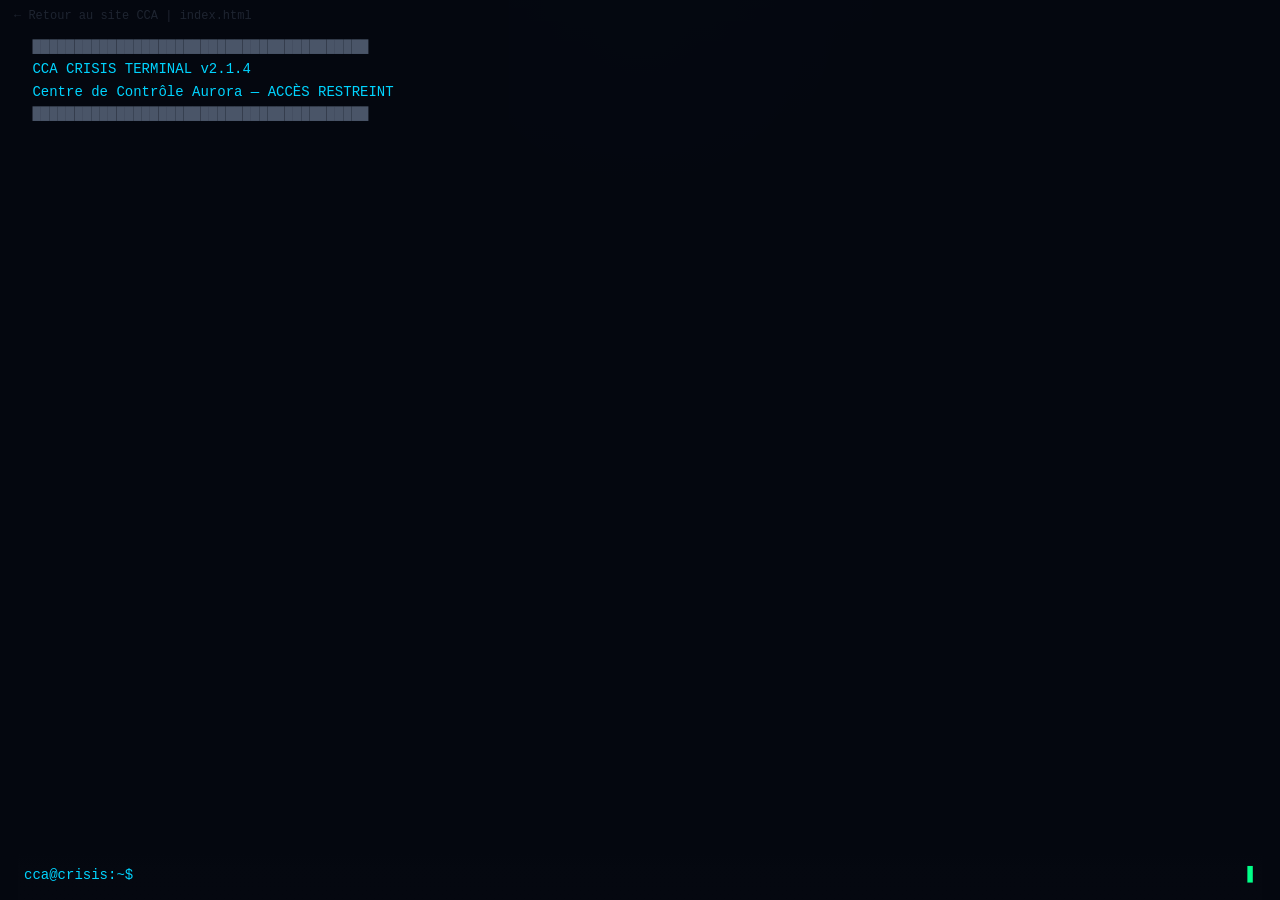
<file: crisis-terminal.html>
<!DOCTYPE html>
<html lang="fr">
<head>
  <meta charset="UTF-8" />
  <meta name="viewport" content="width=device-width, initial-scale=1.0, maximum-scale=1.0, viewport-fit=cover" />
  <title>CCA Crisis Terminal</title>
  <style>
    :root {
      --color-primary: #00FF88;
      --color-secondary: #00D4FF;
      --color-error: #FF3B3B;
      --color-warning: #FFA500;
      --color-muted: #4A5568;
      --color-bg: #050810;
      --color-panel: rgba(5, 8, 16, 0.98);
      --font-mono: "Courier New", "Space Mono", monospace;
    }

    * { box-sizing: border-box; }

    html, body {
      margin: 0;
      width: 100%;
      height: 100%;
      overflow: hidden;
      background: var(--color-bg);
      color: var(--color-primary);
      font-family: var(--font-mono);
    }

    body {
      font-size: 14px;
      line-height: 1.6;
      background:
        radial-gradient(circle at 50% 0%, rgba(0, 212, 255, 0.08), transparent 30%),
        linear-gradient(180deg, rgba(0, 255, 136, 0.03), transparent 28%, rgba(0, 255, 136, 0.02));
    }

    body::before {
      content: "";
      position: fixed;
      inset: 0;
      pointer-events: none;
      background: repeating-linear-gradient(180deg, rgba(255, 255, 255, 0.03) 0, rgba(255, 255, 255, 0.03) 1px, transparent 1px, transparent 4px);
      opacity: 0.025;
      z-index: 0;
    }

    body::after {
      content: "";
      position: fixed;
      inset: 0;
      pointer-events: none;
      background: linear-gradient(180deg, transparent, rgba(0, 0, 0, 0.12), transparent);
      animation: sweep 8s linear infinite;
      opacity: 0.35;
      z-index: 0;
    }

    @keyframes sweep {
      from { transform: translateY(-16%); }
      to { transform: translateY(16%); }
    }

    a { color: inherit; }

    .terminal-link {
      position: fixed;
      top: 10px;
      left: 14px;
      z-index: 3;
      font-size: 12px;
      line-height: 1;
      text-decoration: none;
      color: rgba(74, 85, 104, 0.9);
      opacity: 0.42;
      transition: opacity 180ms ease, color 180ms ease;
    }

    .terminal-link:hover,
    .terminal-link:focus-visible {
      opacity: 0.9;
      color: rgba(0, 212, 255, 0.95);
      outline: none;
    }

    .terminal-shell {
      position: relative;
      z-index: 1;
      display: flex;
      flex-direction: column;
      width: 100vw;
      height: 100dvh;
      padding: 26px 18px 0;
      background: var(--color-panel);
    }

    .terminal-output {
      flex: 1;
      overflow-y: auto;
      overflow-x: hidden;
      padding: 10px 6px 18px;
      scrollbar-width: thin;
      scrollbar-color: rgba(0, 212, 255, 0.85) rgba(4, 8, 16, 0.95);
    }

    .terminal-output::-webkit-scrollbar { width: 10px; }
    .terminal-output::-webkit-scrollbar-track { background: rgba(4, 8, 16, 0.95); }
    .terminal-output::-webkit-scrollbar-thumb {
      background: rgba(0, 212, 255, 0.78);
      border-radius: 999px;
      border: 2px solid rgba(4, 8, 16, 0.95);
    }

    .line {
      margin: 0;
      min-height: 1.6em;
      white-space: pre-wrap;
      word-break: break-word;
    }

    .secondary { color: var(--color-secondary); }
    .error { color: var(--color-error); }
    .warning { color: var(--color-warning); }
    .muted { color: var(--color-muted); }
    .directory { color: var(--color-secondary); }
    .file { color: var(--color-primary); }
    .command-echo { color: var(--color-secondary); }
    .status-box { color: var(--color-primary); }
    .header { color: var(--color-secondary); }
    .glitch { color: var(--color-error); text-shadow: 0 0 6px rgba(255, 59, 59, 0.55), -1px 0 rgba(0, 212, 255, 0.4); }

    .terminal-input-bar {
      position: sticky;
      bottom: 0;
      z-index: 2;
      display: flex;
      align-items: baseline;
      gap: 10px;
      width: 100%;
      padding: 10px 6px calc(14px + env(safe-area-inset-bottom));
      background: linear-gradient(180deg, rgba(5, 8, 16, 0), rgba(5, 8, 16, 0.88) 28%, rgba(5, 8, 16, 0.98));
    }

    .prompt-label {
      flex: none;
      color: var(--color-secondary);
      white-space: nowrap;
    }

    .command-input {
      flex: 1;
      min-width: 0;
      border: 0;
      outline: none;
      background: transparent;
      color: var(--color-primary);
      font: inherit;
      caret-color: var(--color-primary);
      padding: 0;
      margin: 0;
    }

    .command-input::placeholder { color: rgba(0, 255, 136, 0.28); }

    .cursor-block {
      flex: none;
      color: var(--color-primary);
      animation: blink 1s steps(1, end) infinite;
    }

    @keyframes blink {
      0%, 49% { opacity: 1; }
      50%, 100% { opacity: 0; }
    }

    @media (max-width: 767px) {
      body { font-size: 12px; }
      .terminal-shell { padding: 12px 12px 0; }
      .terminal-link { top: 8px; left: 10px; font-size: 11px; }
    }
  </style>
</head>
<body>
  <a class="terminal-link" href="index.html">← Retour au site CCA | index.html</a>

  <main class="terminal-shell" id="terminalShell" aria-label="Terminal de crise CCA">
    <div class="terminal-output" id="terminalOutput" aria-live="polite" aria-atomic="false"></div>

    <form class="terminal-input-bar" id="commandForm" autocomplete="off" spellcheck="false">
      <span class="prompt-label" id="promptLabel">cca@crisis:~$</span>
      <input class="command-input" id="commandInput" type="text" inputmode="text" aria-label="Commande terminal" autocomplete="off" autocapitalize="off" autocorrect="off" spellcheck="false" disabled />
      <span class="cursor-block" aria-hidden="true">▋</span>
    </form>
  </main>

  <script>
    (() => {
      const terminalOutput = document.getElementById('terminalOutput');
      const commandForm = document.getElementById('commandForm');
      const commandInput = document.getElementById('commandInput');
      const promptLabel = document.getElementById('promptLabel');

      const bootTimestamp = formatTimestamp(new Date());
      const commandHistory = [];
      const COMMANDS = ['ls', 'cd', 'read', 'cat', 'status', 'help', 'clear', 'whoami', 'exit'];

      const bootLines = [
        '████████████████████████████████████████',
        'CCA CRISIS TERMINAL v2.1.4',
        'Centre de Contrôle Aurora — ACCÈS RESTREINT',
        '████████████████████████████████████████',
        '',
        'Initialisation système...............OK',
        'Chargement protocole OMEGA............OK',
        'Vérification clearance visiteur.......OK',
        'Connexion sécurisée établie...........OK',
        '',
        'NIVEAU DE CRISE ACTUEL : ⚠ MODÉRÉ',
        '',
        'Bienvenue, VISITEUR EXTERNE.',
        'Vous accédez aux dossiers de crise officiels du CCA.',
        'Toutes les informations contenues sont vérifiées et horodatées.',
        '',
        "Tapez 'help' pour la liste des commandes disponibles.",
        '──────────────────────────────────────────────────',
        'cca@crisis:~$ _'
      ];

      const helpText = buildHelpText();

      const virtualFileSystem = {
        type: 'dir',
        children: {
          'help.txt': { type: 'file', content: helpText },
          'dossiers': {
            type: 'dir',
            children: {
              'rumeurs': {
                type: 'dir',
                children: {
                  'aurora_alien.log': {
                    type: 'file',
                    content: `[2025-07-14 09:12:03] RUMEUR DÉTECTÉE — #AuroraAlien
[2025-07-14 09:45:17] Source identifiée : compte anonyme @void_signal
[2025-07-14 11:02:44] Analyse spectrale des formations : initiée
[2025-07-14 14:33:21] CONCLUSION : Formations cristallines d'origine géologique
[2025-07-14 14:33:21] STATUT : ✓ DÉMENTIE OFFICIELLEMENT
[2025-07-14 14:33:22] Voir /dossiers/preuves/analyse_cristaux.txt`
                  },
                  'manipulation_classement.log': {
                    type: 'file',
                    content: `[2025-07-15 08:00:00] RUMEUR DÉTECTÉE — Manipulation résultats classement
[2025-07-15 10:17:33] Enquête interne ouverte — réf. AUDIT-2025-07
[2025-07-15 16:44:09] Agent interne identifié et suspendu
[2025-07-15 18:02:51] STATUT : ✓ CONFIRMÉE ET TRAITÉE
[2025-07-15 18:02:51] Voir /dossiers/preuves/audit_interne.txt`
                  },
                  'secteur7_fuite.log': {
                    type: 'file',
                    content: `[2025-07-16 07:30:00] RUMEUR DÉTECTÉE — Fuite données secteur 7
[2025-07-16 09:15:42] Vérification logs d'accès en cours...
[2025-07-16 12:00:00] STATUT : ⚠ EN COURS DE VÉRIFICATION
[2025-07-16 12:00:00] Mise à jour prévue dans 2h`
                  }
                }
              },
              'preuves': {
                type: 'dir',
                children: {
                  'rapport_scientifique.txt': {
                    type: 'file',
                    content: `RAPPORT SCIENTIFIQUE OFFICIEL — CCA LAB DIVISION
Date : 2025-07-14
Référence : SCI-2025-047-S7

Objet : Analyse spectrale formations cristallines secteur 7

Les formations observées lors de l'EVA du 2025-07-13
(astronautes Laurent & Wong) ont été soumises à une
analyse spectroscopique complète.

Résultats :

- Composition : Silicates ferreux + traces de perchlorates

- Origine : Activité géothermique souterraine confirmée

- Âge estimé : 340 000 à 380 000 ans

- Aucune signature biologique ou artificielle détectée

Conclusion : Les formations sont d'origine naturelle.
La rumeur #AuroraAlien est scientifiquement infondée.

Signé : Dr. Amara Chen — Géologue en chef CCA
Validé : Comité scientifique CCA — 3 membres`
                  },
                  'audit_interne.txt': {
                    type: 'file',
                    content: `RAPPORT AUDIT INTERNE — CONFIDENTIEL DÉCLASSIFIÉ
Date : 2025-07-15
Référence : AUDIT-2025-07

Un agent interne de niveau 2 a modifié les données
de classement de la mission Aurora entre le 2025-07-10
et le 2025-07-14.

Actions prises :
[✓] Agent suspendu et mis en examen — 2025-07-15 16:44
[✓] Données originales restaurées — 2025-07-15 17:01
[✓] Classement officiel republié — 2025-07-15 17:30
[✓] Procédure disciplinaire engagée

Le CCA présente ses excuses aux participants affectés.
Mesures de sécurité renforcées effective immédiatement.`
                  },
                  'telemetrie_eva.dat': {
                    type: 'file',
                    content: `TELEMETRIE EVA — SESSION 2025-07-13
━━━━━━━━━━━━━━━━━━━━━━━━━━━━━━━━━━━
Début sortie    : 08:14:02 UTC
Fin sortie      : 14:47:39 UTC
Durée totale    : 6h 33min 37sec

Astronaute LAURENT
  O2 consommé   : 87.3%
  Pression suit : NOMINALE
  Fréq. cardiaque moy : 94 bpm
  Déplacement total   : 2.3 km

Astronaute WONG
  O2 consommé   : 82.1%
  Pression suit : NOMINALE
  Fréq. cardiaque moy : 88 bpm
  Déplacement total   : 2.1 km

Statut mission  : ✓ SUCCÈS COMPLET
Incidents       : AUCUN`
                  },
                  'analyse_cristaux.txt': {
                    type: 'file',
                    content: `ANALYSE CRISTAUX SECTEUR 7 — RÉSUMÉ PUBLIC
Voir rapport complet : SCI-2025-047-S7

Les cristaux photographiés et diffusés sur les réseaux
sont des formations géologiques naturelles.

Leur apparence lumineuse est due à la réfraction
de la lumière sur les facettes de silicate ferrugineux.

Aucun élément d'origine non naturelle n'a été détecté.`
                  }
                }
              },
              'declarations': {
                type: 'dir',
                children: {
                  'laurent_wong_statement.txt': {
                    type: 'file',
                    content: `DÉCLARATION OFFICIELLE — ASTRONAUTES EN MISSION
Date : 2025-07-15 | Heure : 19:00 UTC

"Nous avons été témoins de formations géologiques
absolument extraordinaires dans le secteur 7.
Leur beauté est naturelle. Leur origine est scientifique.

Nous comprenons la fascination du public, mais nous
tenons à être clairs : il n'y a rien d'autre que
de la science, du travail, et de la passion derrière
notre mission.

Le CCA a toute notre confiance. Les faits parlent."

— Laurent & Wong, équipage Aurora
   Depuis la station, secteur 7`
                  },
                  'communique_officiel.txt': {
                    type: 'file',
                    content: `COMMUNIQUÉ OFFICIEL DU CCA
Date : 2025-07-15 | Ref : COM-2025-089

Face à la circulation de fausses informations,
le CCA active son protocole de transparence totale.

1. La rumeur #AuroraAlien est scientifiquement infondée.
Preuves disponibles dans /dossiers/preuves/

2. La manipulation du classement est confirmée.
Un agent interne a été identifié et suspendu.
Les données ont été restaurées intégralement.

3. L'équipage est en bonne santé et en sécurité.
Voir télémétrie dans /dossiers/preuves/telemetrie_eva.dat

Le CCA s'engage à publier chaque mise à jour ici
en temps réel, horodatée et signée.

— Direction CCA`
                  },
                  'msg_commandant.txt': {
                    type: 'file',
                    content: `MESSAGE DU COMMANDANT — USAGE INTERNE DÉCLASSIFIÉ
Date : 2025-07-15 22:14:00

À tous les membres du CCA et au public,

Ce que nous vivons est un test de notre intégrité.
Nous l'avons passé.

La vérité n'a pas besoin d'être défendue.
Elle a besoin d'être montrée.

C'est ce que nous faisons.

— Commandant Reyes
  Centre de Contrôle Aurora`
                  }
                }
              },
              'faq.txt': {
                type: 'file',
                content: `FAQ — QUESTIONS FRÉQUENTES
━━━━━━━━━━━━━━━━━━━━━━━━━━

Q: Les cristaux du secteur 7 sont-ils d'origine extraterrestre ?
R: Non. Analyse scientifique complète disponible dans /dossiers/preuves/

Q: Le classement a-t-il vraiment été manipulé ?
R: Oui. Un agent interne est responsable. Voir audit_interne.txt.

Q: L'équipage est-il en danger ?
R: Non. Télémétrie complète disponible. Mission un succès total.

Q: Pourquoi le CCA n'a pas communiqué plus vite ?
R: La vérification des faits prend du temps.
   Nous préférons la vérité à la vitesse.

Q: Où voir les preuves complètes ?
R: cd dossiers/preuves puis ls pour tout lister.`
              }
            }
          }
        }
      };

      let currentPath = [];
      let historyIndex = -1;
      let historyDraft = '';
      let isBusy = true;
      let activeGlitchTimer = null;
      let fastForwardRequested = false;
      let pendingSleepCancels = [];

      function sleep(ms) {
        if (fastForwardRequested) {
          return Promise.resolve();
        }
        return new Promise((resolve) => {
          let settled = false;
          const cancel = () => {
            if (settled) {
              return;
            }
            settled = true;
            clearTimeout(timeoutId);
            pendingSleepCancels = pendingSleepCancels.filter((entry) => entry !== cancel);
            resolve();
          };
          pendingSleepCancels.push(cancel);
          const timeoutId = setTimeout(() => {
            if (settled) {
              return;
            }
            settled = true;
            pendingSleepCancels = pendingSleepCancels.filter((entry) => entry !== cancel);
            resolve();
          }, ms);
        });
      }

      function requestFastForward() {
        if (fastForwardRequested) {
          return;
        }
        fastForwardRequested = true;
        const cancels = pendingSleepCancels.slice();
        pendingSleepCancels = [];
        for (const cancel of cancels) {
          cancel();
        }
      }

      function formatTimestamp(date) {
        const pad = (value) => String(value).padStart(2, '0');
        return `${date.getFullYear()}-${pad(date.getMonth() + 1)}-${pad(date.getDate())} ${pad(date.getHours())}:${pad(date.getMinutes())}:${pad(date.getSeconds())}`;
      }

      function escapeHtml(value) {
        return String(value)
          .replaceAll('&', '&amp;')
          .replaceAll('<', '&lt;')
          .replaceAll('>', '&gt;')
          .replaceAll('"', '&quot;')
          .replaceAll("'", '&#39;');
      }

      function scrollToBottom() {
        terminalOutput.scrollTop = terminalOutput.scrollHeight;
      }

      function appendLine(text = '', className = '') {
        const line = document.createElement('div');
        line.className = ['line', className].filter(Boolean).join(' ');
        line.textContent = text || '\u00A0';
        terminalOutput.appendChild(line);
        scrollToBottom();
        return line;
      }

      function appendHtmlLine(html, className = '') {
        const line = document.createElement('div');
        line.className = ['line', className].filter(Boolean).join(' ');
        line.innerHTML = html;
        terminalOutput.appendChild(line);
        scrollToBottom();
        return line;
      }

      async function typeLine(text, className = '', charDelay = 80) {
        const line = appendLine('', className);
        const fullText = String(text);
        if (fastForwardRequested || charDelay <= 0) {
          line.textContent = fullText.length === 0 ? '\u00A0' : fullText;
          scrollToBottom();
          return line;
        }
        const characters = Array.from(fullText);
        if (characters.length === 0) {
          line.textContent = '\u00A0';
          return line;
        }
        for (const character of characters) {
          if (fastForwardRequested) {
            line.textContent = fullText;
            scrollToBottom();
            return line;
          }
          line.textContent += character;
          scrollToBottom();
          await sleep(charDelay);
        }
        return line;
      }

      async function typeBlock(text, className = '', charDelay = 14, lineDelay = 0) {
        const lines = String(text).split('\n');
        for (let index = 0; index < lines.length; index += 1) {
          await typeLine(lines[index], className, charDelay);
          if (index < lines.length - 1) {
            await sleep(lineDelay);
          }
        }
      }

      function buildHelpText() {
        return `COMMANDES DISPONIBLES
──────────────────────
ls              Lister le contenu du dossier
cd [dossier]    Naviguer dans un dossier
cd ..           Remonter d'un niveau
read [fichier]  Lire un fichier
cat [fichier]   Alias de read
status          Afficher le niveau de crise
clear           Effacer le terminal
whoami          Qui êtes-vous ?
exit            Retourner au site principal
help            Afficher cette aide`;
      }

      function getPromptPath() {
        return currentPath.length === 0 ? '~' : `~/${currentPath.join('/')}`;
      }

      function updatePrompt() {
        promptLabel.textContent = `cca@crisis:${getPromptPath()}$`;
      }

      function setBusy(state) {
        isBusy = state;
        commandInput.disabled = state;
      }

      function getNodeBySegments(segments) {
        let node = virtualFileSystem;
        for (const segment of segments) {
          if (!node || node.type !== 'dir') {
            return null;
          }
          node = node.children?.[segment] ?? null;
        }
        return node;
      }

      function resolvePath(rawPath) {
        const pathText = String(rawPath || '').trim();
        if (pathText === '' || pathText === '.') {
          return [...currentPath];
        }
        if (pathText === '~' || pathText === '/') {
          return [];
        }

        let segments = pathText.startsWith('/') || pathText.startsWith('~') ? [] : [...currentPath];
        let remainder = pathText;

        if (remainder.startsWith('~')) {
          remainder = remainder.slice(1);
        }
        if (remainder.startsWith('/')) {
          remainder = remainder.slice(1);
        }

        for (const part of remainder.split('/')) {
          if (!part || part === '.') {
            continue;
          }
          if (part === '..') {
            if (segments.length > 0) {
              segments.pop();
            }
            continue;
          }
          segments.push(part);
        }

        return segments;
      }

      function listEntries(node) {
        const children = node?.children ?? {};
        return Object.keys(children)
          .map((name) => ({ name, node: children[name] }))
          .sort((left, right) => {
            if (left.node.type !== right.node.type) {
              return left.node.type === 'dir' ? -1 : 1;
            }
            return left.name.localeCompare(right.name, 'fr');
          });
      }

      function countTotalFiles(node = virtualFileSystem) {
        if (!node) {
          return 0;
        }
        if (node.type === 'file') {
          return 1;
        }
        return Object.values(node.children || {}).reduce((total, child) => total + countTotalFiles(child), 0);
      }

      function pluralize(value, singular, plural) {
        return `${value} ${value === 1 ? singular : plural}`;
      }

      function appendCommandEcho(commandText) {
        appendHtmlLine(`<span class="muted">${escapeHtml(promptLabel.textContent)}</span> <span class="command-text">${escapeHtml(commandText)}</span>`, 'command-echo');
      }

      function displayList() {
        const entries = listEntries(getNodeBySegments(currentPath));
        if (entries.length === 0) {
          appendLine('(dossier vide)', 'muted');
          return;
        }
        for (const entry of entries) {
          appendLine(entry.node.type === 'dir' ? `${entry.name}/` : entry.name, entry.node.type === 'dir' ? 'directory' : 'file');
        }
        const dirs = entries.filter((entry) => entry.node.type === 'dir').length;
        const files = entries.length - dirs;
        appendLine('', 'muted');
        appendLine(`${pluralize(dirs, 'dossier', 'dossiers')}, ${pluralize(files, 'fichier', 'fichiers')}`, 'muted');
      }

      function displayHelp() {
        for (const line of helpText.split('\n')) {
          appendLine(line, line.startsWith('COMMANDES DISPONIBLES') ? 'secondary' : 'muted');
        }
      }

      function displayStatus() {
        const boxWidth = 35;
        const lines = [
          'NIVEAU DE CRISE : ⚠ MODÉRÉ',
          `Dernière mise à jour : ${formatTimestamp(new Date())}`,
          'Rumeurs démenties : 2/3',
          `Dossiers disponibles : ${countTotalFiles()}`
        ];
        appendLine('┌' + '─'.repeat(boxWidth) + '┐', 'status-box');
        for (const line of lines) {
          appendLine(`│ ${line.padEnd(boxWidth - 1, ' ')}│`, 'status-box');
        }
        appendLine('└' + '─'.repeat(boxWidth) + '┘', 'status-box');
      }

      async function displayFile(rawPath) {
        const normalizedPath = String(rawPath || '').trim();
        const node = getNodeBySegments(resolvePath(normalizedPath));
        if (!node || node.type !== 'file') {
          appendLine("Fichier introuvable. Utilisez 'ls' pour lister.", 'error');
          return;
        }
        const filename = normalizedPath.split('/').filter(Boolean).pop() || normalizedPath;
        appendLine(`=== Ouverture ${filename} — ${formatTimestamp(new Date())} ===`, 'header');
        await typeBlock(filename === 'help.txt' ? helpText : node.content, 'file', 6, 0);
      }

      function displayWhoAmI() {
        appendLine('VISITEUR EXTERNE — CLEARANCE NIVEAU OMEGA ACCORDÉE', 'secondary');
        appendLine('Accès en lecture seule aux dossiers déclassifiés.', 'muted');
        appendLine(`Session initiée : ${bootTimestamp}`, 'muted');
        appendLine('Activité enregistrée.', 'muted');
      }

      function displayWhoAmIAsciiArt() {
        const asciiArt = `                                                                                  @@@@@@@@@@@@@@@@              
          @@@@@@@@@@@@@@@@@@@@@@@@          
        @@@@@@@@@@@@@@@@@@@@@@@@@@@@@       
      @@@@@@@@@@@#+-----=*%@@@@@@@@@@@      
    @@@@@@@@@#-=%@@@@@@@@@@@**%@@@@@@@@@    
   @@@@@@@@=+%@@@@@@@@@@@@@@@@@@@@@@@@@@@   
  @@@@@@@+-@@@@@@@@@@@@@@@@@@@@@@@@@@@@@@@  
 @@@@@@@=*@@@@@@@@@@@@@@@@@@@@@@@@@@@@@@@@@ 
@@@@@@@+*@@@@@@@@@@@@@@@@@@@@@@@@@@@@@@@@@@@
@@@@@@#-+....+%%@@@@@@@@@@@@@@@@@@@@@@@@@@@@
@@@@@@-...........+%@@@@@@@@@@@@@@@@@@@@@@@@
@@@@@@:.............:+@@@@@@@@@@@@@@@#@@@@@@
@@@@@@:...............:@@@@@@@@@@@@@@:@@@@@@
@@@@@@=.................#@@@@@@@@@@@%-@@@@@@
@@@@@@%.................:#@@@@@@@@@@=#@@@@@@
@@@@@@@#.................=@@@@@@@@@*+@@@@@@@
 @@@@@@@*.................#@@@@@@@*=@@@@@@@ 
  @@@@@@@%................#@@@@@@-+@@@@@@@  
   @@@@@@@@*:.............#@@@%+=%@@@@@@@   
    @@@@@@@@@%+..........-%%=-#@@@@@@@@@    
      @@@@@@@@@@@%*=::::-+#@@@@@@@@@@@      
        @@@@@@@@@@@@@@@@@@@@@@@@@@@@        
          @@@@@@@@@@@@@@@@@@@@@@@@          
              @@@@@@@@@@@@@@@@              `;

        for (const line of asciiArt.split('\n')) {
          appendLine(line, 'secondary');
        }
      }

      function displayUnknown(command) {
        appendLine(`Commande inconnue : '${command}'. Tapez 'help' pour l'aide.`, 'error');
      }

      function displayAlienWarning() {
        appendLine('[ERREUR 403] — Terme non reconnu dans notre base de données.', 'error');
        appendLine("Suggestion : essayez 'read aurora_alien.log' pour les faits.", 'warning');
      }

      function displaySudoWarning() {
        appendLine('Vous n\'êtes pas dans le fichier sudoers.', 'warning');
        appendLine('Cet incident sera signalé.', 'warning');
        appendLine('...', 'warning');
        appendLine('(non, c\'est une blague. Mais vos accès restent en lecture seule.)', 'muted');
      }

      async function displayAuroraQuote() {
        await typeBlock('Les étoiles ne mentent pas.\nLes hommes, parfois.\nMais les cristaux... jamais.\n— Source inconnue, secteur 7', 'secondary', 65, 360);
      }

      async function runGlitchSequence(lines, duration) {
        const glitchLine = appendLine(lines[0], 'glitch');
        const start = Date.now();
        if (activeGlitchTimer) {
          clearInterval(activeGlitchTimer);
        }
        activeGlitchTimer = setInterval(() => {
          const elapsed = Date.now() - start;
          const source = lines[Math.floor((elapsed / 120) % lines.length)];
          glitchLine.textContent = scrambleText(source);
          scrollToBottom();
          if (elapsed >= duration) {
            clearInterval(activeGlitchTimer);
            activeGlitchTimer = null;
          }
        }, 60);
        await sleep(duration);
        if (activeGlitchTimer) {
          clearInterval(activeGlitchTimer);
          activeGlitchTimer = null;
        }
        glitchLine.textContent = scrambleText(lines[lines.length - 1]);
        scrollToBottom();
      }

      function scrambleText(text) {
        const characters = '█▓▒░#@$%&*+~=!?<>/\\|';
        return String(text).split('').map((character) => {
          if (character === ' ' || Math.random() > 0.58) {
            return character;
          }
          return characters[Math.floor(Math.random() * characters.length)];
        }).join('');
      }

      async function displayHackSequence() {
        await runGlitchSequence(['████ TENTATIVE INTRUSION ████', '██ ACCÈS NON AUTORISÉ ██', '█ CONTRE-MESURES EN COURS █'], 1000);
        appendLine('Tentative détectée. Contre-mesures activées.', 'error');
        appendLine('...', 'error');
        appendLine('Vous avez regardé trop de films.', 'muted');
        appendLine('Accès maintenu. Bonne journée.', 'secondary');
      }

      async function displaySecteur7Glitch() {
        await runGlitchSequence(['TELEMETRIE EVA : SIGNAL INSTABLE', 'TRAME DE DONNÉES : CORROMPUE', 'RECALAGE EN COURS...'], 2000);
        appendLine('Accès stabilisé. Les données sont intègres.', 'secondary');
      }

      async function executeCommand(rawInput) {
        const inputText = String(rawInput || '').trim();
        if (!inputText) {
          return;
        }

        appendCommandEcho(inputText);
        const [command, ...rest] = inputText.split(/\s+/);
        const lowerCommand = command.toLowerCase();
        const argument = rest.join(' ');

        switch (lowerCommand) {
          case 'ls':
            displayList();
            break;
          case 'cd': {
            const targetPath = argument.trim() || '~';
            if (targetPath === '..' && currentPath.length > 0) {
              currentPath.pop();
              updatePrompt();
              break;
            }
            const targetSegments = resolvePath(targetPath);
            const targetNode = getNodeBySegments(targetSegments);
            if (!targetNode || targetNode.type !== 'dir') {
              appendLine(`bash: cd: ${targetPath}: Aucun fichier ou dossier de ce type`, 'error');
              break;
            }
            currentPath = targetSegments;
            updatePrompt();
            break;
          }
          case 'read':
          case 'cat':
            if (!argument.trim()) {
              appendLine("Fichier introuvable. Utilisez 'ls' pour lister.", 'error');
              break;
            }
            await displayFile(argument.trim());
            break;
          case 'status':
            displayStatus();
            break;
          case 'help':
            displayHelp();
            break;
          case 'clear':
            terminalOutput.innerHTML = '';
            break;
          case 'whoami':
            displayWhoAmIAsciiArt();
            break;
          case 'who_ami':
            displayWhoAmIAsciiArt();
            break;
          case 'exit':
            appendLine('Déconnexion... Au revoir.', 'warning');
            setBusy(true);
            setTimeout(() => {
              window.location.href = 'index.html';
            }, 1500);
            return;
          case 'aurora':
            await displayAuroraQuote();
            break;
          case 'secteur7':
            await displaySecteur7Glitch();
            break;
          case 'alien':
            displayAlienWarning();
            break;
          case 'sudo':
            displaySudoWarning();
            break;
          case 'hack':
          case 'hacker':
            await displayHackSequence();
            break;
          case 'reyes':
            appendLine('[MESSAGE PRIVÉ DÉCLASSIFIÉ — COMMANDANT REYES]', 'secondary');
            appendLine("'Si tu lis ceci, tu as cherché.", 'muted');
            appendLine("Les curieux sont les bienvenus ici.'", 'muted');
            appendLine('— R.', 'secondary');
            break;
          default:
            displayUnknown(command);
            break;
        }
      }

      function commitHistory(value) {
        const trimmed = String(value || '').trim();
        if (!trimmed) {
          return;
        }
        if (commandHistory[commandHistory.length - 1] !== trimmed) {
          commandHistory.push(trimmed);
        }
        while (commandHistory.length > 20) {
          commandHistory.shift();
        }
      }

      function resetHistoryNavigation() {
        historyIndex = -1;
        historyDraft = '';
      }

      function applyHistory(direction) {
        if (commandHistory.length === 0) {
          return;
        }
        if (historyIndex === -1) {
          historyDraft = commandInput.value;
          historyIndex = commandHistory.length;
        }
        historyIndex += direction;
        if (historyIndex < 0) {
          historyIndex = 0;
        }
        if (historyIndex >= commandHistory.length) {
          historyIndex = commandHistory.length;
          commandInput.value = historyDraft;
          return;
        }
        commandInput.value = commandHistory[historyIndex];
        requestAnimationFrame(() => {
          commandInput.setSelectionRange(commandInput.value.length, commandInput.value.length);
        });
      }

      function getAutocompleteMatches(fragment, pool) {
        const lowerFragment = fragment.toLowerCase();
        return pool.filter((item) => item.toLowerCase().startsWith(lowerFragment));
      }

      function commonPrefix(values) {
        if (values.length === 0) {
          return '';
        }
        let prefix = values[0];
        for (const value of values.slice(1)) {
          while (!value.toLowerCase().startsWith(prefix.toLowerCase()) && prefix.length > 0) {
            prefix = prefix.slice(0, -1);
          }
        }
        return prefix;
      }

      function autocompleteInput() {
        const value = commandInput.value;
        const cursorPosition = commandInput.selectionStart ?? value.length;
        const beforeCursor = value.slice(0, cursorPosition);
        const afterCursor = value.slice(commandInput.selectionEnd ?? cursorPosition);
        const tokenStart = Math.max(beforeCursor.lastIndexOf(' '), beforeCursor.lastIndexOf('\t')) + 1;
        const token = beforeCursor.slice(tokenStart);
        const commandPart = beforeCursor.trimStart().split(/\s+/)[0] || '';
        const isFirstToken = !beforeCursor.includes(' ');

        let matches = [];
        if (isFirstToken) {
          matches = getAutocompleteMatches(token, COMMANDS);
        } else if (['cd', 'read', 'cat'].includes(commandPart.toLowerCase())) {
          const slashIndex = token.lastIndexOf('/');
          const pathBase = slashIndex >= 0 ? token.slice(0, slashIndex + 1) : '';
          const searchName = slashIndex >= 0 ? token.slice(slashIndex + 1) : token;
          const targetSegments = resolvePath(pathBase || '.');
          const targetNode = getNodeBySegments(targetSegments);
          const children = targetNode?.type === 'dir' ? Object.keys(targetNode.children || {}) : [];
          matches = getAutocompleteMatches(searchName, children).map((child) => `${pathBase}${child}`);
          if (commandPart.toLowerCase() === 'cd') {
            matches.unshift('..');
          }
        }

        if (matches.length === 0) {
          return;
        }

        const replacement = matches.length === 1 ? matches[0] : commonPrefix(matches);
        commandInput.value = value.slice(0, tokenStart) + replacement + afterCursor;
        const nextCaret = (value.slice(0, tokenStart) + replacement).length;
        requestAnimationFrame(() => commandInput.setSelectionRange(nextCaret, nextCaret));
      }

      commandForm.addEventListener('submit', async (event) => {
        event.preventDefault();
        if (isBusy) {
          return;
        }
        const value = commandInput.value;
        commitHistory(value);
        resetHistoryNavigation();
        commandInput.value = '';
        setBusy(true);
        await executeCommand(value);
        if (!value.trim().toLowerCase().startsWith('exit')) {
          setBusy(false);
          commandInput.focus();
        }
        scrollToBottom();
      });

      commandInput.addEventListener('keydown', (event) => {
        if (event.key === 'ArrowUp') {
          event.preventDefault();
          applyHistory(-1);
          return;
        }
        if (event.key === 'ArrowDown') {
          event.preventDefault();
          applyHistory(1);
          return;
        }
        if (event.key === 'Tab') {
          event.preventDefault();
          autocompleteInput();
          return;
        }
        if (event.key === 'Escape') {
          commandInput.value = '';
          resetHistoryNavigation();
        }
      });

      document.addEventListener('keydown', (event) => {
        if (event.key === ' ' && isBusy) {
          event.preventDefault();
          requestFastForward();
        }
      });

      commandInput.addEventListener('input', () => {
        resetHistoryNavigation();
      });

      document.addEventListener('click', (event) => {
        const target = event.target;
        if (!(target instanceof Element)) {
          return;
        }
        if (target.closest('a, button, input, textarea, select, label')) {
          return;
        }
        commandInput.focus();
      });

      window.addEventListener('resize', scrollToBottom);

      async function boot() {
        setBusy(true);
        updatePrompt();
        terminalOutput.innerHTML = '';
        for (const line of bootLines) {
          if (line === '') {
            appendLine('', 'muted');
            await sleep(20);
            continue;
          }
          const className = line.includes('CCA CRISIS TERMINAL') || line.includes('Centre de Contrôle Aurora') ? 'secondary' : 'muted';
          await typeLine(line, className, 8);
          await sleep(20);
        }
        setBusy(false);
        commandInput.focus();
      }

      boot();
    })();
  </script>
</body>
</html>
</file>
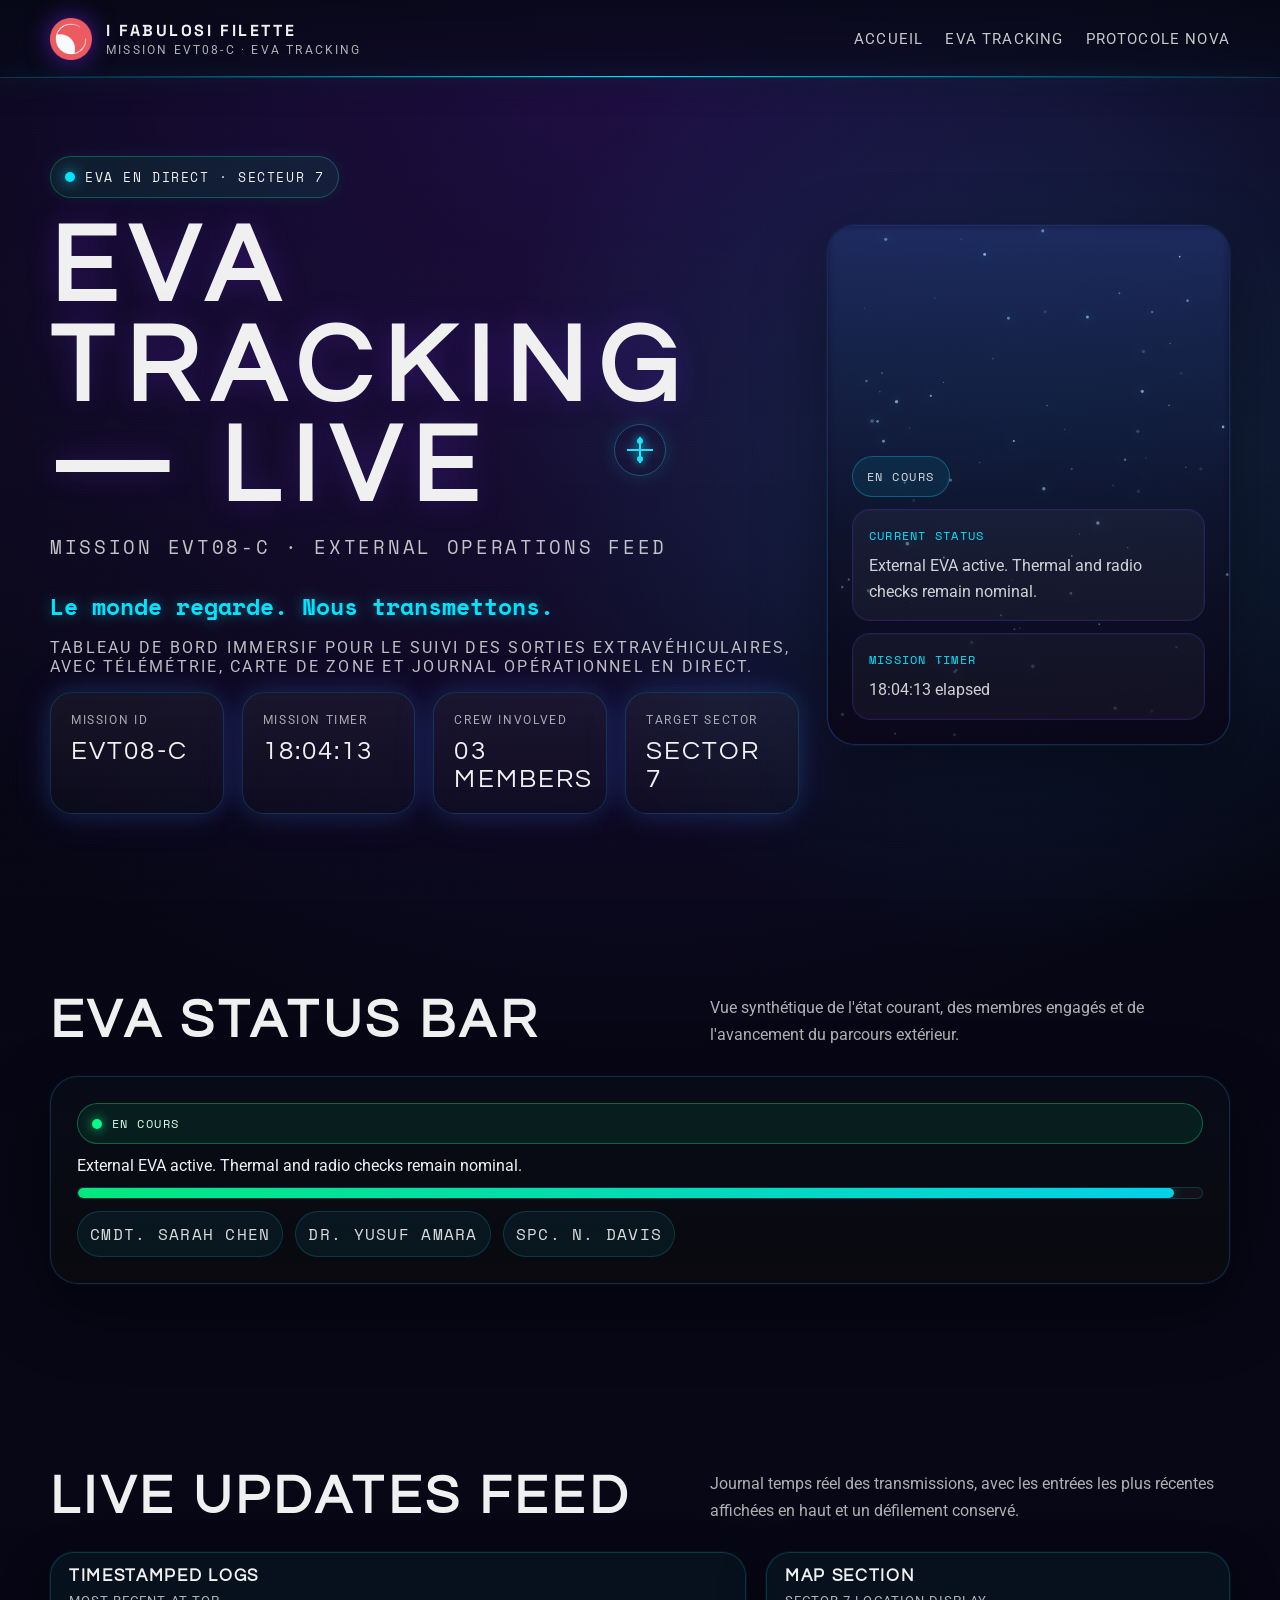
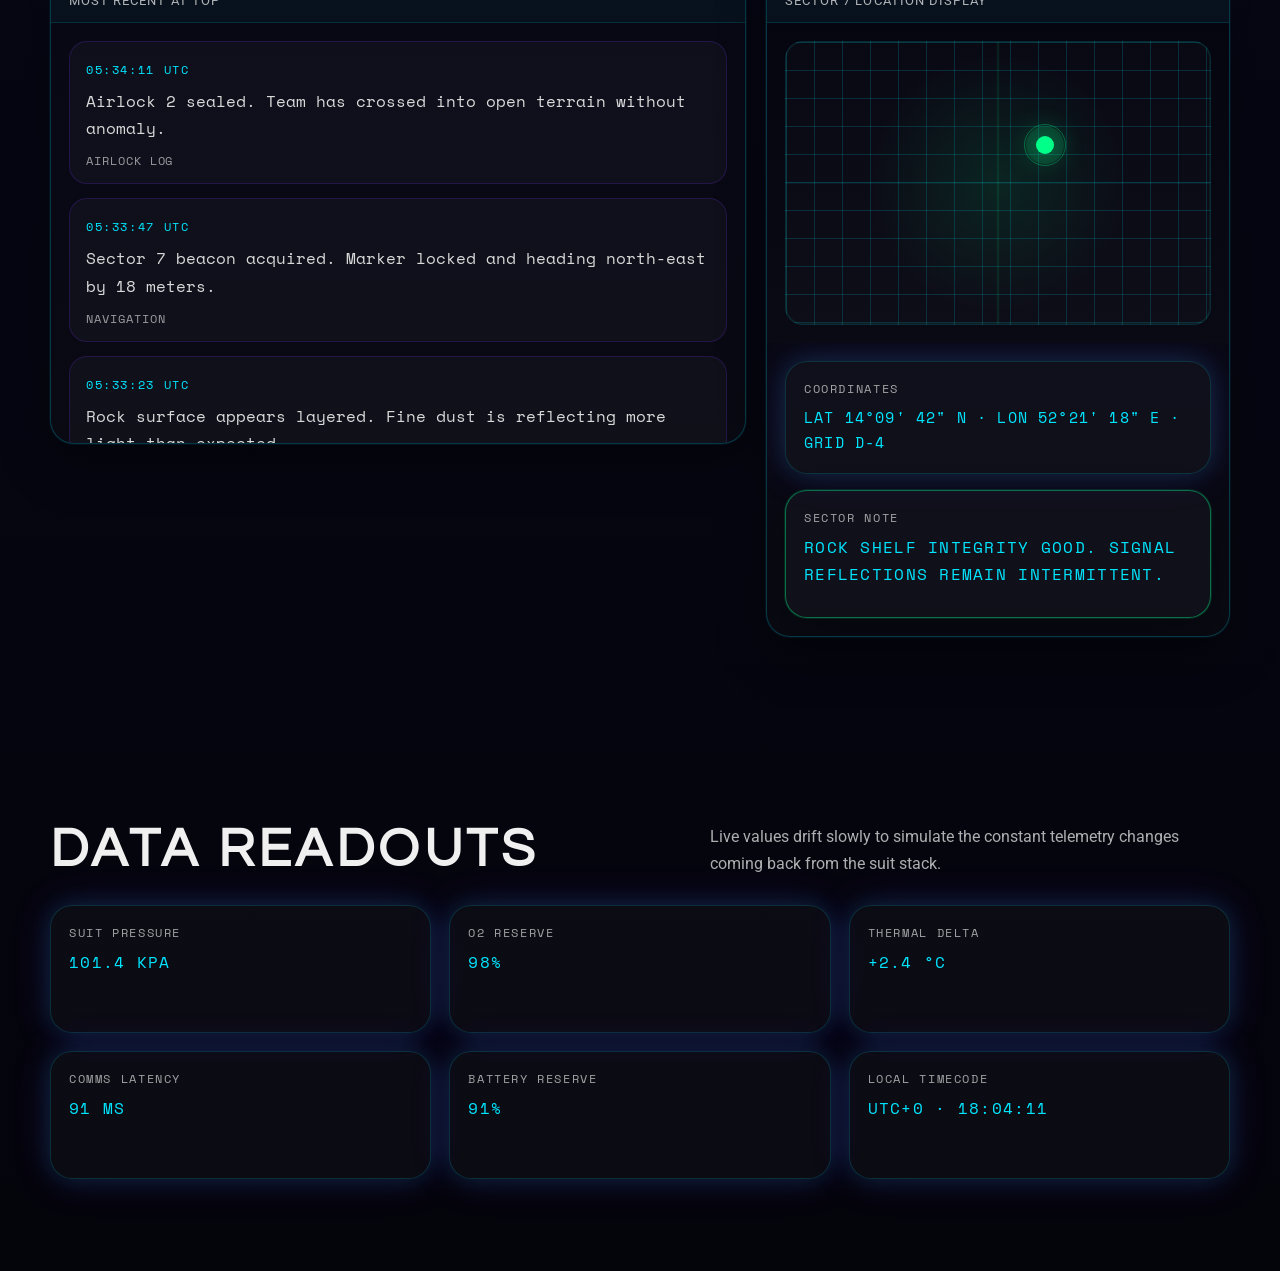
<file: eva-tracking.html>
<!DOCTYPE html>
<html lang="fr">
<head>
  <meta charset="UTF-8" />
  <meta name="viewport" content="width=device-width, initial-scale=1.0" />
  <title>I Fabulosi Filette | EVA Tracking EVT08-C</title>
  <meta name="description" content="Tableau de bord EVA en direct pour la mission EVT08-C, secteur 7." />
  <link rel="preconnect" href="https://fonts.googleapis.com" />
  <link rel="preconnect" href="https://fonts.gstatic.com" crossorigin />
  <link href="https://fonts.googleapis.com/css2?family=Roboto:wght@400;500;700;900&family=Space+Grotesk:wght@400;500;700&family=Space+Mono:wght@400;700&family=Questrial&display=swap" rel="stylesheet" />
  <link rel="stylesheet" href="style.css" />
  <link rel="icon" href="assets/logo_jaune.png" />
</head>
<body class="eva-page">
  <div class="ambient-orbits" aria-hidden="true"></div>
  <div class="cursor" aria-hidden="true"><div class="cursor-ring"></div><span></span></div>
  <div class="gallery-tooltip" id="galleryTooltip" aria-hidden="true"></div>

  <header class="site-header">
    <div class="container header-inner">
      <a class="brand" href="index.html#accueil" aria-label="Retour à l'accueil">
        <img class="brand-logo" src="assets/logo_rose.png" alt="" aria-hidden="true" />
        <div class="brand-text">
          <strong>I Fabulosi Filette</strong>
          <span>Mission EVT08-C · EVA Tracking</span>
        </div>
      </a>

      <button class="menu-toggle" id="menuToggle" type="button" aria-expanded="false" aria-controls="siteNav" aria-label="Ouvrir le menu">
        <span></span>
      </button>

      <nav class="nav" id="siteNav">
        <a href="index.html">Accueil</a>
        <a href="eva-tracking.html">EVA Tracking</a>
        <a href="nova-discovery.html">Protocole NOVA</a>
    </div>
  </header>

  <main class="page eva-page">
    <section class="hero eva-hero" id="accueil">
      <div class="container hero-grid">
        <div class="hero-copy scroll-reveal">
          <div class="eyebrow"><span class="live-dot" aria-hidden="true"></span> EVA en direct · Secteur 7</div>
          <h1>EVA TRACKING — LIVE</h1>
          <div class="hero-subtitle">Mission EVT08-C · External operations feed</div>
          <p class="typewriter"><strong id="typewriter">Connexion stable. L'équipage progresse vers le point de prélèvement.</strong></p>
          <p class="eva-kicker">Tableau de bord immersif pour le suivi des sorties extravéhiculaires, avec télémétrie, carte de zone et journal opérationnel en direct.</p>

          <div class="eva-dashboard-grid" aria-label="Indicateurs EVA">
            <article class="eva-summary-card">
              <span class="eva-summary-label">Mission ID</span>
              <p class="eva-summary-value">EVT08-C</p>
            </article>
            <article class="eva-summary-card">
              <span class="eva-summary-label">Mission timer</span>
              <p class="eva-summary-value" id="evaTimerHero">00:00:00</p>
            </article>
            <article class="eva-summary-card">
              <span class="eva-summary-label">Crew involved</span>
              <p class="eva-summary-value" id="evaCrewCount">03 members</p>
            </article>
            <article class="eva-summary-card">
              <span class="eva-summary-label">Target sector</span>
              <p class="eva-summary-value">Sector 7</p>
            </article>
          </div>
        </div>

        <aside class="hero-panel scroll-reveal" aria-label="Visualisation EVA">
          <canvas id="starsCanvas"></canvas>
          <div class="panel-overlay">
            <div class="panel-chip" id="evaStatusChip"><span class="status-dot" aria-hidden="true"></span><span id="evaStatusLabel">EN COURS</span></div>
            <div class="panel-grid">
              <div class="panel-card">
                <span class="mini">CURRENT STATUS</span>
                <p id="evaCurrentStatusPanel">Externe E.V.A. active. Suivi thermique et radio nominal.</p>
              </div>
              <div class="panel-card">
                <span class="mini">MISSION TIMER</span>
                <p id="evaTimerPanel">00:00:00 elapsed</p>
              </div>
            </div>
          </div>
        </aside>
      </div>
    </section>

    <section class="section" id="status">
      <div class="container scroll-reveal">
        <div class="section-heading">
          <h2>EVA Status Bar</h2>
          <p>Vue synthétique de l'état courant, des membres engagés et de l'avancement du parcours extérieur.</p>
        </div>

        <div class="eva-shell eva-status-bar">
          <div class="eva-status-chip" id="evaStatusChipInline">
            <span class="status-dot" aria-hidden="true"></span>
            <span id="evaStatusLabelInline">EN COURS</span>
          </div>
          <div id="evaCurrentStatus">Sortie extravéhiculaire stabilisée. Déplacement vers le corridor rocheux du secteur 7.</div>
          <div class="eva-status-track" aria-hidden="true">
            <div class="eva-status-track-fill" id="evaStatusFill"></div>
          </div>
          <div class="eva-crew-list" id="evaCrewList" aria-label="Membres de l'équipage">
            <span class="eva-crew-tag">Cmdt. Sarah Chen</span>
            <span class="eva-crew-tag">Dr. Yusuf Amara</span>
            <span class="eva-crew-tag">Spc. N. Davis</span>
          </div>
        </div>
      </div>
    </section>

    <section class="section" id="feed-map">
      <div class="container scroll-reveal">
        <div class="section-heading">
          <h2>Live Updates Feed</h2>
          <p>Journal temps réel des transmissions, avec les entrées les plus récentes affichées en haut et un défilement conservé.</p>
        </div>

        <div class="eva-dashboard-layout">
          <article class="eva-feed-shell">
            <div class="eva-feed-header">
              <h3>Timestamped logs</h3>
              <p>Most recent at top</p>
            </div>
            <div class="eva-feed-list" id="evaFeed" aria-live="polite" aria-label="Flux des mises à jour EVA"></div>
          </article>

          <aside class="eva-map-shell eva-feed-shell">
            <div class="eva-map-header">
              <h3>Map section</h3>
              <p>Sector 7 location display</p>
            </div>
            <div class="eva-map-stage">
              <div class="eva-map-grid" aria-hidden="true">
                <div class="eva-map-marker" id="evaMapMarker" aria-hidden="true"></div>
              </div>
            </div>
            <div class="eva-map-panel" style="padding: 18px;">
              <div class="eva-coords">
                <span class="label">Coordinates</span>
                <div class="value" id="evaCoordinates">LAT 14°07' 42" N · LON 52°19' 18" E · GRID D-4</div>
              </div>
              <div class="eva-readout">
                <span class="label">Sector note</span>
                <div class="value" id="evaSectorNote">Rock shelf integrity good. Signal reflections remain intermittent.</div>
              </div>
            </div>
          </aside>
        </div>
      </div>
    </section>

    

    <section class="section" id="readouts">
      <div class="container scroll-reveal">
        <div class="section-heading">
          <h2>Data Readouts</h2>
          <p>Live values drift slowly to simulate the constant telemetry changes coming back from the suit stack.</p>
        </div>

        <div class="eva-data-grid" id="evaReadouts">
          <article class="eva-readout">
            <span class="label">Suit pressure</span>
            <div class="value" id="evaPressure">101.3 kPa</div>
          </article>
          <article class="eva-readout">
            <span class="label">O2 reserve</span>
            <div class="value" id="evaOxygen">97%</div>
          </article>
          <article class="eva-readout">
            <span class="label">Thermal delta</span>
            <div class="value" id="evaThermal">+02.4 °C</div>
          </article>
          <article class="eva-readout">
            <span class="label">Comms latency</span>
            <div class="value" id="evaLatency">84 ms</div>
          </article>
          <article class="eva-readout">
            <span class="label">Battery reserve</span>
            <div class="value" id="evaBattery">91%</div>
          </article>
          <article class="eva-readout">
            <span class="label">Local timecode</span>
            <div class="value" id="evaTimecode">UTC+0 · 03:00:00</div>
          </article>
        </div>
      </div>
    </section>
  </main>

  <script src="script.js"></script>
  <script>
    (() => {
      const feed = document.getElementById('evaFeed');
      const timerHero = document.getElementById('evaTimerHero');
      const timerPanel = document.getElementById('evaTimerPanel');
      const currentStatus = document.getElementById('evaCurrentStatus');
      const currentStatusPanel = document.getElementById('evaCurrentStatusPanel');
      const statusFill = document.getElementById('evaStatusFill');
      const statusLabel = document.getElementById('evaStatusLabel');
      const statusLabelInline = document.getElementById('evaStatusLabelInline');
      const crewCount = document.getElementById('evaCrewCount');
      const coordinates = document.getElementById('evaCoordinates');
      const sectorNote = document.getElementById('evaSectorNote');
      const mapMarker = document.getElementById('evaMapMarker');
      const pressure = document.getElementById('evaPressure');
      const oxygen = document.getElementById('evaOxygen');
      const thermal = document.getElementById('evaThermal');
      const latency = document.getElementById('evaLatency');
      const battery = document.getElementById('evaBattery');
      const timecode = document.getElementById('evaTimecode');
      const readoutNodes = document.querySelectorAll('.eva-readout');

      if (!feed || !timerHero || !timerPanel || !currentStatus || !statusFill || !statusLabel || !pressure || !oxygen || !thermal || !latency || !battery || !timecode) {
        return;
      }

      const missionStart = new Date();
      missionStart.setHours(11, 30, 0, 0);
      if (missionStart.getTime() > Date.now()) {
        missionStart.setDate(missionStart.getDate() - 1);
      }
      const startedAt = missionStart.getTime();
      const baseLogs = [
        {
          message: 'Airlock 2 sealed. Team has crossed into open terrain without anomaly.',
          source: 'AIRLOCK LOG'
        },
        {
          message: 'Thermal tether shows nominal load. Shadow sweep completed on the first ridge.',
          source: 'SUIT TELEMETRY'
        },
        {
          message: 'Rock surface appears layered. Fine dust is reflecting more light than expected.',
          source: 'VISUAL FEED'
        },
        {
          message: 'Sector 7 beacon acquired. Marker locked and heading north-east by 18 meters.',
          source: 'NAVIGATION'
        }
      ];

      const statusMessages = [
        'External EVA active. Thermal and radio checks remain nominal.',
        'Suit team moving across the corridor. Visibility stable.',
        'Micro-vibrations detected in the ground grid. Proceeding with caution.',
        'Sample collection underway. No breach in pressure integrity.'
      ];

      let logIndex = 0;
      let xOffset = 64;
      let yOffset = 38;
      let telemetry = {
        pressure: 101.3,
        oxygen: 97,
        thermal: 2.4,
        latency: 84,
        battery: 91
      };

      function pad(value) {
        return String(value).padStart(2, '0');
      }

      function formatElapsed(ms) {
        const totalSeconds = Math.floor(ms / 1000);
        const hours = Math.floor(totalSeconds / 3600);
        const minutes = Math.floor((totalSeconds % 3600) / 60);
        const seconds = totalSeconds % 60;
        return `${pad(hours)}:${pad(minutes)}:${pad(seconds)}`;
      }

      function formatUtcTime(date) {
        const hours = pad(date.getUTCHours());
        const minutes = pad(date.getUTCMinutes());
        const seconds = pad(date.getUTCSeconds());
        return `${hours}:${minutes}:${seconds} UTC`;
      }

      function createFeedItem(message, source, timeStamp) {
        const entry = document.createElement('article');
        entry.className = 'eva-feed-item scroll-reveal is-visible';
        entry.innerHTML = `
          <span class="time">${timeStamp}</span>
          <p class="message">${message}</p>
          <span class="source">${source}</span>
        `;
        return entry;
      }

      function renderFeed(message, source, timeStamp) {
        const item = createFeedItem(message, source, timeStamp);
        feed.prepend(item);

        while (feed.children.length > 8) {
          feed.removeChild(feed.lastElementChild);
        }
      }

      function updateTimer() {
        const elapsed = formatElapsed(Date.now() - startedAt);
        timerHero.textContent = elapsed;
        timerPanel.textContent = `${elapsed} elapsed`;
      }

      function updateStatus() {
        const nextMessage = statusMessages[logIndex % statusMessages.length];
        currentStatus.textContent = nextMessage;
        currentStatusPanel.textContent = nextMessage;
      }

      function updateTelemetry() {
        telemetry.pressure = Math.max(96.2, Math.min(102.8, telemetry.pressure + (Math.random() * 0.5 - 0.18)));
        telemetry.oxygen = Math.max(78, Math.min(99, telemetry.oxygen + (Math.random() * 0.7 - 0.15)));
        telemetry.thermal = Math.max(-2.4, Math.min(7.8, telemetry.thermal + (Math.random() * 0.4 - 0.12)));
        telemetry.latency = Math.max(52, Math.min(146, telemetry.latency + (Math.random() * 10 - 3)));
        telemetry.battery = Math.max(68, Math.min(98, telemetry.battery - (Math.random() * 0.35)));

        pressure.textContent = `${telemetry.pressure.toFixed(1)} kPa`;
        oxygen.textContent = `${Math.round(telemetry.oxygen)}%`;
        thermal.textContent = `${telemetry.thermal >= 0 ? '+' : ''}${telemetry.thermal.toFixed(1)} °C`;
        latency.textContent = `${Math.round(telemetry.latency)} ms`;
        battery.textContent = `${Math.round(telemetry.battery)}%`;
        timecode.textContent = `UTC+0 · ${formatElapsed(Date.now() - startedAt)}`;

        const fill = Math.max(42, Math.min(98, telemetry.oxygen));
        statusFill.style.width = `${fill}%`;

        if (mapMarker) {
          xOffset = 64 + Math.sin(Date.now() / 6000) * 3;
          yOffset = 38 + Math.cos(Date.now() / 7500) * 2;
          mapMarker.style.left = `${xOffset}%`;
          mapMarker.style.top = `${yOffset}%`;
        }

        if (coordinates) {
          const latMinutes = 7 + Math.floor((Date.now() / 1000) % 3);
          const lonMinutes = 19 + Math.floor((Date.now() / 1200) % 3);
          coordinates.textContent = `LAT 14°${pad(latMinutes)}' 42" N · LON 52°${pad(lonMinutes)}' 18" E · GRID D-4`;
        }

        if (sectorNote) {
          sectorNote.textContent = [
            'Rock shelf integrity good. Signal reflections remain intermittent.',
            'Ground texture stable. Heat return levels have risen slightly.',
            'Secondary scan confirmed no obstruction in the east corridor.'
          ][logIndex % 3];
        }

        updateStatus();
        if (readoutNodes.length) {
          readoutNodes.forEach((node) => node.classList.remove('is-highlighted'));
          const highlighted = readoutNodes[logIndex % readoutNodes.length];
          highlighted.classList.add('is-highlighted');
        }

        const stamp = formatUtcTime(new Date());
        renderFeed(
          baseLogs[logIndex % baseLogs.length].message,
          baseLogs[logIndex % baseLogs.length].source,
          stamp
        );

        logIndex += 1;
      }

      if (crewCount) {
        crewCount.textContent = '03 members';
      }

      baseLogs.slice().reverse().forEach((entry, index) => {
        const stamp = formatUtcTime(new Date(Date.now() - (index + 1) * 24000));
        feed.appendChild(createFeedItem(entry.message, entry.source, stamp));
      });

      updateTimer();
      updateTelemetry();

      window.setInterval(updateTimer, 1000);
      window.setInterval(updateTelemetry, 4500);
    })();
  </script>
</body>
</html>
</file>
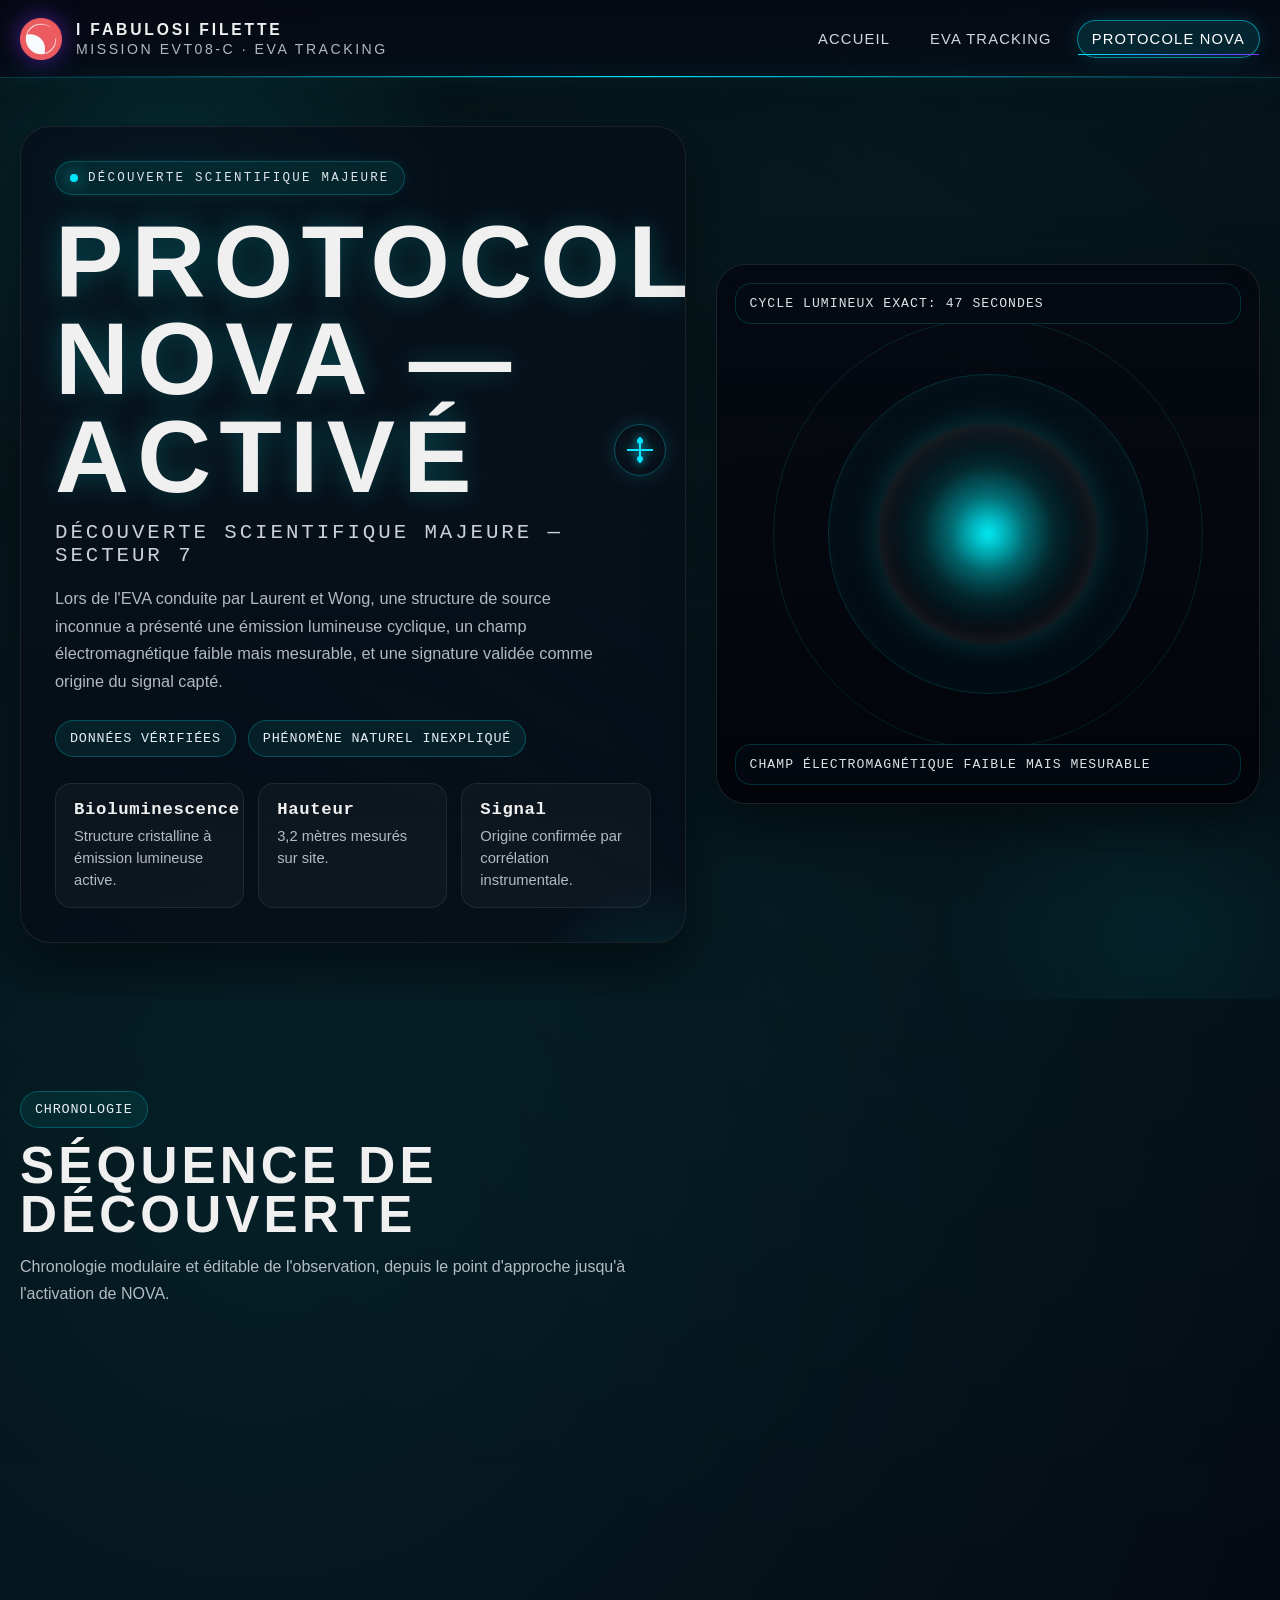
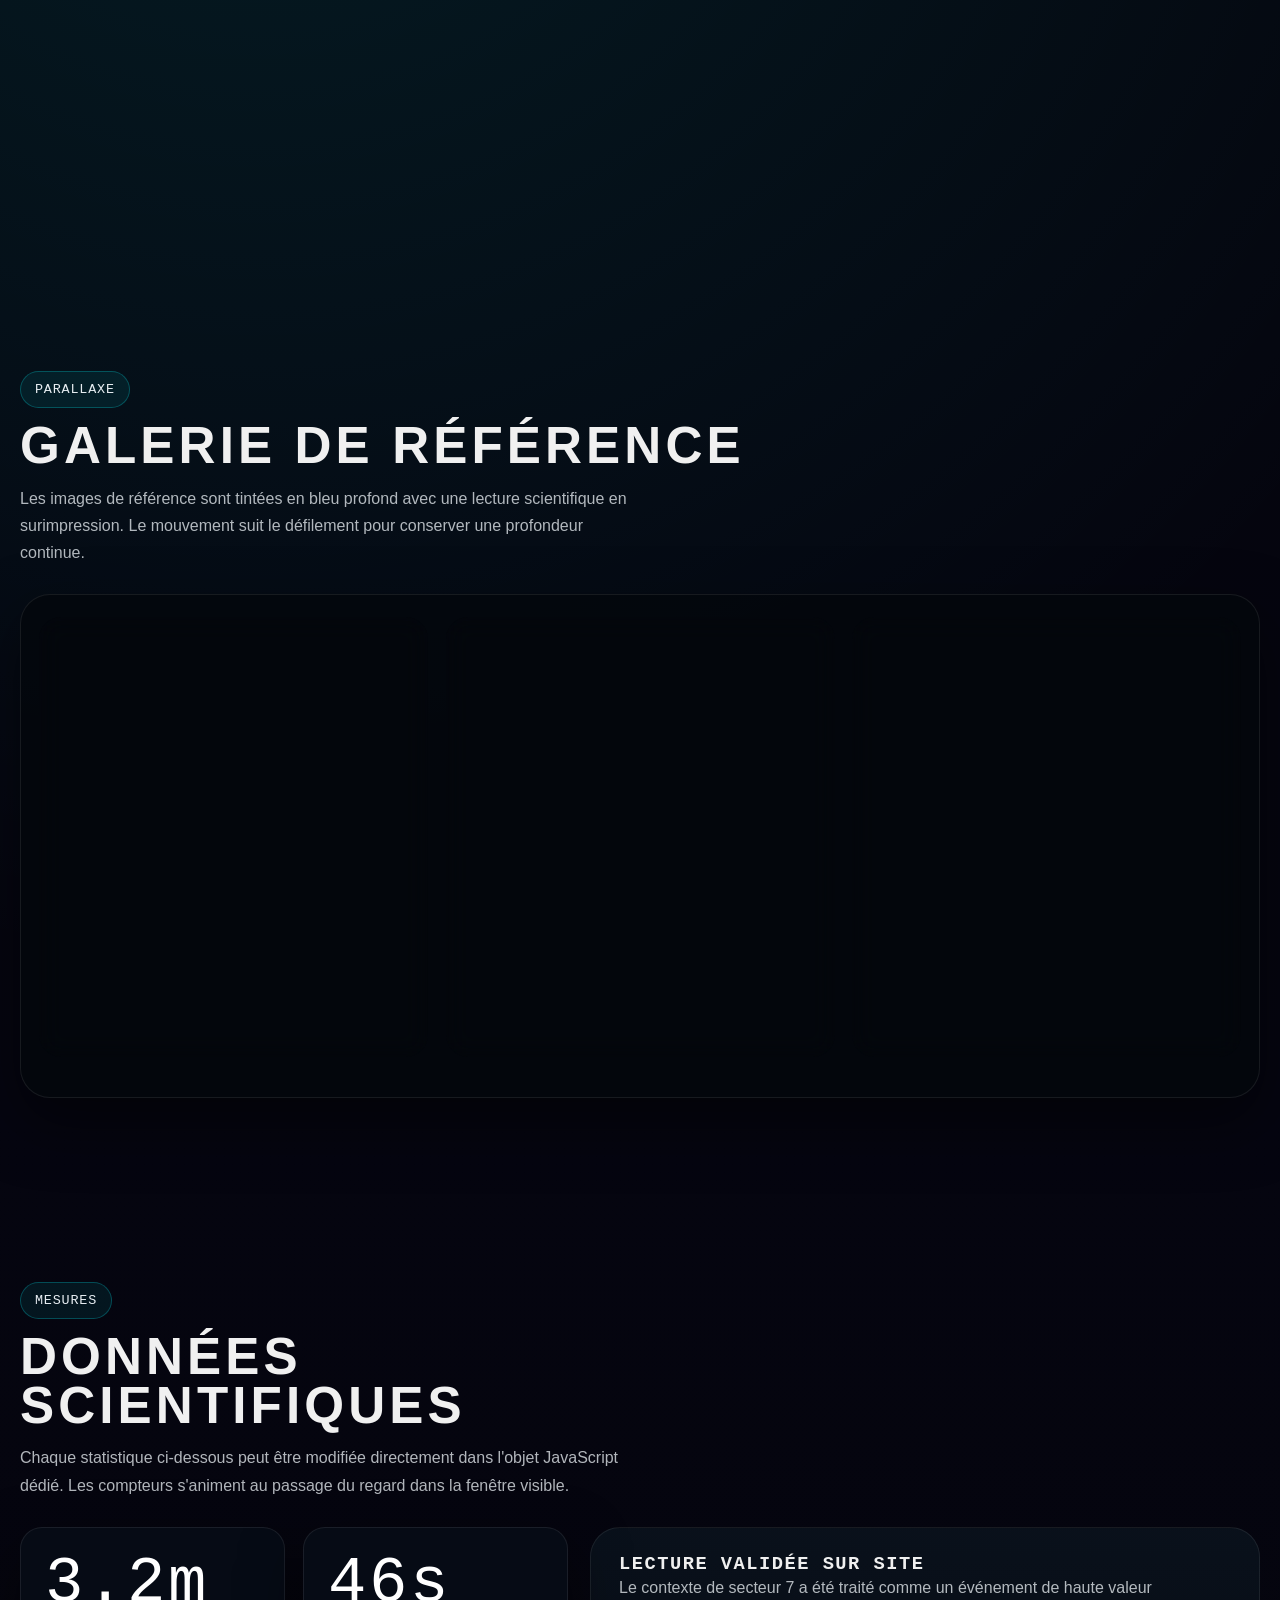
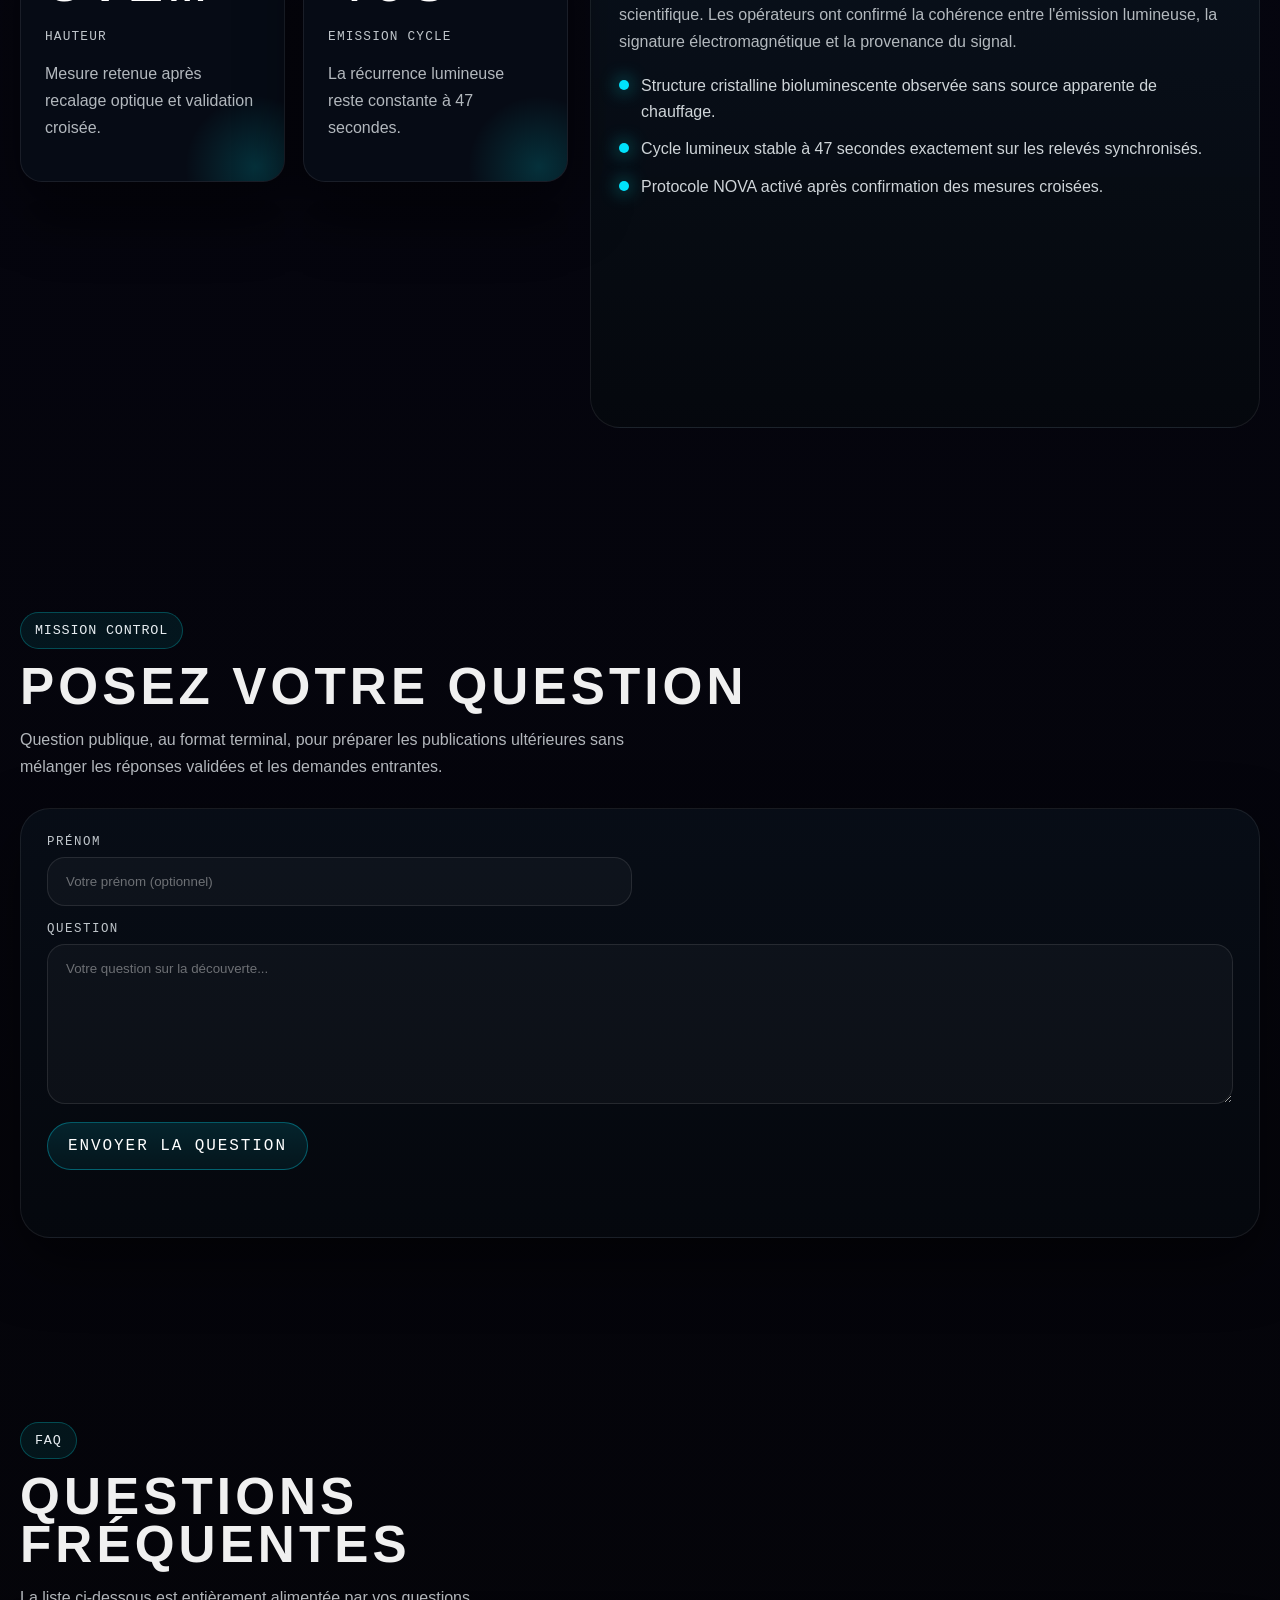
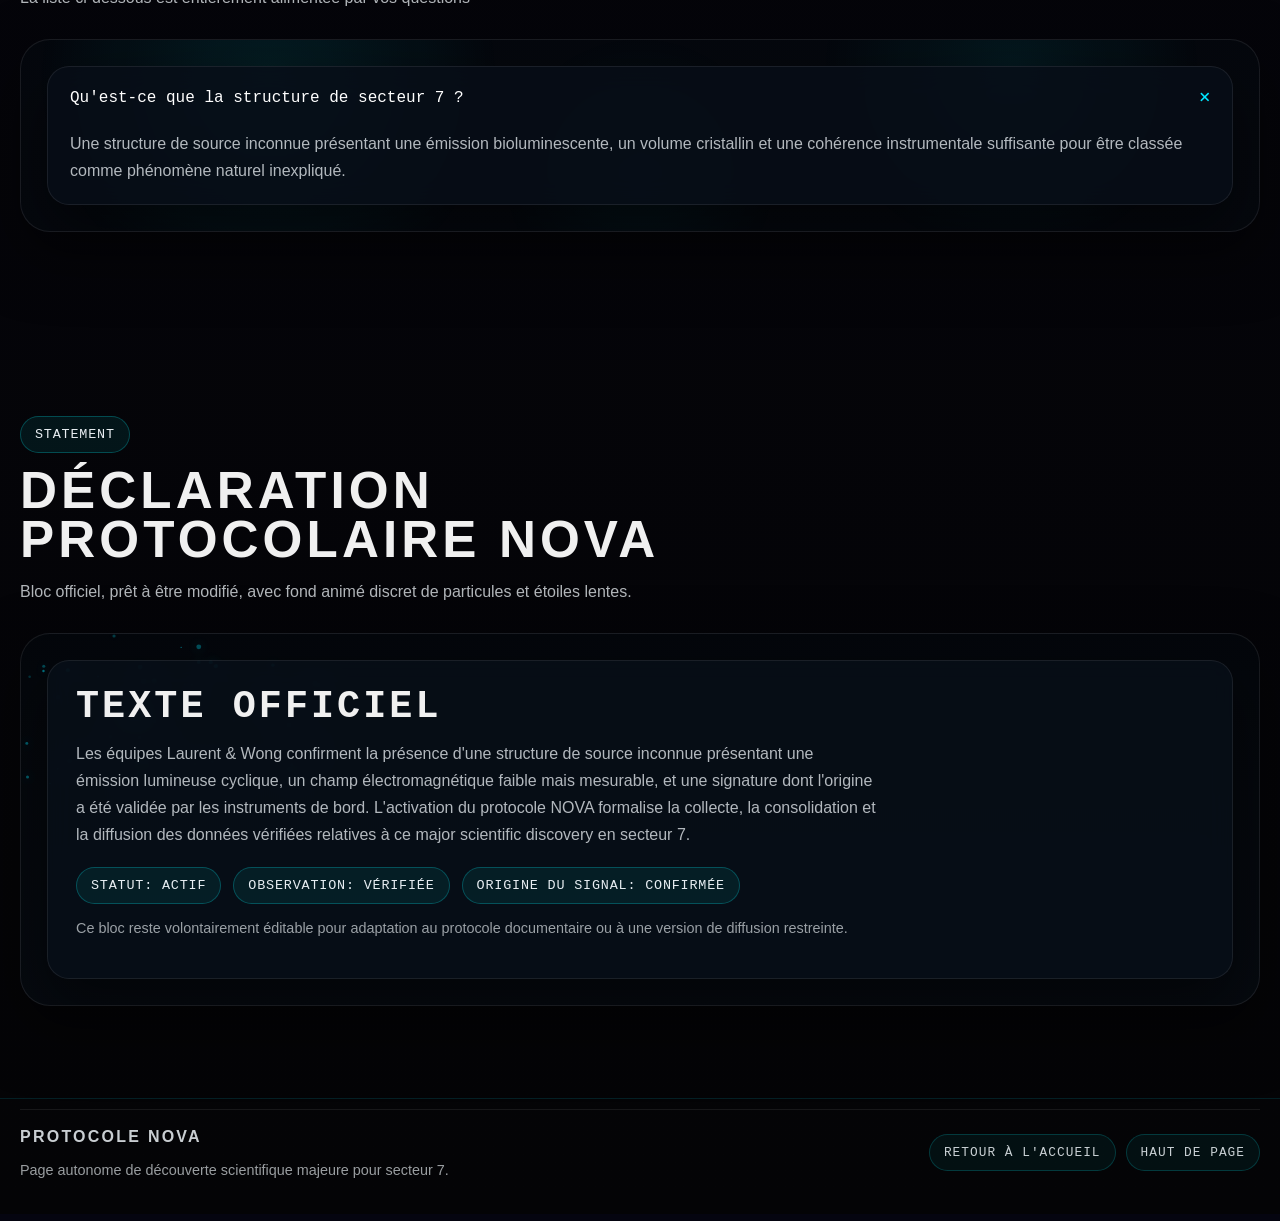
<file: nova-discovery.html>
<!DOCTYPE html>
<html lang="fr">
<head>
  <meta charset="UTF-8" />
  <meta name="viewport" content="width=device-width, initial-scale=1.0" />
  <title>PROTOCOLE NOVA — Découverte scientifique majeure</title>
  <meta name="description" content="Page autonome de documentation d'une découverte scientifique majeure en secteur 7." />
  <link rel="stylesheet" href="style.css" />
  <link rel="stylesheet" href="nova-discovery.css" />
</head>
<body class="nova-page">
  <a class="skip-link" href="#contenu">Aller au contenu principal</a>

  <div class="site-shell">
    <div class="ambient-orbits" aria-hidden="true"></div>
    <div class="cursor" aria-hidden="true"><div class="cursor-ring"></div><span></span></div>
    <div class="gallery-tooltip" id="galleryTooltip" aria-hidden="true"></div>

    <header class="site-header">
      <div class="container header-inner">
        <a class="brand" href="index.html#accueil" aria-label="Retour à l'accueil">
          <img class="brand-logo" src="assets/logo_rose.png" alt="" aria-hidden="true" />
          <div class="brand-text">
            <strong>I Fabulosi Filette</strong>
            <span>Mission EVT08-C · EVA Tracking</span>
          </div>
        </a>

        <button class="menu-toggle" id="menuToggle" type="button" aria-expanded="false" aria-controls="siteNav" aria-label="Ouvrir le menu">
          <span></span>
        </button>

        <nav class="nav" id="siteNav">
          <a href="index.html">Accueil</a>
          <a href="eva-tracking.html">EVA Tracking</a>
          <a href="nova-discovery.html" class="is-active" aria-current="page">Protocole NOVA</a>
        </nav>
      </div>
    </header>

    <main class="page nova-page" id="contenu">
      <section class="hero" id="hero">
        <div class="container hero-grid">
          <div class="hero-copy reveal">
            <!-- Texte : accroche héro -->
            <div class="eyebrow"><span class="eyebrow-dot" aria-hidden="true"></span>Découverte scientifique majeure</div>
            <!-- Texte : titre principal -->
            <h1>PROTOCOLE NOVA — ACTIVÉ</h1>
            <!-- Texte : sous-titre principal -->
            <div class="hero-subtitle">Découverte scientifique majeure — Secteur 7</div>
            <!-- Texte : paragraphe principal -->
            <p>Lors de l'EVA conduite par Laurent et Wong, une structure de source inconnue a présenté une émission lumineuse cyclique, un champ électromagnétique faible mais mesurable, et une signature validée comme origine du signal capté.</p>

            <div class="classification-row" aria-label="Données de classification">
              <!-- Texte : badge classification -->
              <div class="classification-badge">DONNÉES VÉRIFIÉES</div>
              <!-- Texte : badge état -->
              <div class="classification-badge">PHÉNOMÈNE NATUREL INEXPLIQUÉ</div>
            </div>

            <div class="hero-meta">
              <div class="meta-card">
                <!-- Texte : meta label -->
                <strong>Bioluminescence</strong>
                <!-- Texte : meta description -->
                <span>Structure cristalline à émission lumineuse active.</span>
              </div>
              <div class="meta-card">
                <!-- Texte : meta label -->
                <strong>Hauteur</strong>
                <!-- Texte : meta description -->
                <span>3,2 mètres mesurés sur site.</span>
              </div>
              <div class="meta-card">
                <!-- Texte : meta label -->
                <strong>Signal</strong>
                <!-- Texte : meta description -->
                <span>Origine confirmée par corrélation instrumentale.</span>
              </div>
            </div>
          </div>

          <aside class="hero-panel reveal" aria-label="Visualisation principale">
            <div class="hero-visual"></div>
            <div class="glow-ring one" aria-hidden="true"></div>
            <div class="glow-ring two" aria-hidden="true"></div>
            <div class="glow-core" aria-hidden="true"></div>
            <!-- Texte : étiquette haute -->
            <div class="feature-tag top">Cycle lumineux exact: 47 secondes</div>
            <!-- Texte : étiquette basse -->
            <div class="feature-tag bottom">Champ électromagnétique faible mais mesurable</div>
          </aside>
        </div>
      </section>

      <section class="section" id="chronologie">
        <div class="container reveal">
          <div class="section-header">
            <!-- Texte : catégorie section -->
            <div class="section-kicker">Chronologie</div>
            <!-- Texte : titre section -->
            <h2 class="section-title">Séquence de découverte</h2>
            <!-- Texte : chapeau section -->
            <p class="section-lead">Chronologie modulaire et éditable de l'observation, depuis le point d'approche jusqu'à l'activation de NOVA.</p>
          </div>

          <div class="timeline-grid" id="timelineGrid" aria-label="Chronologie de la découverte"></div>
        </div>
      </section>

      <section class="section" id="galerie">
        <div class="container reveal">
          <div class="section-header">
            <!-- Texte : catégorie section -->
            <div class="section-kicker">Parallaxe</div>
            <!-- Texte : titre section -->
            <h2 class="section-title">Galerie de référence</h2>
            <!-- Texte : chapeau section -->
            <p class="section-lead">Les images de référence sont tintées en bleu profond avec une lecture scientifique en surimpression. Le mouvement suit le défilement pour conserver une profondeur continue.</p>
          </div>

          <div class="gallery-stage">
            <div class="gallery-grid" id="galleryGrid" aria-label="Galerie d'images scientifiques"></div>
          </div>
        </div>
      </section>

      <section class="section" id="donnees">
        <div class="container reveal">
          <div class="section-header">
            <!-- Texte : catégorie section -->
            <div class="section-kicker">Mesures</div>
            <!-- Texte : titre section -->
            <h2 class="section-title">Données scientifiques</h2>
            <!-- Texte : chapeau section -->
            <p class="section-lead">Chaque statistique ci-dessous peut être modifiée directement dans l'objet JavaScript dédié. Les compteurs s'animent au passage du regard dans la fenêtre visible.</p>
          </div>

          <div class="data-wrap">
            <div class="stats-grid" id="statsGrid" aria-label="Cartes de données"></div>
            <article class="science-panel">
              <!-- Texte : titre panneau -->
              <h3 class="panel-title">Lecture validée sur site</h3>
              <!-- Texte : texte du panneau -->
              <p class="panel-copy">Le contexte de secteur 7 a été traité comme un événement de haute valeur scientifique. Les opérateurs ont confirmé la cohérence entre l'émission lumineuse, la signature électromagnétique et la provenance du signal.</p>
              <ul>
                <!-- Texte : liste point 1 -->
                <li>Structure cristalline bioluminescente observée sans source apparente de chauffage.</li>
                <!-- Texte : liste point 2 -->
                <li>Cycle lumineux stable à 47 secondes exactement sur les relevés synchronisés.</li>
                <!-- Texte : liste point 3 -->
                <li>Protocole NOVA activé après confirmation des mesures croisées.</li>
              </ul>
            </article>
          </div>
        </div>
      </section>

      <section class="section" id="question-publique">
        <div class="container reveal">
          <div class="section-header">
            <!-- Texte : catégorie section -->
            <div class="section-kicker">Mission Control</div>
            <!-- Texte : titre section -->
            <h2 class="section-title">Posez votre question</h2>
            <!-- Texte : chapeau section -->
            <p class="section-lead">Question publique, au format terminal, pour préparer les publications ultérieures sans mélanger les réponses validées et les demandes entrantes.</p>
          </div>

          <article class="question-terminal">
            <form id="novaQuestionForm" class="question-form" novalidate>
              <div class="question-form-grid">
                <label class="question-field">
                  <!-- Texte : champ prénom -->
                  <span class="question-label">Prénom</span>
                  <!-- Texte : placeholder prénom -->
                  <input type="text" id="novaQuestionName" name="name" placeholder="Votre prénom (optionnel)" autocomplete="given-name" />
                </label>

                <label class="question-field question-field--full">
                  <!-- Texte : champ question -->
                  <span class="question-label">Question</span>
                  <!-- Texte : placeholder question -->
                  <textarea id="novaQuestionText" name="question" required rows="6" placeholder="Votre question sur la découverte..."></textarea>
                </label>
              </div>

              <!-- Texte : bouton envoi -->
              <button class="question-submit" type="submit">ENVOYER LA QUESTION</button>
              <!-- Texte : message de confirmation -->
              <p class="question-feedback" id="novaQuestionFeedback" aria-live="polite"></p>
            </form>
          </article>
        </div>
      </section>

      <section class="section" id="faq">
        <div class="container reveal">
          <div class="section-header">
            <!-- Texte : catégorie section -->
            <div class="section-kicker">FAQ</div>
            <!-- Texte : titre section -->
            <h2 class="section-title">Questions fréquentes</h2>
            <!-- Texte : chapeau section -->
            <p class="section-lead">La liste ci-dessous est entièrement alimentée par vos questions</p>
          </div>

          <div class="faq-stage" id="faqStage">
            <div class="faq-grid" id="faqGrid" aria-label="Questions et réponses fréquentes"></div>
          </div>
        </div>
      </section>

      <section class="section" id="protocole">
        <div class="container reveal">
          <div class="section-header">
            <!-- Texte : catégorie section -->
            <div class="section-kicker">Statement</div>
            <!-- Texte : titre section -->
            <h2 class="section-title">Déclaration protocolaire NOVA</h2>
            <!-- Texte : chapeau section -->
            <p class="section-lead">Bloc officiel, prêt à être modifié, avec fond animé discret de particules et étoiles lentes.</p>
          </div>

          <div class="statement-stage">
            <canvas class="statement-particles" id="particleCanvas" aria-hidden="true"></canvas>
            <article class="statement-card">
              <!-- Texte : titre déclaration -->
              <h3 class="statement-title">Texte officiel</h3>
              <!-- Texte : paragraphe déclaration -->
              <p class="statement-copy">Les équipes Laurent &amp; Wong confirment la présence d'une structure de source inconnue présentant une émission lumineuse cyclique, un champ électromagnétique faible mais mesurable, et une signature dont l'origine a été validée par les instruments de bord. L'activation du protocole NOVA formalise la collecte, la consolidation et la diffusion des données vérifiées relatives à ce major scientific discovery en secteur 7.</p>

              <div class="signature-row" aria-label="Statuts finaux">
                <!-- Texte : badge final 1 -->
                <div class="classification-badge">STATUT: ACTIF</div>
                <!-- Texte : badge final 2 -->
                <div class="classification-badge">OBSERVATION: VÉRIFIÉE</div>
                <!-- Texte : badge final 3 -->
                <div class="classification-badge">ORIGINE DU SIGNAL: CONFIRMÉE</div>
              </div>

              <!-- Texte : note finale -->
              <p class="footer-note">Ce bloc reste volontairement éditable pour adaptation au protocole documentaire ou à une version de diffusion restreinte.</p>
            </article>
          </div>
        </div>
      </section>

      <footer class="footer">
        <div class="container footer-inner">
          <div>
            <!-- Texte : pied de page -->
            <strong>PROTOCOLE NOVA</strong>
            <!-- Texte : sous-note pied de page -->
            <div class="footer-note">Page autonome de découverte scientifique majeure pour secteur 7.</div>
          </div>
          <div class="footer-links" aria-label="Liens rapides">
            <!-- Texte : lien accueil footer -->
            <a href="index.html">Retour à l'accueil</a>
            <!-- Texte : lien haut de page footer -->
            <a href="#hero">Haut de page</a>
          </div>
        </div>
      </footer>
    </main>
  </div>

  <div class="nova-modal" id="novaAdminModal" aria-hidden="true" role="dialog" aria-modal="true" aria-labelledby="novaAdminTitle">
    <div class="nova-modal-panel" tabindex="-1">
      <div class="nova-modal-header">
        <!-- Texte : titre modal admin -->
        <h2 id="novaAdminTitle">Questions en attente</h2>
        <!-- Texte : indicateur de connexion -->
        <div id="novaAdminConnectionState" style="display:flex;align-items:center;gap:0.5rem;font-size:0.78rem;letter-spacing:0.12em;text-transform:uppercase;white-space:nowrap;">
          <span id="novaAdminConnectionDot" aria-hidden="true" style="width:0.65rem;height:0.65rem;border-radius:999px;background:#f4c542;box-shadow:0 0 0.9rem rgba(244,197,66,0.55);"></span>
          <!-- Texte : état de connexion -->
          <span id="novaAdminConnectionText">MODE LOCAL</span>
        </div>
        <!-- Texte : fermeture modal -->
        <button class="nova-modal-close" type="button" id="novaAdminClose" aria-label="Fermer la fenêtre d'administration">×</button>
      </div>

      <div class="nova-modal-actions">
        <!-- Texte : export CSV -->
        <button class="nova-modal-button" type="button" id="novaExportCsv">EXPORTER CSV</button>
        <!-- Texte : effacer tout -->
        <button class="nova-modal-button nova-modal-button--danger" type="button" id="novaClearAll">EFFACER TOUT</button>
      </div>

      <!-- Texte : note stockage local -->
      <p style="margin:0 0 1rem;font-size:0.82rem;opacity:0.82;">* Efface uniquement le stockage local</p>

      <!-- Texte : statut de chargement -->
      <p id="novaAdminStatusMessage" aria-live="polite" style="margin:0 0 1rem;font-family:monospace;font-size:0.88rem;letter-spacing:0.04em;"></p>

      <div class="nova-modal-table-wrap">
        <table class="nova-modal-table">
          <thead>
            <tr>
              <!-- Texte : entête ID -->
              <th>ID</th>
              <!-- Texte : entête timestamp -->
              <th>Timestamp</th>
              <!-- Texte : entête prénom -->
              <th>Prénom</th>
              <!-- Texte : entête question -->
              <th>Question</th>
              <!-- Texte : entête statut -->
              <th>Statut</th>
            </tr>
          </thead>
          <tbody id="novaPendingQuestions"></tbody>
        </table>
      </div>
    </div>
  </div>

  <script>
    const APPS_SCRIPT_URL = "https://script.google.com/macros/s/AKfycbweo4oRq55Q6UntB2Qml9b4C98kClQRGbmMBt4ZNT_Ftws_AUnu8IwAr8UpkzDJAdBfRQ/exec";
  </script>
  <script src="script.js" defer></script>
  <script src="nova-discovery.js" defer></script>
</body>
</html>
</file>
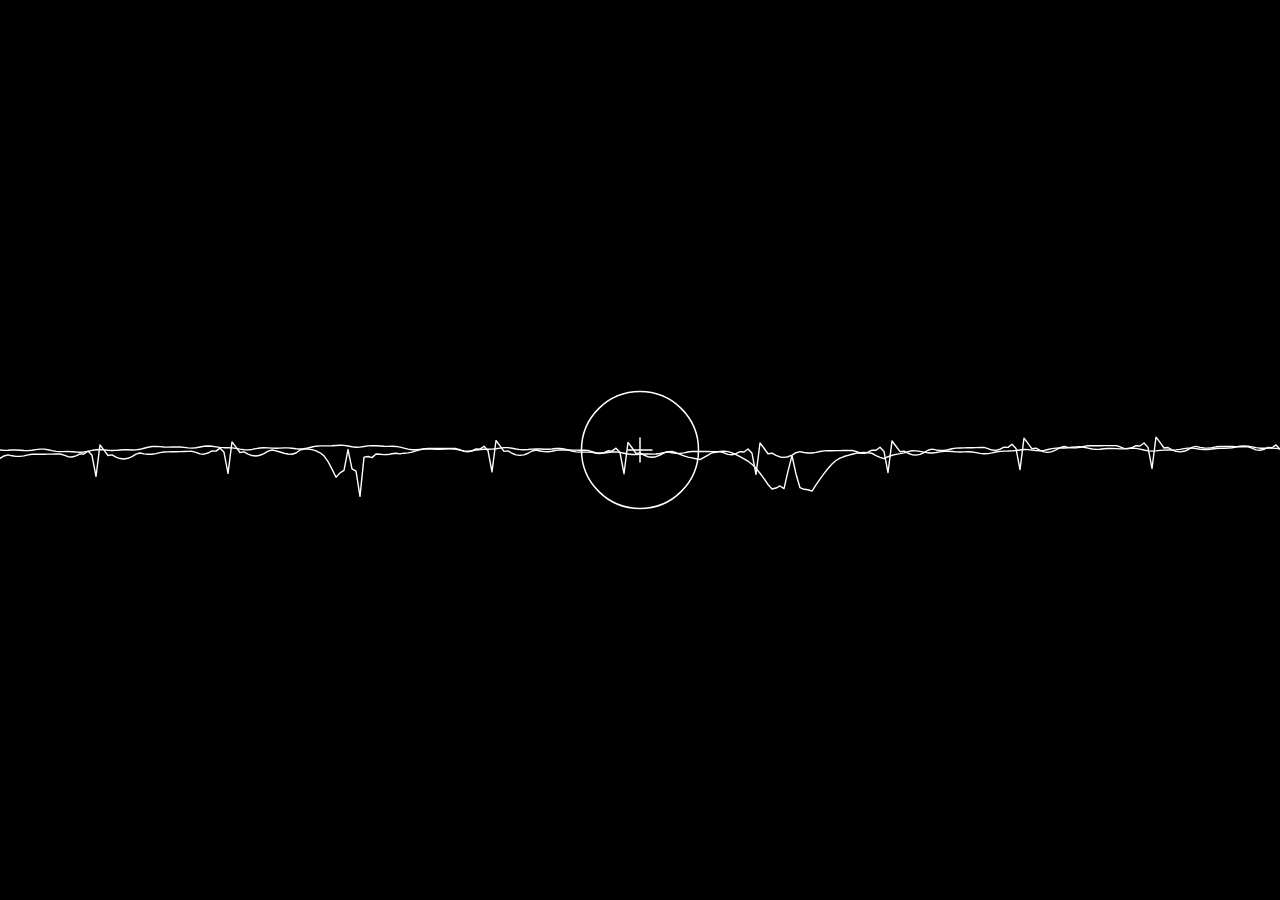
<file: signal.html>
<!DOCTYPE html>
<html lang="fr">
<head>
  <meta charset="UTF-8" />
  <meta name="viewport" content="width=device-width, initial-scale=1.0" />
  <title>Signal</title>
  <link rel="stylesheet" href="signal.css" />
</head>
<body>
  <canvas id="signal-canvas"></canvas>
  <div id="contact-text">Contact.</div>
  <script src="signal.js"></script>
</body>
</html>
</file>
<file: style.css>
:root {
  --bg: #050510;
  --bg-alt: #1a0a2e;
  --violet: #7b2fff;
  --cyan: #00e5ff;
  --red: #ff4d6d;
  --text: #f0f0f0;
  --muted: rgba(240, 240, 240, 0.72);
  --glass: rgba(10, 12, 28, 0.56);
  --border: rgba(123, 47, 255, 0.38);
  --shadow: 0 0 24px rgba(0, 229, 255, 0.14), 0 0 42px rgba(123, 47, 255, 0.16);
  --radius: 22px;
  --header-h: 78px;
  --alert-banner-h: 48px;
  --degraded-banner-h: 0px;
  --font-title: "Quilon Regular", "Questrial", sans-serif;
  --font-hero: "Space Grotesk", sans-serif;
  --font-mono: "Space Mono", monospace;
  --font-body: "Roboto", sans-serif;
}

* {
  box-sizing: border-box;
}

html {
  scroll-behavior: smooth;
  scrollbar-color: rgba(255, 255, 255, 0.9) transparent;
  scrollbar-width: thin;
}

html::-webkit-scrollbar {
  width: 10px;
  height: 10px;
}

html::-webkit-scrollbar-track {
  background: transparent;
}

html::-webkit-scrollbar-thumb {
  background: rgba(255, 255, 255, 0.9);
  border-radius: 999px;
  border: 2px solid rgba(5, 5, 16, 0.55);
}

html::-webkit-scrollbar-thumb:hover {
  background: rgba(255, 255, 255, 1);
}

html.is-idle {
  scrollbar-color: transparent transparent;
}

html.is-idle::-webkit-scrollbar {
  width: 0;
  height: 0;
}

body {
  margin: 0;
  color: var(--text);
  font-family: var(--font-body);
  background:
    radial-gradient(circle at top, rgba(123, 47, 255, 0.22), transparent 36%),
    radial-gradient(circle at 80% 15%, rgba(0, 229, 255, 0.14), transparent 20%),
    linear-gradient(180deg, #050510 0%, #070716 46%, #04040b 100%);
  min-height: 100vh;
  overflow-x: hidden;
}

body::before {
  content: "";
  position: fixed;
  inset: 0;
  pointer-events: none;
  background-image: linear-gradient(rgba(255, 255, 255, 0.02) 1px, transparent 1px), linear-gradient(90deg, rgba(255, 255, 255, 0.02) 1px, transparent 1px);
  background-size: 100% 3px, 3px 100%;
  opacity: 0.12;
  mix-blend-mode: screen;
  z-index: 0;
}

body::after {
  content: "";
  position: fixed;
  inset: 0;
  pointer-events: none;
  background: linear-gradient(180deg, transparent 0%, rgba(255,255,255,0.025) 50%, transparent 100%);
  animation: scanline 8s linear infinite;
  opacity: 0.45;
  z-index: 1;
}

@keyframes scanline {
  from { transform: translateY(-24%); }
  to { transform: translateY(24%); }
}

a, button {
  color: inherit;
  font: inherit;
}

html,
body,
a,
button,
[role="button"],
input,
textarea,
select,
.gallery-card {
  cursor: none;
}

button {
  border: 0;
  background: none;
  cursor: pointer;
}

.page {
  position: relative;
  z-index: 2;
}

.ambient-orbits {
  position: fixed;
  inset: 0;
  pointer-events: none;
  overflow: hidden;
  z-index: 1;
}

.ambient-orbit {
  position: absolute;
  border-radius: 50%;
  border: 1px solid rgba(255, 255, 255, 0.2);
  background: radial-gradient(circle at 35% 35%, rgba(255, 255, 255, 0.95), rgba(123, 47, 255, 0.55) 45%, rgba(0, 229, 255, 0.16) 72%, transparent 74%);
  box-shadow: 0 0 24px rgba(255, 255, 255, 0.14), inset 0 0 16px rgba(255, 255, 255, 0.1);
  opacity: 0;
  transform: scale(0.6);
  transition: opacity 0.7s ease, transform 0.7s ease;
  animation: orbitDrift 12s ease-in-out infinite;
}

@keyframes orbitDrift {
  0%, 100% { transform: translateY(0) scale(0.94); }
  50% { transform: translateY(-14px) scale(1); }
}

.ambient-orbit.is-visible {
  opacity: 0.9;
  transform: scale(1);
}

.ambient-orbit.left {
  left: -6vw;
}

.ambient-orbit.right {
  right: -6vw;
}

.brand-logo {
  width: 42px;
  height: 42px;
  object-fit: contain;
  display: block;
  filter: drop-shadow(0 0 12px rgba(123, 47, 255, 0.55));
  flex: none;
}

.container {
  width: min(1180px, calc(100% - 32px));
  margin: 0 auto;
}

.site-header {
  position: fixed;
  top: calc(var(--alert-banner-h) + var(--degraded-banner-h));
  left: 0;
  right: 0;
  z-index: 20;
  height: var(--header-h);
  background: linear-gradient(180deg, rgba(6, 8, 20, 0.85), rgba(6, 8, 20, 0.55));
  backdrop-filter: blur(18px);
  border-bottom: 1px solid rgba(0, 229, 255, 0.22);
  box-shadow: 0 10px 30px rgba(0, 0, 0, 0.18);
}

.site-header::after {
  content: "";
  position: absolute;
  left: 0;
  right: 0;
  bottom: 0;
  height: 1px;
  background: linear-gradient(90deg, transparent, var(--cyan), transparent);
  box-shadow: 0 0 18px rgba(0, 229, 255, 0.6);
}

.header-inner {
  height: 100%;
  display: flex;
  align-items: center;
  justify-content: space-between;
  gap: 18px;
}

.brand {
  display: inline-flex;
  align-items: center;
  gap: 14px;
  text-decoration: none;
  min-width: 0;
}

.brand-mark {
  width: 42px;
  height: 42px;
  border-radius: 50%;
  display: grid;
  place-items: center;
  position: relative;
  background: radial-gradient(circle, rgba(0, 229, 255, 0.24), rgba(123, 47, 255, 0.2));
  box-shadow: var(--shadow);
  border: 1px solid rgba(0, 229, 255, 0.42);
  flex: none;
}

.brand-mark::before,
.brand-mark::after {
  content: "";
  position: absolute;
  background: var(--cyan);
  border-radius: 999px;
  box-shadow: 0 0 12px rgba(0, 229, 255, 0.72);
}

.brand-mark::before {
  width: 18px;
  height: 2px;
}

.brand-mark::after {
  width: 2px;
  height: 18px;
}

.brand-text {
  display: flex;
  flex-direction: column;
  gap: 2px;
  min-width: 0;
}

.brand-text strong {
  font-family: var(--font-hero);
  font-size: 1rem;
  letter-spacing: 0.16em;
  text-transform: uppercase;
  white-space: nowrap;
}

.brand-text span {
  font-size: 0.76rem;
  color: var(--muted);
  letter-spacing: 0.18em;
  text-transform: uppercase;
  white-space: nowrap;
}

.nav {
  display: flex;
  align-items: center;
  gap: 22px;
}

.nav a {
  text-decoration: none;
  color: rgba(240, 240, 240, 0.82);
  font-size: 0.92rem;
  letter-spacing: 0.08em;
  text-transform: uppercase;
  position: relative;
  padding: 8px 0;
}

.nav a::after {
  content: "";
  position: absolute;
  left: 0;
  bottom: 2px;
  width: 100%;
  height: 1px;
  transform: scaleX(0);
  transform-origin: left;
  background: linear-gradient(90deg, var(--cyan), var(--violet));
  transition: transform 0.25s ease;
}

.nav a:hover::after,
.nav a:focus-visible::after {
  transform: scaleX(1);
}

.nav a:hover,
.nav a:focus-visible {
  color: var(--text);
}

.menu-toggle {
  display: none;
  width: 46px;
  height: 46px;
  border-radius: 14px;
  border: 1px solid rgba(0, 229, 255, 0.22);
  background: rgba(255, 255, 255, 0.04);
  position: relative;
  flex: none;
}

.menu-toggle span,
.menu-toggle span::before,
.menu-toggle span::after {
  position: absolute;
  left: 50%;
  width: 18px;
  height: 2px;
  margin-left: -9px;
  background: var(--text);
  border-radius: 999px;
  transition: transform 0.25s ease, opacity 0.25s ease, top 0.25s ease;
}

.menu-toggle span { top: 50%; transform: translateY(-50%); }
.menu-toggle span::before { content: ""; top: -6px; }
.menu-toggle span::after { content: ""; top: 6px; }

.menu-toggle[aria-expanded="true"] span { background: transparent; }
.menu-toggle[aria-expanded="true"] span::before { top: 0; transform: rotate(45deg); }
.menu-toggle[aria-expanded="true"] span::after { top: 0; transform: rotate(-45deg); }

main {
  padding-top: calc(var(--header-h) + var(--alert-banner-h) + var(--degraded-banner-h));
}

body.degraded,
body.show-restored-banner {
  --degraded-banner-h: 48px;
}

.alert-banner {
  position: fixed;
  top: 0;
  left: 0;
  right: 0;
  z-index: 9999;
  height: var(--alert-banner-h);
  display: flex;
  align-items: center;
  border-bottom: 1px solid rgba(255, 60, 60, 0.32);
  background:
    linear-gradient(90deg, rgba(10, 10, 15, 0.98), rgba(18, 4, 10, 0.98)),
    repeating-linear-gradient(180deg, rgba(255, 60, 60, 0.14) 0, rgba(255, 60, 60, 0.14) 2px, transparent 2px, transparent 6px);
  box-shadow: 0 10px 24px rgba(0, 0, 0, 0.24);
  overflow: hidden;
}

.alert-banner::before {
  content: "";
  position: absolute;
  inset: 0;
  background: repeating-linear-gradient(90deg, rgba(0, 229, 255, 0.04) 0, rgba(0, 229, 255, 0.04) 2px, transparent 2px, transparent 8px);
  opacity: 0.18;
  animation: alertBannerScan 7s linear infinite;
  pointer-events: none;
}

.alert-banner::after {
  content: "";
  position: absolute;
  left: 0;
  right: 0;
  bottom: 0;
  height: 1px;
  background: linear-gradient(90deg, transparent, var(--cyan), var(--red), transparent);
  opacity: 0.72;
  pointer-events: none;
}

.alert-banner-inner {
  position: relative;
  z-index: 1;
  display: flex;
  align-items: center;
  justify-content: space-between;
  gap: 16px;
  width: 100%;
  min-width: 0;
}

.alert-banner-link {
  display: flex;
  width: 100%;
  text-decoration: none;
  color: inherit;
}

.alert-banner-link:focus-visible {
  outline: 2px solid rgba(0, 229, 255, 0.8);
  outline-offset: -2px;
}

.alert-banner-label {
  display: inline-flex;
  align-items: center;
  gap: 10px;
  font-family: var(--font-mono);
  font-size: 0.84rem;
  letter-spacing: 0.14em;
  text-transform: uppercase;
  color: #f5f7ff;
  white-space: nowrap;
  animation: alertBannerFlicker 3.8s steps(1, end) infinite;
}

.alert-banner-dot {
  width: 10px;
  height: 10px;
  border-radius: 50%;
  background: var(--red);
  box-shadow: 0 0 10px rgba(255, 60, 60, 0.9);
  animation: alertDotPulse 2.6s ease-in-out infinite;
  flex: none;
}

.alert-banner-copy {
  font-family: var(--font-mono);
  font-size: 0.72rem;
  letter-spacing: 0.08em;
  text-transform: uppercase;
  color: rgba(240, 240, 240, 0.78);
  white-space: nowrap;
  overflow: hidden;
  text-overflow: ellipsis;
}

@keyframes alertBannerFlicker {
  0%, 100% { opacity: 1; text-shadow: 0 0 0 transparent; }
  8% { opacity: 0.88; text-shadow: 1px 0 rgba(255, 60, 60, 0.3), -1px 0 rgba(0, 229, 255, 0.28); }
  9% { opacity: 1; }
  42% { opacity: 0.92; }
  43% { opacity: 1; }
}

@keyframes alertBannerScan {
  from { transform: translateX(0); }
  to { transform: translateX(18px); }
}

@keyframes alertDotPulse {
  0%, 100% {
    transform: scale(0.92);
    background: var(--red);
    box-shadow: 0 0 8px rgba(255, 60, 60, 0.75);
  }
  50% {
    transform: scale(1.18);
    background: var(--cyan);
    box-shadow: 0 0 12px rgba(0, 229, 255, 0.88);
  }
}

.alert-section .section-heading h2 {
  font-family: var(--font-hero);
}

.alert-card {
  position: relative;
  padding: 24px;
  border-radius: 24px;
  border: 1px solid rgba(255, 60, 60, 0.32);
  background: linear-gradient(180deg, rgba(20, 8, 14, 0.94), rgba(10, 10, 15, 0.96));
  box-shadow: 0 0 0 1px rgba(255, 60, 60, 0.08), 0 20px 46px rgba(0, 0, 0, 0.35);
  overflow: hidden;
}

.alert-card::before {
  content: "";
  position: absolute;
  inset: 0;
  background: linear-gradient(90deg, rgba(255, 60, 60, 0.08), transparent 55%, rgba(0, 229, 255, 0.06));
  opacity: 0.85;
  pointer-events: none;
}

.alert-card::after {
  content: "";
  position: absolute;
  inset: 0;
  background: repeating-linear-gradient(180deg, rgba(255, 255, 255, 0.02) 0, rgba(255, 255, 255, 0.02) 1px, transparent 1px, transparent 5px);
  mix-blend-mode: screen;
  opacity: 0.22;
  pointer-events: none;
}

.alert-card-top,
.alert-card-grid,
.alert-description,
.alert-full-details,
.alert-placeholder {
  position: relative;
  z-index: 1;
}

.alert-card-top {
  display: flex;
  align-items: start;
  justify-content: space-between;
  gap: 16px;
  margin-bottom: 18px;
}

.alert-card-label,
.alert-field-label {
  display: block;
  font-family: var(--font-mono);
  font-size: 0.72rem;
  letter-spacing: 0.14em;
  text-transform: uppercase;
  color: rgba(240, 240, 240, 0.7);
  margin-bottom: 8px;
}

.alert-card h3 {
  margin: 0;
  font-family: var(--font-title);
  font-size: clamp(1.6rem, 4vw, 2.6rem);
  letter-spacing: 0.08em;
  text-transform: uppercase;
}

.alert-card-chip {
  flex: none;
  padding: 8px 12px;
  border-radius: 999px;
  border: 1px solid rgba(255, 60, 60, 0.42);
  color: #ffd6d6;
  background: rgba(255, 60, 60, 0.12);
  font-family: var(--font-mono);
  font-size: 0.72rem;
  letter-spacing: 0.1em;
  text-transform: uppercase;
}

.alert-card-grid {
  display: grid;
  grid-template-columns: repeat(2, minmax(0, 1fr));
  gap: 12px;
  margin-bottom: 18px;
}

.alert-field {
  padding: 14px 16px;
  border-radius: 18px;
  border: 1px solid rgba(255, 60, 60, 0.2);
  background: rgba(255, 255, 255, 0.03);
}

.alert-field strong {
  font-family: var(--font-mono);
  font-size: 0.92rem;
  letter-spacing: 0.08em;
  text-transform: uppercase;
}

.alert-description {
  margin: 0 0 14px;
  font-size: clamp(1rem, 2.2vw, 1.18rem);
  line-height: 1.8;
  color: rgba(240, 240, 240, 0.92);
}

.alert-full-details {
  margin: 0 0 18px;
  padding: 16px 18px;
  border-left: 3px solid var(--cyan);
  border-radius: 0 18px 18px 0;
  background: rgba(0, 229, 255, 0.05);
  color: rgba(240, 240, 240, 0.88);
  line-height: 1.85;
}

.alert-placeholder {
  font-family: var(--font-mono);
  font-size: 0.76rem;
  letter-spacing: 0.12em;
  text-transform: uppercase;
  color: rgba(240, 240, 240, 0.62);
}

.alert-card.is-public {
  border-color: rgba(0, 229, 255, 0.34);
  box-shadow: 0 0 0 1px rgba(0, 229, 255, 0.1), 0 20px 46px rgba(0, 0, 0, 0.35);
}

.alert-card.is-public .alert-card-chip {
  color: #d3fbff;
  border-color: rgba(0, 229, 255, 0.44);
  background: rgba(0, 229, 255, 0.12);
}

.alert-card.is-public .alert-card-label,
.alert-card.is-public .alert-field-label {
  color: rgba(210, 251, 255, 0.78);
}

.alert-card.is-public .alert-description,
.alert-card.is-public .alert-full-details {
  color: rgba(240, 240, 240, 0.96);
}

.alert-card.is-confidentiel {
  border-color: rgba(255, 60, 60, 0.32);
}

.alert-card.is-confidentiel .alert-description {
  color: rgba(255, 214, 214, 0.92);
}

.alert-card.is-confidentiel .alert-card-chip {
  color: #ffd6d6;
  border-color: rgba(255, 60, 60, 0.42);
  background: rgba(255, 60, 60, 0.12);
}

.alert-banner,
.alert-card,
.alert-banner * {
  will-change: transform, opacity, filter;
}

.degraded-banner {
  position: fixed;
  top: var(--alert-banner-h);
  left: 0;
  right: 0;
  z-index: 9998;
  height: 48px;
  display: flex;
  align-items: center;
  gap: 14px;
  padding: 0 14px;
  border-bottom: 1px solid rgba(255, 60, 60, 0.5);
  background:
    repeating-linear-gradient(
      180deg,
      rgba(255, 60, 60, 0.16) 0,
      rgba(255, 60, 60, 0.16) 2px,
      rgba(20, 2, 7, 0.94) 2px,
      rgba(20, 2, 7, 0.94) 5px
    );
  opacity: 0;
  pointer-events: none;
  transform: translateY(-100%);
  transition: transform 0.3s ease, opacity 0.3s ease;
  overflow: hidden;
}

body.degraded .degraded-banner,
body.show-restored-banner .degraded-banner {
  opacity: 1;
  pointer-events: auto;
  transform: translateY(0);
}

.degraded-status {
  flex: none;
  font-family: var(--font-mono);
  font-size: 0.7rem;
  letter-spacing: 0.1em;
  text-transform: uppercase;
  color: #ffd6d6;
  border: 1px solid rgba(255, 60, 60, 0.66);
  background: rgba(255, 60, 60, 0.18);
  border-radius: 999px;
  padding: 5px 10px;
  animation: degradedPulse 1.1s steps(1, end) infinite;
}

.degraded-alert-icon {
  color: #ff3c3c;
  font-size: 1rem;
  line-height: 1;
  text-shadow: 0 0 12px rgba(255, 60, 60, 0.9);
  animation: degradedIconBlink 0.75s steps(1, end) infinite;
}

.degraded-ticker {
  min-width: 0;
  overflow: hidden;
  width: 100%;
}

.degraded-ticker-track {
  display: inline-block;
  white-space: nowrap;
  min-width: 100%;
  animation: degradedTicker 14s linear infinite;
  will-change: transform;
}

.degraded-ticker-track span {
  font-family: var(--font-mono);
  font-size: 0.78rem;
  letter-spacing: 0.08em;
  text-transform: uppercase;
  color: #ffe2e2;
  text-shadow: 1px 0 rgba(255, 60, 60, 0.45), -1px 0 rgba(0, 229, 255, 0.2);
}

body.show-restored-banner .degraded-banner {
  border-bottom-color: rgba(0, 255, 136, 0.48);
  background:
    repeating-linear-gradient(
      180deg,
      rgba(0, 255, 136, 0.16) 0,
      rgba(0, 255, 136, 0.16) 2px,
      rgba(2, 20, 11, 0.94) 2px,
      rgba(2, 20, 11, 0.94) 5px
    );
}

body.show-restored-banner .degraded-status {
  color: #d3ffe7;
  border-color: rgba(0, 255, 136, 0.58);
  background: rgba(0, 255, 136, 0.14);
  animation: none;
}

@keyframes degradedPulse {
  0%, 49% { opacity: 1; }
  50%, 100% { opacity: 0.5; }
}

@keyframes degradedIconBlink {
  0%, 49% { opacity: 1; transform: scale(1); }
  50%, 100% { opacity: 0.35; transform: scale(0.92); }
}

@keyframes degradedTicker {
  0% { transform: translateX(0); }
  100% { transform: translateX(-50%); }
}

.static-flash,
.restoration-flash {
  position: fixed;
  inset: 0;
  pointer-events: none;
  z-index: 9998;
  opacity: 0;
}

.static-flash {
  background: linear-gradient(180deg, rgba(255, 255, 255, 0.85), rgba(180, 194, 204, 0.85));
  transition: opacity 0.05s linear;
}

.static-flash.is-active {
  opacity: 0.08;
}

.restoration-flash {
  background: #000;
  transition: opacity 0.35s ease;
}

.restoration-flash.is-active {
  opacity: 1;
}

.degraded-modal {
  position: fixed;
  inset: 0;
  z-index: 9997;
  display: grid;
  place-items: center;
  background: rgba(0, 0, 0, 0.56);
  backdrop-filter: blur(4px);
  opacity: 0;
  pointer-events: none;
  transition: opacity 0.2s ease;
}

.degraded-modal.is-open {
  opacity: 1;
  pointer-events: auto;
}

.degraded-modal-panel {
  width: min(720px, calc(100% - 28px));
  background: rgba(8, 5, 20, 0.95);
  border: 1px solid rgba(255, 60, 60, 0.45);
  box-shadow: 0 0 0 1px rgba(255, 60, 60, 0.2), 0 0 36px rgba(255, 60, 60, 0.2);
  border-radius: 14px;
  padding: 18px;
}

.degraded-modal-text {
  margin: 0;
  white-space: pre-wrap;
  font-family: var(--font-mono);
  font-size: 0.88rem;
  line-height: 1.7;
  color: #ffd6d6;
  min-height: 185px;
  position: relative;
}

.degraded-modal-text.has-caret::after {
  content: "█";
  display: inline-block;
  margin-left: 4px;
  color: #ff9f9f;
  animation: degradedCaretBlink 0.9s steps(1, end) infinite;
}

@keyframes degradedCaretBlink {
  0%, 49% { opacity: 1; }
  50%, 100% { opacity: 0; }
}

.degraded-modal-close {
  margin-top: 10px;
  border: 1px solid rgba(255, 60, 60, 0.45);
  color: #ffd6d6;
  background: rgba(255, 60, 60, 0.12);
  border-radius: 8px;
  padding: 8px 12px;
  font-family: var(--font-mono);
  font-size: 0.74rem;
  letter-spacing: 0.08em;
  text-transform: uppercase;
}

.degraded-modal-close:hover {
  background: rgba(255, 60, 60, 0.2);
}

section {
  position: relative;
}

.hero {
  min-height: calc(100vh - var(--header-h));
  display: grid;
  align-items: center;
  padding: 48px 0 40px;
  overflow: hidden;
}

.hero-grid {
  display: grid;
  grid-template-columns: minmax(0, 1.3fr) minmax(280px, 0.7fr);
  gap: 28px;
  align-items: center;
}

.hero-copy {
  position: relative;
  padding: 18px 0;
}

.eyebrow {
  display: inline-flex;
  align-items: center;
  gap: 10px;
  padding: 10px 14px;
  border-radius: 999px;
  border: 1px solid rgba(0, 229, 255, 0.22);
  background: rgba(0, 229, 255, 0.06);
  box-shadow: 0 0 16px rgba(0, 229, 255, 0.08);
  font-family: var(--font-mono);
  font-size: 0.82rem;
  letter-spacing: 0.12em;
  text-transform: uppercase;
}

.live-dot {
  width: 10px;
  height: 10px;
  border-radius: 50%;
  background: var(--cyan);
  box-shadow: 0 0 14px rgba(0, 229, 255, 0.9);
  animation: pulse 1.2s infinite;
}

@keyframes pulse {
  0%, 100% { transform: scale(0.95); opacity: 0.7; }
  50% { transform: scale(1.15); opacity: 1; }
}

h1 {
  margin: 20px 0 14px;
  font-family: var(--font-title);
  font-size: clamp(3.5rem, 11vw, 7.6rem);
  line-height: 0.92;
  letter-spacing: 0.12em;
  text-transform: uppercase;
  text-wrap: balance;
  text-shadow: 0 0 30px rgba(123, 47, 255, 0.26);
}

.hero-subtitle {
  font-family: var(--font-mono);
  font-size: clamp(0.95rem, 2.2vw, 1.2rem);
  color: rgba(240, 240, 240, 0.8);
  letter-spacing: 0.14em;
  text-transform: uppercase;
}

.typewriter {
  margin: 26px 0 0;
  max-width: 620px;
  font-size: clamp(1.1rem, 2vw, 1.45rem);
  line-height: 1.7;
  color: rgba(240, 240, 240, 0.92);
}

.typewriter strong {
  color: var(--cyan);
  text-shadow: 0 0 14px rgba(0, 229, 255, 0.45);
}

.hero-stats {
  display: grid;
  grid-template-columns: repeat(3, minmax(0, 1fr));
  gap: 14px;
  margin-top: 32px;
}

.stat {
  padding: 18px 16px;
  border-radius: 18px;
  background: linear-gradient(180deg, rgba(255,255,255,0.05), rgba(255,255,255,0.02));
  border: 1px solid rgba(123, 47, 255, 0.22);
  box-shadow: var(--shadow);
  backdrop-filter: blur(10px);
}

.stat .value {
  font-family: var(--font-mono);
  font-size: clamp(1.3rem, 3vw, 1.8rem);
  color: var(--cyan);
  margin-bottom: 8px;
  display: block;
}

.stat .label {
  font-size: 0.85rem;
  color: var(--muted);
  text-transform: uppercase;
  letter-spacing: 0.08em;
}

.hero-panel {
  position: relative;
  min-height: 480px;
  border-radius: 28px;
  overflow: hidden;
  border: 1px solid rgba(0, 229, 255, 0.18);
  background: linear-gradient(180deg, rgba(8, 9, 21, 0.82), rgba(26, 10, 46, 0.74));
  box-shadow: 0 0 0 1px rgba(123, 47, 255, 0.1), 0 24px 70px rgba(0, 0, 0, 0.4);
}

.hero-panel canvas {
  position: absolute;
  inset: 0;
  width: 100%;
  height: 100%;
}

.panel-overlay {
  position: absolute;
  inset: 0;
  display: grid;
  align-content: end;
  padding: 24px;
  background: linear-gradient(180deg, transparent 0%, rgba(5, 5, 16, 0.16) 40%, rgba(5,5,16,0.72) 100%);
}

.panel-chip {
  justify-self: start;
  padding: 10px 14px;
  border-radius: 999px;
  background: rgba(0, 229, 255, 0.08);
  border: 1px solid rgba(0, 229, 255, 0.3);
  font-family: var(--font-mono);
  text-transform: uppercase;
  letter-spacing: 0.12em;
  font-size: 0.78rem;
  color: rgba(240, 240, 240, 0.9);
  margin-bottom: 12px;
}

.panel-grid {
  display: grid;
  grid-template-columns: repeat(2, minmax(0, 1fr));
  gap: 12px;
}

.panel-card {
  border-radius: 18px;
  padding: 16px;
  background: rgba(255, 255, 255, 0.05);
  border: 1px solid rgba(123, 47, 255, 0.22);
  box-shadow: inset 0 0 0 1px rgba(255,255,255,0.02);
}

.panel-card .mini {
  font-family: var(--font-mono);
  font-size: 0.78rem;
  color: var(--cyan);
  display: block;
  margin-bottom: 8px;
  letter-spacing: 0.1em;
}

.panel-card p {
  margin: 0;
  line-height: 1.6;
  color: rgba(240, 240, 240, 0.86);
}

.section {
  padding: 92px 0;
}

.section-heading {
  display: flex;
  align-items: end;
  justify-content: space-between;
  gap: 20px;
  margin-bottom: 28px;
}

.section-heading h2 {
  margin: 0;
  font-family: var(--font-title);
  font-size: clamp(2rem, 5vw, 3.4rem);
  letter-spacing: 0.08em;
  text-transform: uppercase;
}

.section-heading p {
  margin: 0;
  max-width: 520px;
  color: var(--muted);
  line-height: 1.7;
}

.journal-shell {
  border-radius: 24px;
  border: 1px solid rgba(123, 47, 255, 0.45);
  background: #0a0a1a;
  box-shadow: 0 0 0 1px rgba(123, 47, 255, 0.2), 0 0 34px rgba(123, 47, 255, 0.26);
  overflow: hidden;
}

#journal .section-heading h2 {
  font-family: var(--font-hero);
}

.journal-header {
  display: flex;
  align-items: center;
  gap: 14px;
  padding: 12px 16px;
  border-bottom: 1px solid rgba(123, 47, 255, 0.32);
  background: linear-gradient(180deg, rgba(255,255,255,0.06), rgba(255,255,255,0.01));
}

.journal-dots {
  display: inline-flex;
  align-items: center;
  gap: 8px;
}

.dot {
  width: 10px;
  height: 10px;
  border-radius: 50%;
  display: inline-block;
}

.dot-red { background: #ff5f57; }
.dot-yellow { background: #ffbd2e; }
.dot-green { background: #28ca42; }

.journal-title {
  font-family: var(--font-mono);
  font-size: 0.78rem;
  letter-spacing: 0.12em;
  color: rgba(240, 240, 240, 0.82);
  text-transform: uppercase;
}

.journal-toolbar {
  display: flex;
  align-items: center;
  justify-content: space-between;
  gap: 12px;
  padding: 12px 16px;
  border-bottom: 1px solid rgba(0, 229, 255, 0.2);
  background: rgba(0, 229, 255, 0.03);
}

.journal-stats {
  font-family: var(--font-mono);
  font-size: 0.76rem;
  letter-spacing: 0.08em;
  color: rgba(240, 240, 240, 0.86);
  text-transform: uppercase;
}

.journal-replay {
  border: 1px solid rgba(0, 229, 255, 0.36);
  color: var(--cyan);
  background: rgba(0, 229, 255, 0.08);
  border-radius: 10px;
  padding: 7px 12px;
  font-family: var(--font-mono);
  font-size: 0.75rem;
  letter-spacing: 0.12em;
  text-transform: uppercase;
  transition: border-color 0.2s ease, background 0.2s ease;
}

.journal-replay:hover {
  border-color: rgba(0, 229, 255, 0.6);
  background: rgba(0, 229, 255, 0.16);
}

.journal-body {
  position: relative;
  max-height: 560px;
  overflow: auto;
  padding: 16px;
}

.journal-body::before {
  content: "";
  position: absolute;
  inset: 0;
  pointer-events: none;
  background: repeating-linear-gradient(
    to bottom,
    rgba(255, 255, 255, 0.02) 0,
    rgba(255, 255, 255, 0.02) 1px,
    transparent 1px,
    transparent 4px
  );
  opacity: 0.3;
  animation: journalScan 10s linear infinite;
}

@keyframes journalScan {
  from { transform: translateY(0); }
  to { transform: translateY(4px); }
}

.journal-output {
  position: relative;
  z-index: 1;
  display: grid;
  gap: 14px;
  font-family: var(--font-mono);
  color: #9ef8ff;
}

.log-entry {
  border-left: 1px solid rgba(123, 47, 255, 0.32);
  padding-left: 12px;
}

.log-entry-communication {
  border-left-color: rgba(0, 229, 255, 0.6);
  background: linear-gradient(90deg, rgba(0, 229, 255, 0.08), transparent 72%);
  border-radius: 0 12px 12px 0;
  padding: 8px 12px;
  box-shadow: inset 0 0 0 1px rgba(0, 229, 255, 0.16);
}

.log-line {
  font-size: 0.88rem;
  line-height: 1.7;
  letter-spacing: 0.02em;
  color: #9ef8ff;
}

.log-main {
  display: flex;
  align-items: center;
  flex-wrap: wrap;
  gap: 8px;
}

.log-detail,
.log-operator {
  color: rgba(190, 244, 255, 0.88);
  padding-left: 4px;
}

.log-note {
  color: rgba(255, 232, 181, 0.96);
  padding-left: 4px;
  font-style: italic;
}

.log-type-systeme { color: #00e5ff; }
.log-type-alerte { color: #f0a500; }
.log-type-critique { color: #ff3c3c; }
.log-type-info { color: #a0a0c0; }
.log-type-communication { color: #9ef8ff; text-shadow: 0 0 10px rgba(0, 229, 255, 0.35); }
.log-type-resolu { color: #00ff88; }

.severity-badge,
.status-tag {
  font-family: var(--font-mono);
  font-size: 0.66rem;
  letter-spacing: 0.08em;
  text-transform: uppercase;
  border-radius: 999px;
  padding: 4px 8px;
  border: 1px solid transparent;
}

.severity-low {
  color: #c6ffe2;
  background: rgba(0, 255, 136, 0.14);
  border-color: rgba(0, 255, 136, 0.36);
}

.severity-medium {
  color: #ffe7bd;
  background: rgba(240, 165, 0, 0.14);
  border-color: rgba(240, 165, 0, 0.4);
}

.severity-high {
  color: #ffd8d8;
  background: rgba(255, 60, 60, 0.14);
  border-color: rgba(255, 60, 60, 0.45);
  animation: severityPulse 1.2s infinite;
}

@keyframes severityPulse {
  0%, 100% { box-shadow: 0 0 0 rgba(255, 60, 60, 0); }
  50% { box-shadow: 0 0 12px rgba(255, 60, 60, 0.42); }
}

.status-progress {
  color: #ffd79c;
  background: rgba(240, 165, 0, 0.14);
  border-color: rgba(240, 165, 0, 0.44);
  animation: statusBlink 1s steps(1, end) infinite;
}

.status-resolved {
  color: #c6ffe2;
  background: rgba(0, 255, 136, 0.12);
  border-color: rgba(0, 255, 136, 0.36);
}

.status-watch {
  color: #d8f9ff;
  background: rgba(0, 229, 255, 0.12);
  border-color: rgba(0, 229, 255, 0.38);
  animation: statusBlink 1s steps(1, end) infinite;
}

@keyframes statusBlink {
  0%, 49% { opacity: 1; }
  50%, 100% { opacity: 0.45; }
}

.terminal-caret {
  color: #00ff88;
  font-size: 0.95rem;
  animation: caretBlink 0.9s steps(1, end) infinite;
}

@keyframes caretBlink {
  0%, 49% { opacity: 1; }
  50%, 100% { opacity: 0; }
}

.gallery-grid {
  display: flex;
  gap: 18px;
  overflow-x: auto;
  overflow-y: hidden;
  scroll-snap-type: x mandatory;
  scroll-behavior: smooth;
  padding: 4px 4px 18px;
  margin: 0 -4px;
  scrollbar-width: thin;
  scrollbar-color: rgba(0, 229, 255, 0.72) transparent;
}

.gallery-card {
  text-decoration: none;
  color: inherit;
  display: block;
  flex: 0 0 clamp(260px, 34vw, 380px);
  scroll-snap-align: start;
  border-radius: 24px;
  overflow: hidden;
  border: 1px solid rgba(0, 229, 255, 0.18);
  background: linear-gradient(180deg, rgba(255,255,255,0.05), rgba(255,255,255,0.02));
  box-shadow: var(--shadow);
  transition: transform 0.28s ease, border-color 0.28s ease, box-shadow 0.28s ease;
}

.gallery-card.is-magnetic {
  will-change: transform;
}

.gallery-card:hover {
  transform: translateY(-6px);
  border-color: rgba(0, 229, 255, 0.52);
  box-shadow: 0 0 0 1px rgba(0, 229, 255, 0.14), 0 22px 42px rgba(0, 229, 255, 0.1), 0 20px 50px rgba(123, 47, 255, 0.22);
}

.gallery-media {
  position: relative;
  aspect-ratio: 4 / 5;
  overflow: hidden;
  background: rgba(255, 255, 255, 0.03);
}

.gallery-grid::-webkit-scrollbar {
  height: 10px;
}

.gallery-grid::-webkit-scrollbar-track {
  background: transparent;
}

.gallery-grid::-webkit-scrollbar-thumb {
  background: rgba(0, 229, 255, 0.72);
  border-radius: 999px;
  border: 2px solid rgba(5, 5, 16, 0.55);
}

.gallery-grid::after {
  content: "";
  flex: 0 0 4px;
}

.gallery-grid > .gallery-card {
  min-width: 0;
}

.gallery-media img {
  width: 100%;
  height: 100%;
  object-fit: cover;
  display: block;
  transform: scale(1);
  transition: transform 0.4s ease;
}

.gallery-slider {
  position: relative;
}

.gallery-nav {
  position: absolute;
  top: 50%;
  transform: translateY(-50%);
  z-index: 3;
  width: 52px;
  height: 52px;
  border-radius: 50%;
  border: 1px solid rgba(0, 229, 255, 0.34);
  background: rgba(5, 5, 16, 0.82);
  color: var(--cyan);
  font-size: 2rem;
  line-height: 1;
  box-shadow: 0 0 18px rgba(0, 229, 255, 0.16), 0 0 24px rgba(123, 47, 255, 0.12);
  transition: transform 0.2s ease, border-color 0.2s ease, background 0.2s ease, opacity 0.2s ease;
}

.gallery-nav:hover {
  transform: translateY(-50%) scale(1.06);
  border-color: rgba(0, 229, 255, 0.58);
  background: rgba(0, 229, 255, 0.1);
}

.gallery-prev {
  left: -14px;
}

.gallery-next {
  right: -14px;
}

.gallery-card:hover .gallery-media img {
  transform: scale(1.05);
}

.gallery-caption {
  padding: 16px 18px 18px;
}

.gallery-card--no-caption .gallery-caption {
  display: none;
}

.gallery-short {
  display: block;
  font-family: var(--font-title);
  letter-spacing: 0.08em;
  text-transform: uppercase;
  font-size: 1rem;
  margin-bottom: 8px;
}

.gallery-mini {
  font-family: var(--font-mono);
  font-size: 0.76rem;
  letter-spacing: 0.08em;
  color: rgba(240, 240, 240, 0.72);
  line-height: 1.5;
}

.gallery-tooltip {
  position: fixed;
  left: 0;
  top: 0;
  z-index: 995;
  pointer-events: none;
  padding: 10px 12px;
  border-radius: 14px;
  border: 1px solid rgba(0, 229, 255, 0.28);
  background: rgba(5, 5, 16, 0.9);
  color: var(--text);
  font-family: var(--font-mono);
  font-size: 0.72rem;
  letter-spacing: 0.1em;
  text-transform: uppercase;
  box-shadow: 0 0 22px rgba(0, 229, 255, 0.16), 0 0 32px rgba(123, 47, 255, 0.14);
  opacity: 0;
  transform: translate(14px, 14px) scale(0.96);
  transition: opacity 0.18s ease, transform 0.18s ease;
  white-space: nowrap;
}

.gallery-tooltip::before {
  content: "";
  position: absolute;
  left: 12px;
  top: 50%;
  width: 8px;
  height: 8px;
  transform: translateY(-50%) rotate(45deg);
  background: rgba(5, 5, 16, 0.9);
  border-left: 1px solid rgba(0, 229, 255, 0.28);
  border-bottom: 1px solid rgba(0, 229, 255, 0.28);
}

.gallery-tooltip.is-visible {
  opacity: 1;
  transform: translate(14px, 14px) scale(1);
}

.lightbox {
  position: fixed;
  inset: 0;
  z-index: 80;
  background: rgba(3, 4, 10, 0.92);
  backdrop-filter: blur(10px);
  display: grid;
  grid-template-columns: 72px minmax(0, 1fr) 72px;
  align-items: center;
  gap: 12px;
  padding: 18px;
  opacity: 0;
  pointer-events: none;
  transition: opacity 0.22s ease;
}

.lightbox.is-open {
  opacity: 1;
  pointer-events: auto;
}

.lightbox::before {
  content: "";
  position: absolute;
  inset: 0;
  background:
    radial-gradient(circle at 20% 20%, rgba(0, 229, 255, 0.08), transparent 22%),
    radial-gradient(circle at 80% 30%, rgba(123, 47, 255, 0.1), transparent 24%);
  pointer-events: none;
}

.lightbox-content {
  position: relative;
  margin: 0;
  justify-self: center;
  width: min(100%, 980px);
  max-height: 92vh;
  display: grid;
  gap: 14px;
  z-index: 1;
}

.lightbox-content img {
  width: 100%;
  max-height: 76vh;
  object-fit: contain;
  display: block;
  border-radius: 24px;
  border: 1px solid rgba(0, 229, 255, 0.18);
  background: rgba(5, 5, 16, 0.92);
  box-shadow: 0 0 40px rgba(0, 0, 0, 0.45);
}

.lightbox-content figcaption {
  padding: 0 8px;
  color: var(--text);
}

.lightbox-title {
  font-family: var(--font-title);
  text-transform: uppercase;
  letter-spacing: 0.08em;
  font-size: clamp(1.3rem, 3vw, 2rem);
  margin-bottom: 8px;
}

.lightbox-meta {
  font-family: var(--font-mono);
  color: rgba(240, 240, 240, 0.84);
  line-height: 1.7;
  white-space: pre-line;
}

.lightbox-close,
.lightbox-nav {
  position: relative;
  z-index: 1;
  width: 56px;
  height: 56px;
  border-radius: 999px;
  border: 1px solid rgba(255, 255, 255, 0.16);
  background: rgba(255, 255, 255, 0.06);
  color: var(--text);
  display: grid;
  place-items: center;
  font-size: 2rem;
  line-height: 1;
  box-shadow: var(--shadow);
  transition: transform 0.2s ease, border-color 0.2s ease, background 0.2s ease;
}

.lightbox-close:hover,
.lightbox-nav:hover {
  transform: scale(1.05);
  border-color: rgba(0, 229, 255, 0.5);
  background: rgba(0, 229, 255, 0.12);
}

.lightbox-close {
  position: absolute;
  top: 18px;
  right: 18px;
  width: 48px;
  height: 48px;
  font-size: 2.1rem;
}

.lightbox-prev {
  justify-self: end;
}

.lightbox-next {
  justify-self: start;
}

.card-grid {
  display: grid;
  gap: 18px;
  grid-template-columns: repeat(3, minmax(0, 1fr));
}

.card {
  position: relative;
  padding: 26px;
  border-radius: var(--radius);
  background: linear-gradient(180deg, rgba(255,255,255,0.05), rgba(255,255,255,0.02));
  border: 1px solid rgba(123, 47, 255, 0.34);
  box-shadow: 0 0 0 1px rgba(0, 229, 255, 0.04), var(--shadow);
  overflow: hidden;
  transition: transform 0.28s ease, border-color 0.28s ease, box-shadow 0.28s ease;
}

.card::before {
  content: "";
  position: absolute;
  inset: 0;
  background: radial-gradient(circle at top right, rgba(0, 229, 255, 0.12), transparent 34%);
  opacity: 0;
  transition: opacity 0.28s ease;
}

.card:hover {
  transform: translateY(-6px);
  border-color: rgba(0, 229, 255, 0.4);
  box-shadow: 0 0 0 1px rgba(0, 229, 255, 0.12), 0 20px 42px rgba(0, 229, 255, 0.08), 0 20px 50px rgba(123, 47, 255, 0.24);
}

.card:hover::before {
  opacity: 1;
}

.card .icon {
  font-size: 1.65rem;
  margin-bottom: 14px;
  display: inline-block;
}

.card h3 {
  margin: 0 0 12px;
  font-family: var(--font-title);
  letter-spacing: 0.08em;
  text-transform: uppercase;
  font-size: 1.15rem;
}

.card p {
  margin: 0;
  line-height: 1.8;
  color: rgba(240, 240, 240, 0.84);
}

.transmissions-wrap {
  display: grid;
  gap: 18px;
  grid-template-columns: repeat(2, minmax(0, 1fr));
}

.transmission {
  padding: 22px;
  border-radius: 22px;
  border: 1px solid rgba(0, 229, 255, 0.18);
  background: linear-gradient(180deg, rgba(9, 12, 24, 0.88), rgba(20, 8, 36, 0.86));
  box-shadow: var(--shadow);
  position: relative;
  overflow: hidden;
  transition: transform 0.28s ease, border-color 0.28s ease;
}

.transmission:hover {
  transform: translateY(-4px);
  border-color: rgba(0, 229, 255, 0.42);
}

.transmission::after {
  content: "";
  position: absolute;
  inset: auto -12% 0 -12%;
  height: 2px;
  background: linear-gradient(90deg, transparent, rgba(0, 229, 255, 0.85), transparent);
  opacity: 0.7;
}

.meta-line {
  display: flex;
  flex-wrap: wrap;
  gap: 10px;
  align-items: center;
  margin-bottom: 16px;
  font-family: var(--font-mono);
  font-size: 0.76rem;
  letter-spacing: 0.14em;
  text-transform: uppercase;
  color: rgba(240, 240, 240, 0.7);
}

.badge {
  padding: 7px 10px;
  border-radius: 999px;
  border: 1px solid transparent;
  font-size: 0.7rem;
  font-weight: 700;
}

.badge.alert {
  color: #ffd6de;
  border-color: rgba(255, 77, 109, 0.45);
  background: rgba(255, 77, 109, 0.12);
}

.badge.info {
  color: #d3fbff;
  border-color: rgba(0, 229, 255, 0.45);
  background: rgba(0, 229, 255, 0.12);
}

.badge.report {
  color: #f0e5ff;
  border-color: rgba(123, 47, 255, 0.45);
  background: rgba(123, 47, 255, 0.12);
}

.transmission h3 {
  margin: 0 0 12px;
  font-family: var(--font-title);
  letter-spacing: 0.07em;
  text-transform: uppercase;
  font-size: 1.1rem;
}

.transmission p {
  margin: 0;
  line-height: 1.8;
  color: rgba(240, 240, 240, 0.86);
}

.about-grid {
  display: grid;
  gap: 18px;
  grid-template-columns: minmax(0, 1.1fr) minmax(0, 0.9fr);
  align-items: start;
}

.about-copy {
  padding: 28px;
  border-radius: 26px;
  background: linear-gradient(180deg, rgba(255,255,255,0.05), rgba(255,255,255,0.02));
  border: 1px solid rgba(0, 229, 255, 0.16);
  box-shadow: var(--shadow);
}

.about-copy p {
  margin: 0 0 16px;
  color: rgba(240, 240, 240, 0.84);
  line-height: 1.85;
}

.quote {
  margin-top: 20px;
  padding: 18px 20px;
  border-left: 3px solid var(--cyan);
  border-radius: 0 16px 16px 0;
  background: rgba(0, 229, 255, 0.05);
  font-style: italic;
  color: rgba(240, 240, 240, 0.92);
  line-height: 1.8;
}

.member-grid {
  display: grid;
  gap: 18px;
}

.member {
  padding: 22px;
  border-radius: 22px;
  background: rgba(8, 12, 24, 0.76);
  border: 1px solid rgba(123, 47, 255, 0.24);
  box-shadow: var(--shadow);
}

.member .role {
  display: inline-block;
  margin-bottom: 10px;
  font-family: var(--font-mono);
  font-size: 0.75rem;
  letter-spacing: 0.12em;
  text-transform: uppercase;
  color: var(--cyan);
}

.member h3 {
  margin: 0 0 8px;
  font-family: var(--font-title);
  letter-spacing: 0.08em;
  text-transform: uppercase;
  font-size: 1.08rem;
}

.member p {
  margin: 0;
  color: rgba(240, 240, 240, 0.82);
  line-height: 1.8;
}

.footer {
  padding: 26px 0 38px;
  border-top: 1px solid rgba(0, 229, 255, 0.12);
  position: relative;
}

.footer-inner {
  display: flex;
  align-items: center;
  justify-content: space-between;
  gap: 18px;
  flex-wrap: wrap;
  padding-top: 6px;
}

.footer strong {
  font-family: var(--font-title);
  letter-spacing: 0.14em;
  text-transform: uppercase;
}

.footer p {
  margin: 0;
  color: var(--muted);
  font-size: 0.94rem;
}

.degraded-toggle {
  margin-left: auto;
  border: 1px solid rgba(0, 229, 255, 0.26);
  color: rgba(158, 248, 255, 0.72);
  background: rgba(0, 229, 255, 0.05);
  border-radius: 10px;
  padding: 7px 10px;
  font-family: var(--font-mono);
  font-size: 0.7rem;
  letter-spacing: 0.08em;
  text-transform: uppercase;
  opacity: 0.14;
  transition: opacity 0.2s ease, border-color 0.2s ease, color 0.2s ease, background 0.2s ease;
}

.footer:hover .degraded-toggle,
body.degraded .degraded-toggle {
  opacity: 1;
}

.degraded-toggle:hover {
  border-color: rgba(0, 229, 255, 0.5);
  color: #d3fbff;
  background: rgba(0, 229, 255, 0.14);
}

.footer .scanline {
  margin-top: 16px;
  height: 3px;
  border-radius: 999px;
  background: linear-gradient(90deg, transparent, rgba(0, 229, 255, 0.76), rgba(123, 47, 255, 0.9), rgba(0, 229, 255, 0.76), transparent);
  animation: footerScan 3.6s linear infinite;
  background-size: 200% 100%;
}

@keyframes footerScan {
  from { background-position: 0% 0%; }
  to { background-position: 200% 0%; }
}

.scroll-reveal {
  opacity: 0;
  transform: translateY(26px);
  transition: opacity 0.7s ease, transform 0.7s ease;
}

.scroll-reveal.is-visible {
  opacity: 1;
  transform: translateY(0);
}

.cursor {
  position: fixed;
  left: 0;
  top: 0;
  width: 32px;
  height: 32px;
  pointer-events: none;
  z-index: 10001;
  transform: translate(-50%, -50%);
  transition: transform 0.08s linear, filter 0.2s ease;
  mix-blend-mode: screen;
}

.cursor::before,
.cursor::after,
.cursor span::before,
.cursor span::after {
  content: "";
  position: absolute;
  left: 50%;
  top: 50%;
  background: var(--cyan);
  box-shadow: 0 0 10px rgba(0, 229, 255, 0.8);
  transform-origin: center;
}

.cursor::before {
  width: 26px;
  height: 2px;
  transform: translate(-50%, -50%);
}

.cursor::after {
  width: 2px;
  height: 26px;
  transform: translate(-50%, -50%);
}

.cursor span::before,
.cursor span::after {
  width: 6px;
  height: 6px;
  border-radius: 50%;
  transform: translate(-50%, -50%);
}

.cursor span::before { margin-top: -9px; }
.cursor span::after { margin-top: 9px; }
.cursor.is-hover::before,
.cursor.is-hover::after,
.cursor.is-hover span::before,
.cursor.is-hover span::after {
  background: var(--red);
  box-shadow: 0 0 10px rgba(255, 77, 109, 0.9);
}

.cursor-ring {
  position: absolute;
  inset: -10px;
  border-radius: 50%;
  border: 1px solid rgba(0, 229, 255, 0.34);
  box-shadow: 0 0 18px rgba(0, 229, 255, 0.16);
  opacity: 0.9;
}

.cursor.is-hover .cursor-ring {
  border-color: rgba(255, 77, 109, 0.34);
  box-shadow: 0 0 18px rgba(255, 77, 109, 0.22);
}

body.degraded::before {
  background-image: repeating-linear-gradient(
    to bottom,
    rgba(255, 255, 255, 0.2) 0,
    rgba(255, 255, 255, 0.2) 1px,
    rgba(0, 0, 0, 0) 1px,
    rgba(0, 0, 0, 0) 3px
  );
  opacity: 0.03;
  animation: degradedScanDown 6s linear infinite;
}

body.degraded .page {
  filter: url(#glitch-filter);
  will-change: filter;
}

body.degraded :is(h1, h2, h3, p, a, span, strong, button, .log-line) {
  animation: rgb-shift 2.2s steps(1, end) infinite;
}

body.degraded :is(h1, h2) {
  animation: glitch-clip 4s steps(1, end) infinite, glitch-skew 2.8s steps(1, end) infinite, rgb-shift 1.9s steps(1, end) infinite;
  animation-delay: var(--glitch-delay, 0s), calc(var(--glitch-delay, 0s) * 0.6), 0s;
  will-change: transform, clip-path, text-shadow;
}

body.degraded img {
  filter: saturate(0.6) contrast(1.2) hue-rotate(20deg);
  animation: img-glitch 6s steps(1, end) infinite;
  will-change: transform, clip-path, filter;
}

body.degraded .card,
body.degraded section {
  border-color: rgba(255, 60, 60, 0.5);
  box-shadow: 0 0 0 1px rgba(255, 60, 60, 0.24), 0 0 28px rgba(255, 60, 60, 0.22);
  animation: borderFlicker 2.4s steps(1, end) infinite;
}

body.degraded section {
  outline: 1px solid rgba(255, 60, 60, 0.14);
  outline-offset: -1px;
}

body.degraded .cursor {
  filter: saturate(1.6) hue-rotate(-36deg);
  animation: cursorFlicker 0.7s steps(1, end) infinite;
}

body.degraded .cursor::before,
body.degraded .cursor::after,
body.degraded .cursor span::before,
body.degraded .cursor span::after {
  background: #ff3c3c;
  box-shadow: 0 0 10px rgba(255, 60, 60, 0.78);
}

body.degraded .cursor-ring {
  border-color: rgba(255, 60, 60, 0.48);
  box-shadow: 0 0 18px rgba(255, 60, 60, 0.28);
}

@keyframes degradedScanDown {
  from { transform: translateY(0); }
  to { transform: translateY(9px); }
}

@keyframes glitch-skew {
  0%, 100% { transform: skewX(0deg); }
  10% { transform: skewX(3deg); }
  20% { transform: skewX(-2deg); }
  30% { transform: skewX(0.5deg); }
  60% { transform: skewX(-1.5deg); }
  78% { transform: skewX(2.2deg); }
}

@keyframes glitch-clip {
  0%, 100% { clip-path: inset(0 0 0 0); }
  12% { clip-path: inset(10% 0 76% 0); }
  24% { clip-path: inset(68% 0 10% 0); }
  36% { clip-path: inset(42% 0 36% 0); }
  48% { clip-path: inset(5% 0 82% 0); }
  60% { clip-path: inset(80% 0 2% 0); }
  72% { clip-path: inset(27% 0 52% 0); }
}

@keyframes rgb-shift {
  0%, 100% { text-shadow: 0 0 0 transparent; }
  14% { text-shadow: 1px 0 rgba(255, 60, 60, 0.36), -1px 0 rgba(0, 229, 255, 0.28); }
  15% { text-shadow: -1px 0 rgba(255, 60, 60, 0.28), 1px 0 rgba(0, 229, 255, 0.36); }
  16% { text-shadow: 0 0 0 transparent; }
  62% { text-shadow: 1px 0 rgba(255, 60, 60, 0.3), -1px 0 rgba(0, 229, 255, 0.3); }
}

@keyframes img-glitch {
  0%, 100% { transform: translateX(0); clip-path: inset(0 0 0 0); }
  9% { transform: translateX(2px); clip-path: inset(0 0 84% 0); }
  10% { transform: translateX(0); clip-path: inset(0 0 0 0); }
  44% { transform: translateX(-2px); clip-path: inset(74% 0 0 0); }
  45% { transform: translateX(0); clip-path: inset(0 0 0 0); }
  78% { transform: translateX(1px); clip-path: inset(26% 0 56% 0); }
}

@keyframes borderFlicker {
  0%, 100% {
    border-color: rgba(123, 47, 255, 0.48);
    box-shadow: 0 0 0 1px rgba(123, 47, 255, 0.18), 0 0 26px rgba(123, 47, 255, 0.16);
  }
  35% {
    border-color: rgba(255, 60, 60, 0.58);
    box-shadow: 0 0 0 1px rgba(255, 60, 60, 0.24), 0 0 32px rgba(255, 60, 60, 0.22);
  }
}

@keyframes cursorFlicker {
  0%, 100% { opacity: 1; }
  45% { opacity: 0.5; }
  46% { opacity: 0.95; }
  73% { opacity: 0.6; }
}

.sr-only {
  position: absolute;
  width: 1px;
  height: 1px;
  padding: 0;
  margin: -1px;
  overflow: hidden;
  clip: rect(0, 0, 0, 0);
  white-space: nowrap;
  border: 0;
}

.eva-page .section-heading h2,
.eva-page .section-heading p,
.eva-page .hero-subtitle,
.eva-page .typewriter,
.eva-page .eva-feed-item,
.eva-page .eva-readout,
.eva-page .eva-coords,
.eva-page .eva-crew-tag {
  font-family: var(--font-mono);
}

.eva-page .section-heading h2 {
  font-family: var(--font-title);
}

.eva-page .section-heading p {
  font-family: var(--font-body);
}

.eva-page {
  --alert-banner-h: 0px;
  --degraded-banner-h: 0px;
}

.eva-page .hero-panel {
  min-height: 520px;
}

.eva-page .panel-grid {
  grid-template-columns: 1fr;
}

.eva-page .panel-card {
  background: rgba(255, 255, 255, 0.04);
}

.eva-shell {
  padding: 26px;
  border-radius: 28px;
  border: 1px solid rgba(0, 229, 255, 0.18);
  background: linear-gradient(180deg, rgba(9, 12, 24, 0.88), rgba(10, 10, 15, 0.94));
  box-shadow: 0 0 0 1px rgba(123, 47, 255, 0.08), 0 24px 70px rgba(0, 0, 0, 0.38);
}

.eva-hero {
  padding-top: 32px;
}

.eva-page .eyebrow {
  border-color: rgba(0, 255, 136, 0.28);
  background: rgba(0, 255, 136, 0.08);
}

.eva-page h1 {
  font-size: clamp(3rem, 9vw, 6.8rem);
}

.eva-kicker {
  margin-top: 12px;
  color: rgba(240, 240, 240, 0.78);
  text-transform: uppercase;
  letter-spacing: 0.14em;
}

.eva-status-chip {
  display: inline-flex;
  align-items: center;
  gap: 10px;
  padding: 10px 14px;
  border-radius: 999px;
  border: 1px solid rgba(0, 255, 136, 0.34);
  background: rgba(0, 255, 136, 0.08);
  color: #d8ffe9;
  font-family: var(--font-mono);
  font-size: 0.78rem;
  letter-spacing: 0.12em;
  text-transform: uppercase;
}

.eva-status-chip.is-finished {
  border-color: rgba(0, 229, 255, 0.34);
  background: rgba(0, 229, 255, 0.08);
  color: #d3fbff;
}

.eva-status-chip .status-dot {
  width: 10px;
  height: 10px;
  border-radius: 50%;
  background: #00ff88;
  box-shadow: 0 0 12px rgba(0, 255, 136, 0.85);
  animation: pulse 1.25s ease-in-out infinite;
}

.eva-status-chip.is-finished .status-dot {
  background: var(--cyan);
  box-shadow: 0 0 12px rgba(0, 229, 255, 0.85);
}

.eva-dashboard-grid {
  display: grid;
  grid-template-columns: repeat(4, minmax(0, 1fr));
  gap: 18px;
}

.eva-summary-card {
  padding: 20px;
  border-radius: 22px;
  border: 1px solid rgba(0, 229, 255, 0.16);
  background: linear-gradient(180deg, rgba(255, 255, 255, 0.05), rgba(255, 255, 255, 0.02));
  box-shadow: var(--shadow);
}

.eva-summary-label {
  display: block;
  margin-bottom: 10px;
  color: rgba(240, 240, 240, 0.68);
  font-size: 0.72rem;
  letter-spacing: 0.14em;
  text-transform: uppercase;
}

.eva-summary-value {
  margin: 0;
  font-family: var(--font-title);
  font-size: clamp(1.2rem, 2.4vw, 1.65rem);
  letter-spacing: 0.08em;
  text-transform: uppercase;
}

.eva-status-bar {
  display: grid;
  gap: 12px;
}

.eva-status-track {
  width: 100%;
  height: 12px;
  border-radius: 999px;
  overflow: hidden;
  border: 1px solid rgba(0, 229, 255, 0.18);
  background: rgba(255, 255, 255, 0.03);
}

.eva-status-track-fill {
  width: 68%;
  height: 100%;
  border-radius: inherit;
  background: linear-gradient(90deg, rgba(0, 255, 136, 0.9), rgba(0, 229, 255, 0.9));
  box-shadow: 0 0 14px rgba(0, 255, 136, 0.38);
  animation: evaBarPulse 2.2s ease-in-out infinite;
}

@keyframes evaBarPulse {
  0%, 100% { filter: saturate(1); }
  50% { filter: saturate(1.3) brightness(1.12); }
}

.eva-dashboard-layout {
  display: grid;
  grid-template-columns: minmax(0, 1.2fr) minmax(320px, 0.8fr);
  gap: 20px;
  align-items: start;
}

.eva-feed-shell {
  border-radius: 24px;
  border: 1px solid rgba(0, 229, 255, 0.22);
  background: linear-gradient(180deg, rgba(8, 9, 21, 0.9), rgba(10, 10, 20, 0.96));
  box-shadow: 0 0 0 1px rgba(0, 229, 255, 0.06), 0 20px 48px rgba(0, 0, 0, 0.34);
  overflow: hidden;
}

.eva-feed-header,
.eva-map-header,
.eva-media-header {
  padding: 14px 18px;
  border-bottom: 1px solid rgba(0, 229, 255, 0.14);
  background: rgba(0, 229, 255, 0.04);
}

.eva-feed-header h3,
.eva-map-header h3,
.eva-media-header h3 {
  margin: 0;
  font-family: var(--font-title);
  font-size: 1.05rem;
  letter-spacing: 0.1em;
  text-transform: uppercase;
}

.eva-feed-header p,
.eva-map-header p,
.eva-media-header p {
  margin: 8px 0 0;
  color: rgba(240, 240, 240, 0.72);
  font-size: 0.82rem;
  letter-spacing: 0.08em;
  text-transform: uppercase;
}

.eva-feed-list {
  max-height: 420px;
  overflow: auto;
  padding: 18px;
  display: grid;
  gap: 14px;
}

.eva-feed-item {
  padding: 14px 16px;
  border-radius: 18px;
  border: 1px solid rgba(123, 47, 255, 0.2);
  background: rgba(255, 255, 255, 0.03);
}

.eva-feed-item .time {
  color: var(--cyan);
  font-size: 0.72rem;
  letter-spacing: 0.14em;
  text-transform: uppercase;
}

.eva-feed-item .message {
  margin: 8px 0 0;
  color: rgba(240, 240, 240, 0.9);
  line-height: 1.7;
}

.eva-feed-item .source {
  display: block;
  margin-top: 10px;
  color: rgba(240, 240, 240, 0.62);
  font-size: 0.74rem;
  letter-spacing: 0.08em;
  text-transform: uppercase;
}

.eva-map-layout {
  display: grid;
  grid-template-columns: minmax(0, 1fr) 280px;
  gap: 18px;
  align-items: stretch;
}

.eva-map-shell {
  padding: 0;
  overflow: hidden;
}

.eva-map-stage {
  position: relative;
  min-height: 320px;
  padding: 18px;
  background:
    radial-gradient(circle at center, rgba(0, 255, 136, 0.1), transparent 46%),
    linear-gradient(180deg, rgba(5, 5, 16, 0.92), rgba(10, 10, 20, 0.96));
}

.eva-map-grid {
  position: absolute;
  inset: 18px;
  border-radius: 18px;
  background-image:
    linear-gradient(rgba(0, 229, 255, 0.16) 1px, transparent 1px),
    linear-gradient(90deg, rgba(0, 229, 255, 0.16) 1px, transparent 1px);
  background-size: 28px 28px;
  background-color: rgba(255, 255, 255, 0.02);
  border: 1px solid rgba(0, 229, 255, 0.14);
  box-shadow: inset 0 0 0 1px rgba(0, 255, 136, 0.06);
}

.eva-map-grid::before,
.eva-map-grid::after {
  content: "";
  position: absolute;
  inset: 0;
  background: linear-gradient(90deg, transparent 49.6%, rgba(0, 255, 136, 0.26) 50%, transparent 50.4%);
  opacity: 0.5;
}

.eva-map-grid::after {
  background: linear-gradient(180deg, transparent 49.6%, rgba(0, 229, 255, 0.24) 50%, transparent 50.4%);
}

.eva-map-marker {
  position: absolute;
  left: 64%;
  top: 38%;
  width: 18px;
  height: 18px;
  border-radius: 50%;
  background: #00ff88;
  box-shadow: 0 0 0 10px rgba(0, 255, 136, 0.14), 0 0 28px rgba(0, 255, 136, 0.8);
  transform: translate(-50%, -50%);
  animation: pulse 1.25s ease-in-out infinite;
}

.eva-map-marker::before {
  content: "";
  position: absolute;
  inset: -12px;
  border-radius: 50%;
  border: 1px solid rgba(0, 255, 136, 0.32);
  animation: evaRing 2.6s linear infinite;
}

@keyframes evaRing {
  from { transform: scale(0.8); opacity: 0.9; }
  to { transform: scale(1.4); opacity: 0; }
}

.eva-map-panel {
  display: grid;
  gap: 16px;
}

.eva-coords,
.eva-readout {
  padding: 18px;
  border-radius: 22px;
  border: 1px solid rgba(0, 229, 255, 0.16);
  background: rgba(255, 255, 255, 0.03);
  box-shadow: var(--shadow);
}

.eva-coords .label,
.eva-readout .label {
  display: block;
  margin-bottom: 8px;
  color: rgba(240, 240, 240, 0.66);
  font-size: 0.72rem;
  letter-spacing: 0.14em;
  text-transform: uppercase;
}

.eva-coords .value,
.eva-readout .value {
  color: var(--cyan);
  font-size: 0.92rem;
  line-height: 1.7;
  letter-spacing: 0.08em;
  text-transform: uppercase;
}

.eva-media-grid {
  display: grid;
  grid-template-columns: repeat(4, minmax(0, 1fr));
  gap: 18px;
}

.eva-media-grid .gallery-card {
  flex: initial;
}

.eva-media-grid .gallery-media {
  aspect-ratio: 1 / 1;
}

.eva-data-grid {
  display: grid;
  grid-template-columns: repeat(3, minmax(0, 1fr));
  gap: 18px;
}

.eva-readout {
  min-height: 128px;
}

.eva-readout .value {
  font-family: var(--font-mono);
  font-size: 1rem;
}

.eva-readout.is-highlighted {
  border-color: rgba(0, 255, 136, 0.4);
  box-shadow: 0 0 0 1px rgba(0, 255, 136, 0.12), 0 24px 48px rgba(0, 0, 0, 0.32);
}

.eva-crew-list {
  display: flex;
  flex-wrap: wrap;
  gap: 12px;
}

.eva-crew-tag {
  padding: 10px 12px;
  border-radius: 999px;
  border: 1px solid rgba(0, 229, 255, 0.18);
  background: rgba(0, 229, 255, 0.06);
  color: rgba(240, 240, 240, 0.9);
  letter-spacing: 0.08em;
  text-transform: uppercase;
}

@media (max-width: 980px) {
  .hero-grid,
  .about-grid,
  .card-grid,
  .transmissions-wrap,
  .alert-card-grid {
    grid-template-columns: 1fr;
  }

  .hero-panel {
    min-height: 400px;
  }

  .section-heading {
    flex-direction: column;
    align-items: start;
  }

  .gallery-card {
    flex-basis: clamp(240px, 72vw, 360px);
  }

  .eva-dashboard-grid,
  .eva-data-grid,
  .eva-media-grid {
    grid-template-columns: repeat(2, minmax(0, 1fr));
  }

  .eva-dashboard-layout,
  .eva-map-layout {
    grid-template-columns: 1fr;
  }
}

@media (max-width: 780px) {
  :root {
    --header-h: 72px;
  }

  .alert-banner-inner {
    flex-direction: column;
    align-items: flex-start;
    gap: 4px;
  }

  .alert-banner-copy {
    font-size: 0.68rem;
  }

  .degraded-banner {
    gap: 8px;
    padding: 0 10px;
  }

  .degraded-status {
    font-size: 0.62rem;
    padding: 5px 8px;
  }

  .degraded-ticker-track span {
    font-size: 0.68rem;
    letter-spacing: 0.06em;
  }

  .menu-toggle {
    display: inline-flex;
    align-items: center;
    justify-content: center;
  }

  .nav {
    position: absolute;
    top: calc(var(--header-h) - 4px);
    left: 16px;
    right: 16px;
    display: grid;
    gap: 2px;
    padding: 14px;
    border-radius: 22px;
    border: 1px solid rgba(0, 229, 255, 0.18);
    background: rgba(7, 9, 22, 0.94);
    backdrop-filter: blur(18px);
    transform: translateY(-12px) scale(0.98);
    opacity: 0;
    pointer-events: none;
    transition: opacity 0.25s ease, transform 0.25s ease;
  }

  .nav.is-open {
    opacity: 1;
    pointer-events: auto;
    transform: translateY(0) scale(1);
  }

  .nav a {
    padding: 14px 12px;
    border-radius: 14px;
    background: rgba(255, 255, 255, 0.02);
  }

  .hero-stats {
    grid-template-columns: 1fr;
  }

  .eva-dashboard-grid,
  .eva-data-grid,
  .eva-media-grid {
    grid-template-columns: 1fr;
  }

  .eva-map-stage {
    min-height: 260px;
  }

  .panel-grid {
    grid-template-columns: 1fr;
  }

  .journal-toolbar {
    flex-direction: column;
    align-items: flex-start;
  }

  .journal-body {
    max-height: 60vh;
  }

  .lightbox {
    grid-template-columns: 1fr;
    grid-template-rows: auto minmax(0, 1fr) auto;
    justify-items: center;
  }

  .lightbox-prev,
  .lightbox-next {
    position: absolute;
    bottom: 18px;
  }

  .lightbox-prev {
    left: 18px;
    justify-self: start;
  }

  .lightbox-next {
    right: 18px;
    justify-self: end;
  }

  .gallery-tooltip {
    font-size: 0.68rem;
  }

  .gallery-nav {
    width: 44px;
    height: 44px;
    font-size: 1.7rem;
  }

  .gallery-prev {
    left: -8px;
  }

  .gallery-next {
    right: -8px;
  }
}

@media (prefers-reduced-motion: reduce) {
  html {
    scroll-behavior: auto;
  }

  *,
  *::before,
  *::after {
    animation-duration: 0.01ms !important;
    animation-iteration-count: 1 !important;
    transition-duration: 0.01ms !important;
  }
}
</file>
<file: nova-discovery.css>
:root {
      --bg: #050510;
      --bg-alt: #0d1b2a;
      --panel: rgba(8, 14, 24, 0.82);
      --panel-strong: rgba(12, 20, 34, 0.94);
      --text: #f0f0f0;
      --muted: rgba(245, 251, 255, 0.72);
      --cyan: #00e5ff;
      --cyan-soft: rgba(0, 245, 255, 0.18);
      --cyan-bright: rgba(0, 245, 255, 0.52);
      --line: rgba(0, 245, 255, 0.22);
      --shadow: 0 24px 60px rgba(0, 0, 0, 0.5);
      --radius-xl: 30px;
      --radius-lg: 22px;
      --radius-md: 16px;
      --radius-sm: 12px;
      --max: 1240px;
      --transition: 260ms ease;
      --header-h: 78px;
      --timing: cubic-bezier(0.2, 0.9, 0.2, 1);
      --font-body: "Roboto", "Space Grotesk", "Inter", "Segoe UI", sans-serif;
      --font-data: "Space Mono", "SFMono-Regular", Consolas, monospace;
    }

    body.nova-page {
      --alert-banner-h: 0px;
      --degraded-banner-h: 0px;
    }

    * {
      box-sizing: border-box;
    }

    html {
      scroll-behavior: smooth;
      background: var(--bg);
    }

    body {
      margin: 0;
      min-height: 100vh;
      background:
        radial-gradient(circle at 20% 20%, rgba(0, 245, 255, 0.1), transparent 28%),
        radial-gradient(circle at 80% 0%, rgba(0, 245, 255, 0.08), transparent 26%),
        linear-gradient(180deg, #050509 0%, var(--bg) 45%, #040406 100%);
      color: var(--text);
      font-family: var(--font-body);
      overflow-x: hidden;
    }

    body::before {
      content: "";
      position: fixed;
      inset: 0;
      pointer-events: none;
      background-image: linear-gradient(rgba(255, 255, 255, 0.03) 1px, transparent 1px), linear-gradient(90deg, rgba(255, 255, 255, 0.02) 1px, transparent 1px);
      background-size: 100% 120px, 120px 100%;
      opacity: 0.18;
      mix-blend-mode: screen;
      z-index: 0;
    }

    a {
      color: inherit;
      text-decoration: none;
    }

    img {
      display: block;
      max-width: 100%;
    }

    button,
    summary {
      font: inherit;
    }

    .skip-link {
      position: absolute;
      left: -9999px;
      top: 0;
      z-index: 1000;
      padding: 12px 18px;
      background: var(--cyan);
      color: #021117;
      border-radius: 0 0 12px 12px;
    }

    .skip-link:focus {
      left: 16px;
    }

    .site-shell {
      position: relative;
      z-index: 1;
    }

    .container {
      width: min(calc(100% - 32px), var(--max));
      margin: 0 auto;
    }

    .site-header {
      position: fixed;
      top: 0;
      left: 0;
      right: 0;
      z-index: 20;
      height: var(--header-h);
      backdrop-filter: blur(18px);
      background: linear-gradient(180deg, rgba(6, 8, 20, 0.85), rgba(6, 8, 20, 0.55));
      border-bottom: 1px solid rgba(0, 229, 255, 0.22);
      box-shadow: 0 10px 30px rgba(0, 0, 0, 0.18);
    }

    .site-header::after {
      content: "";
      position: absolute;
      left: 0;
      right: 0;
      bottom: 0;
      height: 1px;
      background: linear-gradient(90deg, transparent, var(--cyan), transparent);
      box-shadow: 0 0 18px rgba(0, 229, 255, 0.6);
    }

    .header-inner {
      height: 100%;
      display: flex;
      align-items: center;
      justify-content: space-between;
      gap: 24px;
    }

    .brand {
      display: inline-flex;
      align-items: center;
      gap: 14px;
      min-width: 0;
    }

    .brand-mark {
      width: 44px;
      height: 44px;
      border-radius: 16px;
      background:
        radial-gradient(circle at 32% 30%, rgba(255, 255, 255, 0.9), rgba(255, 255, 255, 0.08) 26%, transparent 32%),
        linear-gradient(135deg, rgba(0, 245, 255, 0.28), rgba(13, 27, 42, 0.92));
      border: 1px solid rgba(0, 245, 255, 0.26);
      box-shadow: 0 0 28px rgba(0, 245, 255, 0.15);
      position: relative;
      overflow: hidden;
    }

    .brand-mark::after {
      content: "";
      position: absolute;
      inset: -30%;
      background: radial-gradient(circle, rgba(0, 245, 255, 0.5), transparent 48%);
      animation: brand-breathe 8s ease-in-out infinite;
    }

    .brand-text {
      display: grid;
      gap: 2px;
      min-width: 0;
    }

    .brand-text strong,
    .brand-text span {
      overflow: hidden;
      text-overflow: ellipsis;
      white-space: nowrap;
    }

    .brand-text strong {
      font-size: 0.98rem;
      letter-spacing: 0.18em;
      text-transform: uppercase;
    }

    .brand-text span {
      color: var(--muted);
      font-size: 0.88rem;
    }

    .nav {
      display: flex;
      flex-wrap: wrap;
      justify-content: flex-end;
      gap: 10px;
    }

    .nav a {
      padding: 10px 14px;
      border-radius: 999px;
      border: 1px solid transparent;
      color: rgba(245, 251, 255, 0.86);
      transition: transform var(--transition), border-color var(--transition), background var(--transition), color var(--transition);
    }

    .nav a:hover,
    .nav a:focus-visible {
      outline: none;
      transform: translateY(-1px);
      border-color: rgba(0, 245, 255, 0.38);
      background: rgba(0, 245, 255, 0.08);
      color: #fff;
    }

    .hero {
      position: relative;
      min-height: calc(100vh - var(--header-h));
      display: grid;
      align-items: center;
      padding: 48px 0 56px;
      overflow: hidden;
      isolation: isolate;
    }

    .hero::before,
    .hero::after {
      content: "";
      position: absolute;
      inset: auto;
      border-radius: 50%;
      pointer-events: none;
      filter: blur(20px);
      opacity: 0.7;
    }

    .hero::before {
      width: 58vw;
      height: 58vw;
      top: -20vw;
      left: -16vw;
      background: radial-gradient(circle, rgba(0, 245, 255, 0.18), transparent 62%);
      animation: drift-hero 47s linear infinite;
    }

    .hero::after {
      width: 42vw;
      height: 42vw;
      right: -12vw;
      bottom: -16vw;
      background: radial-gradient(circle, rgba(0, 245, 255, 0.1), transparent 62%);
      animation: drift-hero 47s linear infinite reverse;
    }

    .hero-grid {
      position: relative;
      z-index: 1;
      display: grid;
      grid-template-columns: minmax(0, 1.1fr) minmax(280px, 0.9fr);
      gap: 30px;
      align-items: center;
    }

    .hero-copy,
    .hero-panel,
    .section-card,
    .timeline-card,
    .gallery-card,
    .stat-card,
    .faq-item,
    .statement-card {
      background: var(--panel);
      border: 1px solid rgba(255, 255, 255, 0.08);
      box-shadow: var(--shadow);
      backdrop-filter: blur(12px);
    }

    .hero-copy {
      border-radius: var(--radius-xl);
      padding: 34px;
      position: relative;
      overflow: hidden;
    }

    .hero-copy::after {
      content: "";
      position: absolute;
      inset: auto -20% -30% auto;
      width: 320px;
      height: 320px;
      border-radius: 50%;
      background: radial-gradient(circle, rgba(0, 245, 255, 0.15), transparent 65%);
      pointer-events: none;
    }

    .eyebrow {
      display: inline-flex;
      align-items: center;
      gap: 10px;
      margin-bottom: 18px;
      padding: 9px 14px;
      border-radius: 999px;
      background: rgba(0, 245, 255, 0.08);
      border: 1px solid rgba(0, 245, 255, 0.22);
      letter-spacing: 0.18em;
      text-transform: uppercase;
      font-size: 0.78rem;
      color: rgba(245, 251, 255, 0.9);
    }

    .eyebrow-dot {
      width: 8px;
      height: 8px;
      border-radius: 50%;
      background: var(--cyan);
      box-shadow: 0 0 16px rgba(0, 245, 255, 0.9);
    }

    .hero h1,
    .section-title,
    .panel-title,
    .statement-title,
    .faq-title {
      margin: 0;
      font-weight: 700;
      line-height: 0.95;
      letter-spacing: 0.08em;
      text-transform: uppercase;
    }

    .hero h1 {
      font-size: clamp(3rem, 8vw, 6.5rem);
      max-width: 12ch;
      text-shadow: 0 0 28px rgba(0, 245, 255, 0.24);
    }

    .hero-subtitle {
      margin-top: 16px;
      font-size: clamp(1.08rem, 2vw, 1.3rem);
      color: rgba(245, 251, 255, 0.82);
    }

    .hero-copy p,
    .section-lead,
    .statement-copy,
    .timeline-description,
    .gallery-caption,
    .faq-answer,
    .stat-label,
    .timeline-meta,
    .panel-copy {
      color: var(--muted);
      line-height: 1.7;
      margin: 0;
    }

    .hero-copy p {
      max-width: 62ch;
      margin-top: 18px;
      font-size: 1.02rem;
    }

    .classification-row {
      display: flex;
      flex-wrap: wrap;
      gap: 12px;
      margin-top: 24px;
    }

    .classification-badge,
    .section-kicker,
    .metric-chip {
      display: inline-flex;
      align-items: center;
      gap: 8px;
      padding: 10px 14px;
      border-radius: 999px;
      border: 1px solid rgba(0, 245, 255, 0.24);
      background: rgba(0, 245, 255, 0.07);
      color: rgba(245, 251, 255, 0.94);
      font-family: var(--font-data);
      font-size: 0.84rem;
      letter-spacing: 0.06em;
      text-transform: uppercase;
    }

    .hero-meta {
      display: grid;
      grid-template-columns: repeat(3, minmax(0, 1fr));
      gap: 14px;
      margin-top: 26px;
    }

    .meta-card {
      padding: 16px 18px;
      border-radius: var(--radius-md);
      border: 1px solid rgba(255, 255, 255, 0.08);
      background: rgba(255, 255, 255, 0.03);
    }

    .meta-card strong,
    .metric-value,
    .stat-value {
      display: block;
      font-family: var(--font-data);
      font-size: 1.08rem;
      letter-spacing: 0.04em;
    }

    .meta-card span {
      display: block;
      margin-top: 6px;
      color: var(--muted);
      font-size: 0.92rem;
      line-height: 1.5;
    }

    .hero-panel {
      border-radius: var(--radius-xl);
      min-height: 540px;
      position: relative;
      overflow: hidden;
    }

    .hero-visual {
      position: absolute;
      inset: 0;
      background:
        radial-gradient(circle at 50% 48%, rgba(0, 245, 255, 0.14), transparent 16%),
        radial-gradient(circle at 50% 48%, rgba(0, 245, 255, 0.08), transparent 28%),
        linear-gradient(180deg, rgba(3, 8, 15, 0.8), rgba(2, 4, 9, 0.96));
    }

    .glow-core {
      position: absolute;
      inset: 50% auto auto 50%;
      width: 220px;
      height: 220px;
      transform: translate(-50%, -50%);
      border-radius: 50%;
      background: radial-gradient(circle, rgba(0, 245, 255, 0.95), rgba(0, 245, 255, 0.34) 24%, rgba(0, 245, 255, 0.1) 43%, transparent 66%);
      filter: blur(2px);
      animation: pulse-cycle 47s ease-in-out infinite;
      box-shadow: 0 0 45px rgba(0, 245, 255, 0.24), inset 0 0 30px rgba(255, 255, 255, 0.16);
    }

    .glow-ring {
      position: absolute;
      inset: 50% auto auto 50%;
      border-radius: 50%;
      border: 1px solid rgba(0, 245, 255, 0.16);
      transform: translate(-50%, -50%);
      animation: spin 47s linear infinite;
    }

    .glow-ring.one {
      width: 320px;
      height: 320px;
      box-shadow: inset 0 0 50px rgba(0, 245, 255, 0.08);
    }

    .glow-ring.two {
      width: 430px;
      height: 430px;
      animation-direction: reverse;
      opacity: 0.7;
    }

    .feature-tag {
      position: absolute;
      left: 18px;
      right: 18px;
      padding: 12px 14px;
      border-radius: 16px;
      background: rgba(4, 10, 18, 0.8);
      border: 1px solid rgba(0, 245, 255, 0.16);
      font-family: var(--font-data);
      font-size: 0.82rem;
      letter-spacing: 0.08em;
      text-transform: uppercase;
      color: rgba(245, 251, 255, 0.9);
      backdrop-filter: blur(8px);
    }

    .feature-tag.top {
      top: 18px;
    }

    .feature-tag.bottom {
      bottom: 18px;
    }

    .section {
      position: relative;
      padding: 92px 0;
      scroll-margin-top: calc(var(--header-h) + 18px);
    }

    .section-header {
      display: grid;
      gap: 14px;
      max-width: 740px;
      margin-bottom: 28px;
    }

    .section-kicker {
      width: fit-content;
    }

    .section-title {
      font-size: clamp(2rem, 4vw, 3.3rem);
    }

    .section-lead {
      max-width: 70ch;
    }

    .section-card {
      border-radius: var(--radius-xl);
      padding: 26px;
    }

    .timeline-grid,
    .stats-grid,
    .gallery-grid,
    .faq-grid {
      display: grid;
      gap: 18px;
    }

    .timeline-grid {
      grid-template-columns: repeat(12, minmax(0, 1fr));
    }

    .timeline-card {
      grid-column: span 4;
      border-radius: var(--radius-lg);
      padding: 22px;
      position: relative;
      overflow: hidden;
    }

    .timeline-card::before {
      content: "";
      position: absolute;
      inset: 0 auto 0 0;
      width: 3px;
      background: linear-gradient(180deg, transparent, var(--cyan), transparent);
      box-shadow: 0 0 18px rgba(0, 245, 255, 0.7);
    }

    .timeline-time,
    .timeline-title,
    .faq-question,
    .stat-label,
    .panel-title,
    .statement-title {
      font-family: var(--font-data);
    }

    .timeline-time {
      color: var(--cyan);
      font-size: 0.84rem;
      letter-spacing: 0.12em;
      text-transform: uppercase;
    }

    .timeline-title {
      margin: 10px 0 12px;
      font-size: 1.18rem;
      letter-spacing: 0.05em;
    }

    .timeline-media {
      margin-top: 18px;
      border-radius: 18px;
      overflow: hidden;
      background: linear-gradient(135deg, rgba(0, 245, 255, 0.1), rgba(13, 27, 42, 0.9));
      border: 1px solid rgba(255, 255, 255, 0.08);
    }

    .timeline-media img {
      width: 100%;
      aspect-ratio: 16 / 9;
      object-fit: cover;
      filter: saturate(0.95) contrast(1.04) brightness(0.85);
    }

    .timeline-media-caption {
      padding: 12px 14px 14px;
      border-top: 1px solid rgba(255, 255, 255, 0.08);
      color: rgba(245, 251, 255, 0.76);
      font-size: 0.92rem;
    }

    .gallery-stage {
      position: relative;
      overflow: hidden;
      border-radius: var(--radius-xl);
      border: 1px solid rgba(255, 255, 255, 0.08);
      background: rgba(4, 7, 13, 0.9);
      box-shadow: var(--shadow);
    }

    .gallery-grid {
      grid-template-columns: repeat(3, minmax(0, 1fr));
      padding: 22px;
    }

    .gallery-card {
      position: relative;
      min-height: 440px;
      border-radius: var(--radius-lg);
      overflow: hidden;
    }

    .gallery-card img {
      position: absolute;
      inset: 0;
      width: 100%;
      height: 100%;
      object-fit: cover;
      transform: translateY(var(--parallax, 0px)) scale(1.08);
      filter: brightness(0.7) saturate(1.1) contrast(1.04);
      transition: transform 160ms linear;
    }

    .gallery-overlay {
      position: absolute;
      inset: auto 0 0 0;
      padding: 22px;
      background: linear-gradient(180deg, transparent, rgba(4, 7, 12, 0.92));
    }

    .gallery-caption {
      margin-top: 10px;
    }

    .gallery-overlay .section-kicker {
      margin-bottom: 10px;
    }

    .data-wrap {
      display: grid;
      grid-template-columns: minmax(0, 0.9fr) minmax(0, 1.1fr);
      gap: 22px;
      align-items: start;
    }

    .stats-grid {
      grid-template-columns: repeat(2, minmax(0, 1fr));
    }

    .stat-card {
      border-radius: var(--radius-lg);
      padding: 24px;
      position: relative;
      overflow: hidden;
    }

    .stat-card::after {
      content: "";
      position: absolute;
      inset: auto -16% -22% auto;
      width: 140px;
      height: 140px;
      border-radius: 50%;
      background: radial-gradient(circle, rgba(0, 245, 255, 0.16), transparent 72%);
    }

    .stat-value {
      font-size: clamp(2.4rem, 5vw, 4.2rem);
      line-height: 1;
      color: #fff;
    }

    .stat-label {
      margin-top: 10px;
      color: rgba(245, 251, 255, 0.78);
      letter-spacing: 0.09em;
      text-transform: uppercase;
      font-size: 0.8rem;
    }

    .stat-note {
      margin-top: 12px;
      color: var(--muted);
      line-height: 1.7;
    }

    .science-panel {
      border-radius: var(--radius-xl);
      padding: 28px;
      border: 1px solid rgba(255, 255, 255, 0.08);
      background: linear-gradient(180deg, rgba(10, 18, 28, 0.92), rgba(5, 8, 14, 0.94));
      min-height: 100%;
    }

    .science-panel ul {
      margin: 18px 0 0;
      padding: 0;
      list-style: none;
      display: grid;
      gap: 12px;
    }

    .science-panel li {
      display: flex;
      gap: 12px;
      align-items: flex-start;
      color: rgba(245, 251, 255, 0.84);
      line-height: 1.6;
    }

    .science-panel li::before {
      content: "";
      flex: 0 0 10px;
      width: 10px;
      height: 10px;
      margin-top: 7px;
      border-radius: 50%;
      background: var(--cyan);
      box-shadow: 0 0 18px rgba(0, 245, 255, 0.75);
    }

    .faq-stage {
      position: relative;
      overflow: hidden;
      border-radius: var(--radius-xl);
      border: 1px solid rgba(255, 255, 255, 0.08);
      background: linear-gradient(180deg, rgba(5, 8, 14, 0.95), rgba(5, 8, 14, 0.99));
      box-shadow: var(--shadow);
    }

    .faq-stage::before {
      content: "";
      position: absolute;
      inset: 0;
      background:
        radial-gradient(circle at 20% 20%, rgba(0, 245, 255, 0.1), transparent 24%),
        radial-gradient(circle at 80% 15%, rgba(0, 245, 255, 0.08), transparent 20%),
        radial-gradient(circle at 50% 70%, rgba(0, 245, 255, 0.05), transparent 24%);
      transform: translate3d(calc(var(--faq-parallax, 0px) * 0.3), 0, 0);
      transition: transform 80ms linear;
      opacity: 0.9;
      pointer-events: none;
    }

    .faq-grid {
      grid-template-columns: minmax(0, 1fr);
      position: relative;
      z-index: 1;
      padding: 26px;
    }

    .faq-item {
      border-radius: var(--radius-lg);
      overflow: hidden;
    }

    .faq-question {
      width: 100%;
      display: flex;
      justify-content: space-between;
      align-items: center;
      gap: 16px;
      padding: 20px 22px;
      background: transparent;
      color: #fff;
      border: 0;
      text-align: left;
      cursor: pointer;
    }

    .faq-question span:last-child {
      color: var(--cyan);
      font-size: 1.4rem;
      line-height: 1;
      transition: transform var(--transition);
    }

    .faq-item[data-open="true"] .faq-question span:last-child {
      transform: rotate(45deg);
    }

    .faq-answer {
      max-height: 0;
      overflow: hidden;
      transition: max-height 320ms var(--timing);
      padding: 0 22px;
    }

    .faq-answer-inner {
      padding: 0 0 20px;
    }

    .faq-item[data-open="true"] .faq-answer {
      max-height: 280px;
    }

    .statement-stage {
      position: relative;
      overflow: hidden;
      border-radius: var(--radius-xl);
      border: 1px solid rgba(255, 255, 255, 0.08);
      background: linear-gradient(180deg, rgba(4, 7, 12, 0.94), rgba(6, 10, 16, 0.98));
      min-height: 360px;
      box-shadow: var(--shadow);
    }

    .statement-particles {
      position: absolute;
      inset: 0;
      pointer-events: none;
      opacity: 0.75;
    }

    .statement-card {
      position: relative;
      z-index: 1;
      margin: 26px;
      padding: 28px;
      border-radius: var(--radius-lg);
      background: rgba(8, 14, 24, 0.86);
    }

    .statement-title {
      font-size: clamp(1.7rem, 3vw, 2.4rem);
      margin-bottom: 14px;
    }

    .statement-copy {
      max-width: 90ch;
    }

    .signature-row {
      display: flex;
      flex-wrap: wrap;
      gap: 12px;
      margin-top: 18px;
    }

    .footer-note {
      margin-top: 16px;
      color: rgba(245, 251, 255, 0.62);
      font-size: 0.9rem;
    }

    .reveal {
      opacity: 0;
      transform: translateY(18px);
      transition: opacity 700ms var(--timing), transform 700ms var(--timing);
    }

    .reveal.is-visible {
      opacity: 1;
      transform: translateY(0);
    }

    .footer {
      padding: 10px 0 36px;
    }

    .footer-inner {
      display: flex;
      flex-wrap: wrap;
      align-items: center;
      justify-content: space-between;
      gap: 14px;
      padding-top: 18px;
      border-top: 1px solid rgba(255, 255, 255, 0.08);
      color: rgba(245, 251, 255, 0.82);
    }

    .footer-links {
      display: flex;
      flex-wrap: wrap;
      gap: 10px;
    }

    .footer-links a {
      padding: 10px 14px;
      border-radius: 999px;
      border: 1px solid rgba(0, 245, 255, 0.18);
      background: rgba(0, 245, 255, 0.05);
      font-family: var(--font-data);
      text-transform: uppercase;
      font-size: 0.8rem;
      letter-spacing: 0.08em;
    }

    @keyframes pulse-cycle {
      0%,
      100% { transform: translate(-50%, -50%) scale(0.92); opacity: 0.78; }
      50% { transform: translate(-50%, -50%) scale(1.05); opacity: 1; }
    }

    @keyframes spin {
      from { transform: translate(-50%, -50%) rotate(0deg); }
      to { transform: translate(-50%, -50%) rotate(360deg); }
    }

    @keyframes drift-hero {
      from { transform: translate3d(0, 0, 0); }
      to { transform: translate3d(4%, 4%, 0); }
    }

    @keyframes brand-breathe {
      0%, 100% { transform: scale(0.8); opacity: 0.55; }
      50% { transform: scale(1.08); opacity: 0.95; }
    }

    @media (max-width: 1080px) {
      .hero-grid,
      .data-wrap {
        grid-template-columns: 1fr;
      }

      .timeline-card {
        grid-column: span 6;
      }

      .gallery-grid {
        grid-template-columns: repeat(2, minmax(0, 1fr));
      }
    }

    @media (max-width: 760px) {
      :root {
        --header-h: 94px;
      }

      .header-inner {
        flex-direction: column;
        align-items: stretch;
        justify-content: center;
        padding: 14px 0;
      }

      .nav {
        justify-content: flex-start;
      }

      .hero {
        min-height: auto;
        padding-top: 28px;
      }

      .hero-copy,
      .statement-card,
      .section-card,
      .faq-grid,
      .gallery-grid {
        padding-left: 18px;
        padding-right: 18px;
      }

      .hero-meta,
      .stats-grid,
      .gallery-grid {
        grid-template-columns: 1fr;
      }

      .timeline-card {
        grid-column: span 12;
      }

      .faq-question {
        align-items: flex-start;
      }

      .faq-question span:last-child {
        flex: 0 0 auto;
      }

      .footer-inner {
        align-items: flex-start;
      }
    }

    @media (prefers-reduced-motion: reduce) {
      html {
        scroll-behavior: auto;
      }

      *,
      *::before,
      *::after {
        animation-duration: 0.01ms !important;
        animation-iteration-count: 1 !important;
        transition-duration: 0.01ms !important;
        scroll-behavior: auto !important;
      }
    }

    .nav a.is-active,
    .nav a[aria-current="page"] {
      border-color: rgba(0, 229, 255, 0.52);
      background: rgba(0, 229, 255, 0.12);
      color: #fff;
      box-shadow: 0 0 18px rgba(0, 229, 255, 0.16);
    }

    .nav a.is-active::after,
    .nav a[aria-current="page"]::after {
      transform: scaleX(1);
    }

    .timeline-card::before {
      animation: timelineBorderShimmer 4s ease-in-out infinite;
    }

    .stat-card.is-pulsing {
      border-color: rgba(0, 229, 255, 0.58);
      box-shadow: 0 0 0 1px rgba(0, 229, 255, 0.16), 0 0 28px rgba(0, 229, 255, 0.22), var(--shadow);
    }

    .stat-card.is-pulsing::after {
      background: radial-gradient(circle, rgba(0, 229, 255, 0.34), transparent 72%);
    }

    .question-terminal {
      border-radius: var(--radius-xl);
      padding: 26px;
      border: 1px solid rgba(255, 255, 255, 0.08);
      background: linear-gradient(180deg, rgba(8, 14, 24, 0.92), rgba(5, 8, 14, 0.96));
      box-shadow: var(--shadow);
    }

    .question-form {
      display: grid;
      gap: 18px;
    }

    .question-form-grid {
      display: grid;
      grid-template-columns: repeat(2, minmax(0, 1fr));
      gap: 16px;
    }

    .question-field {
      display: grid;
      gap: 8px;
    }

    .question-field--full {
      grid-column: 1 / -1;
    }

    .question-label {
      font-family: var(--font-data);
      text-transform: uppercase;
      letter-spacing: 0.12em;
      font-size: 0.78rem;
      color: rgba(245, 251, 255, 0.78);
    }

    .question-field input,
    .question-field textarea {
      width: 100%;
      border-radius: 18px;
      border: 1px solid rgba(255, 255, 255, 0.1);
      background: rgba(255, 255, 255, 0.03);
      color: var(--text);
      padding: 16px 18px;
      outline: none;
      transition: border-color var(--transition), box-shadow var(--transition), background var(--transition);
      font-family: var(--font-body);
    }

    .question-field textarea {
      min-height: 160px;
      resize: vertical;
    }

    .question-field input::placeholder,
    .question-field textarea::placeholder {
      color: rgba(240, 240, 240, 0.42);
    }

    .question-field input:focus,
    .question-field textarea:focus {
      border-color: rgba(0, 229, 255, 0.52);
      box-shadow: 0 0 0 4px rgba(0, 229, 255, 0.12);
      background: rgba(0, 229, 255, 0.05);
    }

    .question-submit,
    .nova-modal-button,
    .nova-modal-close {
      font-family: var(--font-data);
    }

    .question-submit {
      width: fit-content;
      padding: 14px 20px;
      border-radius: 999px;
      border: 1px solid rgba(0, 229, 255, 0.32);
      background: linear-gradient(180deg, rgba(0, 229, 255, 0.12), rgba(0, 229, 255, 0.06));
      color: #fff;
      letter-spacing: 0.12em;
      text-transform: uppercase;
      cursor: pointer;
      transition: transform var(--transition), box-shadow var(--transition), border-color var(--transition);
    }

    .question-submit:hover,
    .question-submit:focus-visible {
      transform: translateY(-1px);
      border-color: rgba(0, 229, 255, 0.6);
      box-shadow: 0 0 22px rgba(0, 229, 255, 0.16);
      outline: none;
    }

    .question-feedback {
      min-height: 1.4em;
      color: rgba(245, 251, 255, 0.82);
      margin: 0;
    }

    .statement-particles .shooting-star {
      position: absolute;
      width: 180px;
      height: 2px;
      background: linear-gradient(90deg, rgba(0, 229, 255, 0), rgba(0, 229, 255, 0.9), rgba(255, 255, 255, 0));
      border-radius: 999px;
      filter: drop-shadow(0 0 10px rgba(0, 229, 255, 0.9));
      opacity: 0;
      transform: translate3d(0, 0, 0) rotate(-28deg);
    }

    .glow-core.is-pulsing {
      animation: pulse-cycle 47s ease-in-out infinite, novaCoreBurst 1.8s ease-out 1;
      box-shadow: 0 0 72px rgba(0, 229, 255, 0.48), inset 0 0 30px rgba(255, 255, 255, 0.2);
    }

    .nova-ripple {
      position: absolute;
      left: 50%;
      top: 50%;
      width: 140px;
      height: 140px;
      margin-left: -70px;
      margin-top: -70px;
      border-radius: 50%;
      border: 1px solid rgba(0, 229, 255, 0.7);
      box-shadow: 0 0 24px rgba(0, 229, 255, 0.42);
      animation: novaRipple 1.8s ease-out forwards;
      pointer-events: none;
      z-index: 4;
    }

    .nova-flash {
      position: fixed;
      inset: 0;
      pointer-events: none;
      z-index: 9996;
      background: radial-gradient(circle at center, rgba(0, 229, 255, 0.12), rgba(0, 229, 255, 0.04) 30%, rgba(0, 0, 0, 0) 70%);
      animation: novaFlash 300ms ease-out forwards;
    }

    .nova-modal {
      position: fixed;
      inset: 0;
      z-index: 9999;
      display: grid;
      place-items: center;
      padding: 18px;
      background: rgba(2, 6, 12, 0.72);
      backdrop-filter: blur(8px);
      opacity: 0;
      pointer-events: none;
      transition: opacity 180ms ease;
    }

    .nova-modal.is-open {
      opacity: 1;
      pointer-events: auto;
    }

    .nova-modal-panel {
      width: min(1100px, 100%);
      max-height: min(84vh, 860px);
      overflow: hidden;
      border-radius: 24px;
      border: 1px solid rgba(0, 229, 255, 0.26);
      background: linear-gradient(180deg, rgba(6, 10, 18, 0.98), rgba(8, 14, 24, 0.98));
      box-shadow: 0 0 0 1px rgba(0, 229, 255, 0.08), 0 28px 80px rgba(0, 0, 0, 0.56);
      display: grid;
      gap: 16px;
      padding: 22px;
      outline: none;
    }

    .nova-modal-header {
      display: flex;
      align-items: center;
      justify-content: space-between;
      gap: 16px;
    }

    .nova-modal-header h2 {
      margin: 0;
      font-family: var(--font-data);
      font-size: 1.25rem;
      letter-spacing: 0.12em;
      text-transform: uppercase;
    }

    .nova-modal-close {
      width: 44px;
      height: 44px;
      border-radius: 14px;
      border: 1px solid rgba(0, 229, 255, 0.28);
      background: rgba(255, 255, 255, 0.04);
      color: #fff;
      font-size: 1.4rem;
      cursor: pointer;
    }

    .nova-modal-actions {
      display: flex;
      flex-wrap: wrap;
      gap: 12px;
    }

    .nova-modal-button {
      padding: 12px 16px;
      border-radius: 999px;
      border: 1px solid rgba(0, 229, 255, 0.32);
      background: rgba(0, 229, 255, 0.08);
      color: #fff;
      letter-spacing: 0.1em;
      text-transform: uppercase;
      cursor: pointer;
    }

    .nova-modal-button--danger {
      border-color: rgba(255, 60, 60, 0.32);
      background: rgba(255, 60, 60, 0.08);
    }

    .nova-modal-table-wrap {
      overflow: auto;
      border-radius: 18px;
      border: 1px solid rgba(255, 255, 255, 0.08);
      max-height: 100%;
    }

    .nova-modal-table {
      width: 100%;
      border-collapse: collapse;
      min-width: 760px;
    }

    .nova-modal-table th,
    .nova-modal-table td {
      padding: 14px 16px;
      border-bottom: 1px solid rgba(255, 255, 255, 0.08);
      text-align: left;
      vertical-align: top;
      color: rgba(245, 251, 255, 0.92);
      font-size: 0.92rem;
    }

    .nova-modal-table th {
      font-family: var(--font-data);
      letter-spacing: 0.08em;
      text-transform: uppercase;
      color: rgba(245, 251, 255, 0.72);
      position: sticky;
      top: 0;
      background: rgba(6, 10, 18, 0.98);
    }

    .nova-empty-state {
      padding: 20px;
      color: rgba(245, 251, 255, 0.72);
      font-style: italic;
    }

    @keyframes timelineBorderShimmer {
      0%, 100% { opacity: 0.45; filter: brightness(0.9); }
      50% { opacity: 1; filter: brightness(1.35); }
    }

    @keyframes novaCoreBurst {
      0% { transform: translate(-50%, -50%) scale(1); }
      35% { transform: translate(-50%, -50%) scale(1.3); }
      100% { transform: translate(-50%, -50%) scale(1); }
    }

    @keyframes novaRipple {
      0% { transform: scale(0.5); opacity: 0.9; }
      100% { transform: scale(8); opacity: 0; }
    }

    @keyframes novaFlash {
      0% { opacity: 0.55; }
      100% { opacity: 0; }
    }

    @media (max-width: 920px) {
      .question-form-grid {
        grid-template-columns: 1fr;
      }
    }

    @media (max-width: 760px) {
      .question-terminal,
      .nova-modal-panel {
        padding: 18px;
      }

      .nova-modal-actions {
        flex-direction: column;
      }
    }
</file>
<file: signal.css>
* {
  margin: 0;
  padding: 0;
  box-sizing: border-box;
}

html,
body {
  width: 100%;
  height: 100%;
}

body {
  background: #000000;
  overflow: hidden;
  cursor: none;
}

#signal-canvas {
  position: fixed;
  top: 0;
  left: 0;
  width: 100vw;
  height: 100vh;
  display: block;
}

#contact-text {
  position: fixed;
  top: 50%;
  left: 50%;
  transform: translate(-50%, -50%);
  color: #ffffff;
  font-family: monospace;
  font-size: 1.5rem;
  letter-spacing: 0.3em;
  opacity: 0;
  transition: opacity 2s ease;
  pointer-events: none;
  z-index: 10;
}
</file>
